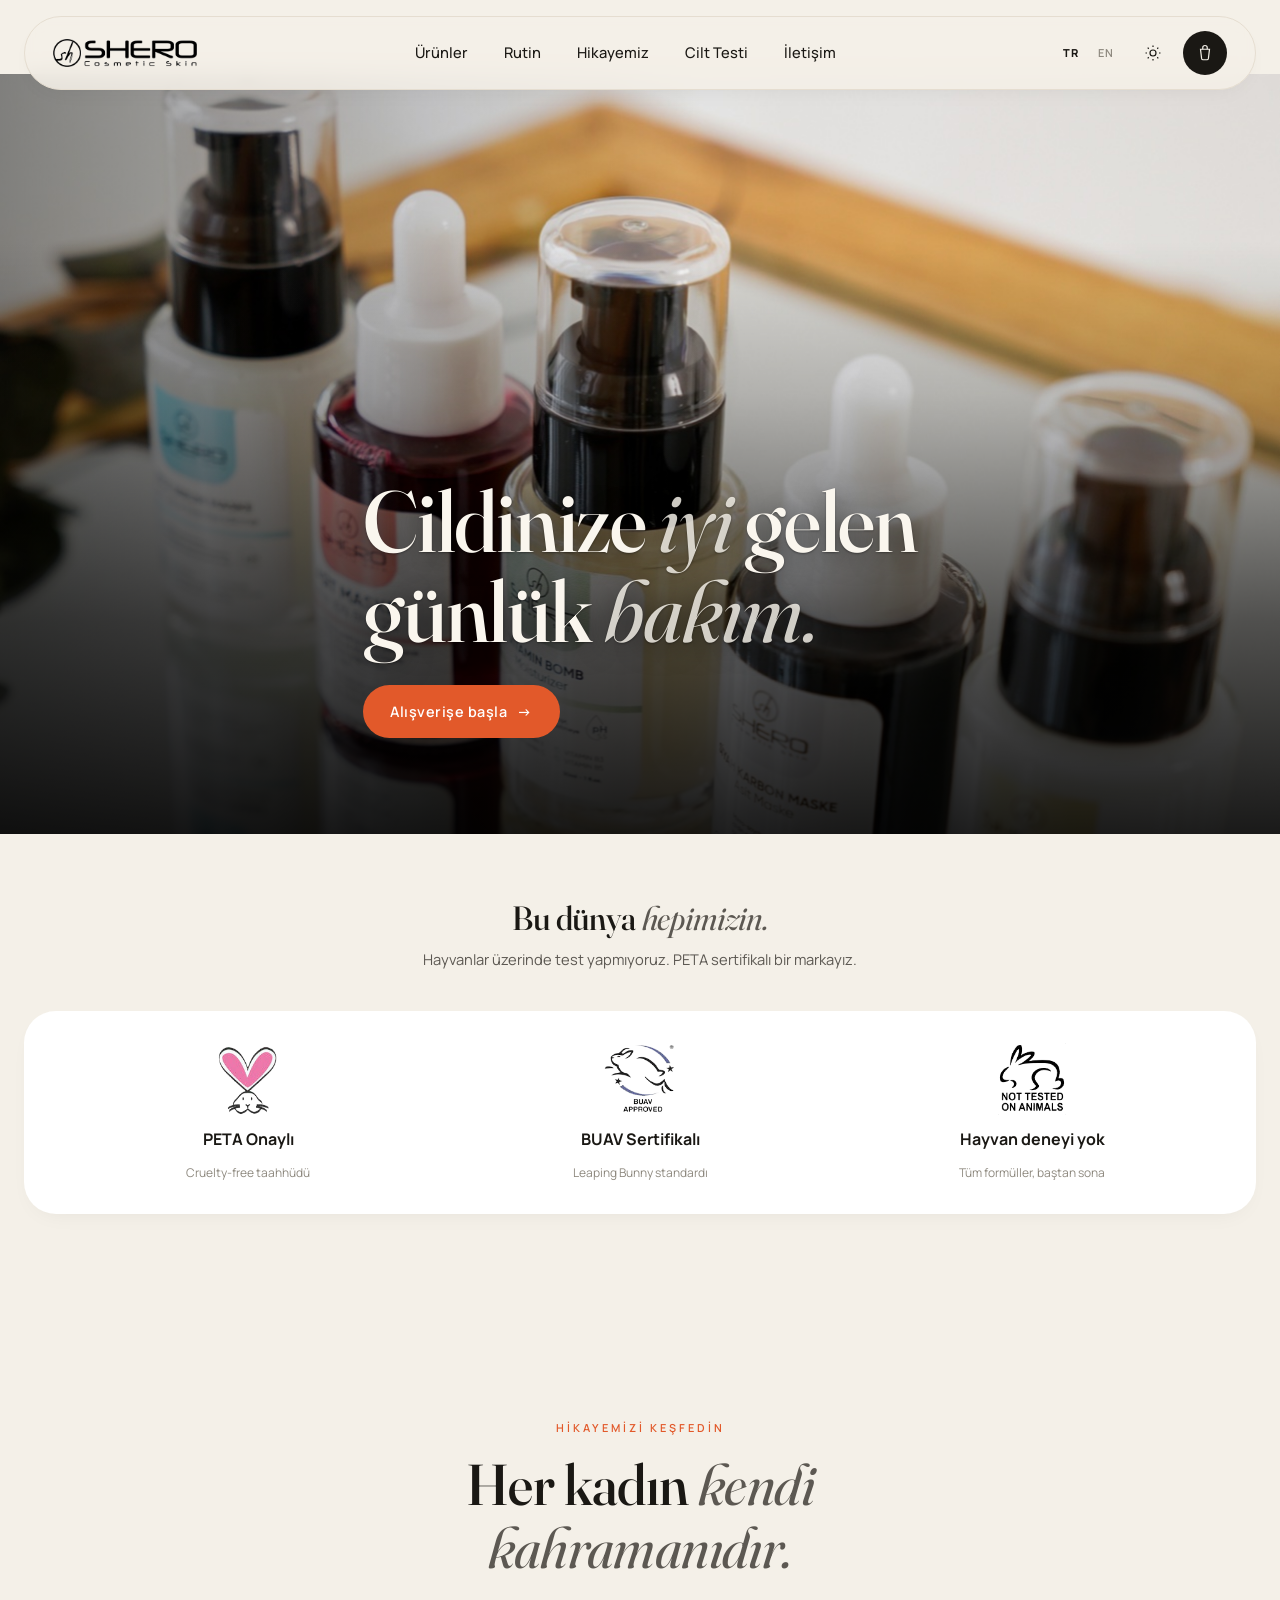
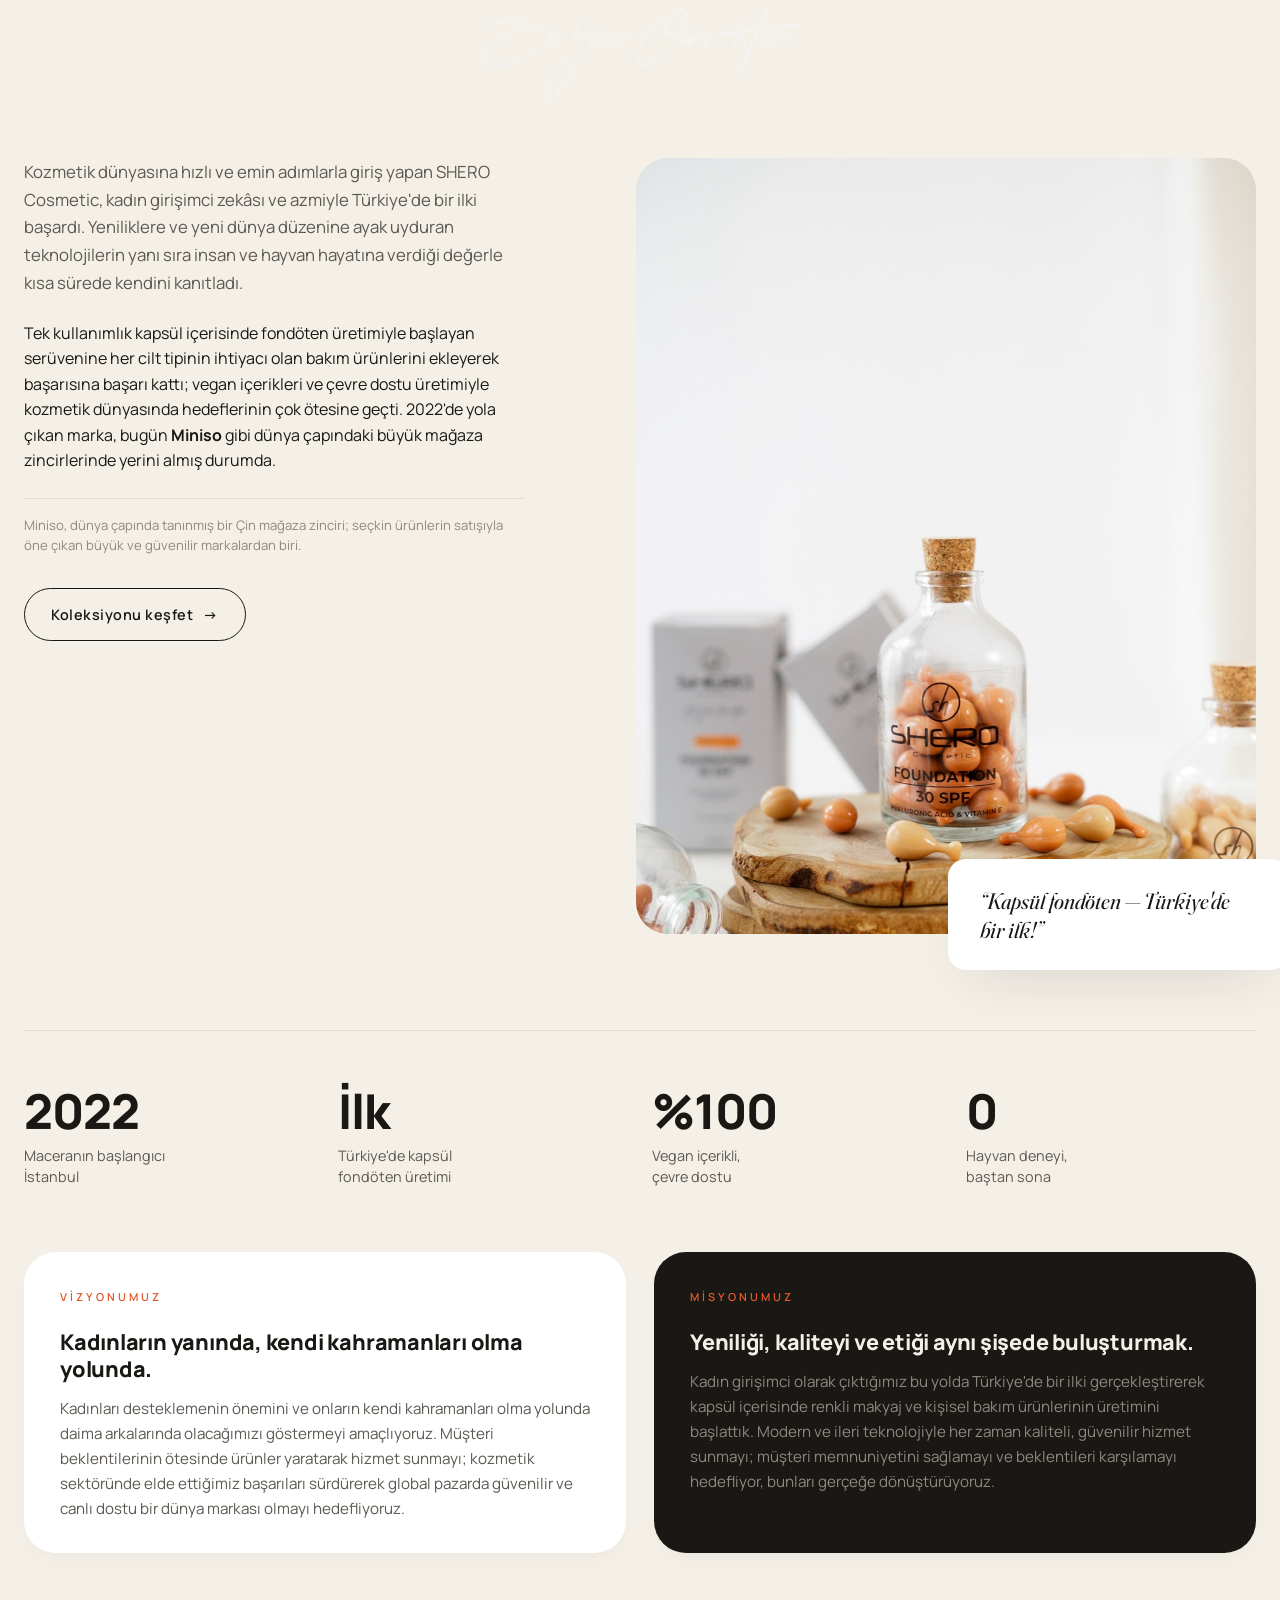
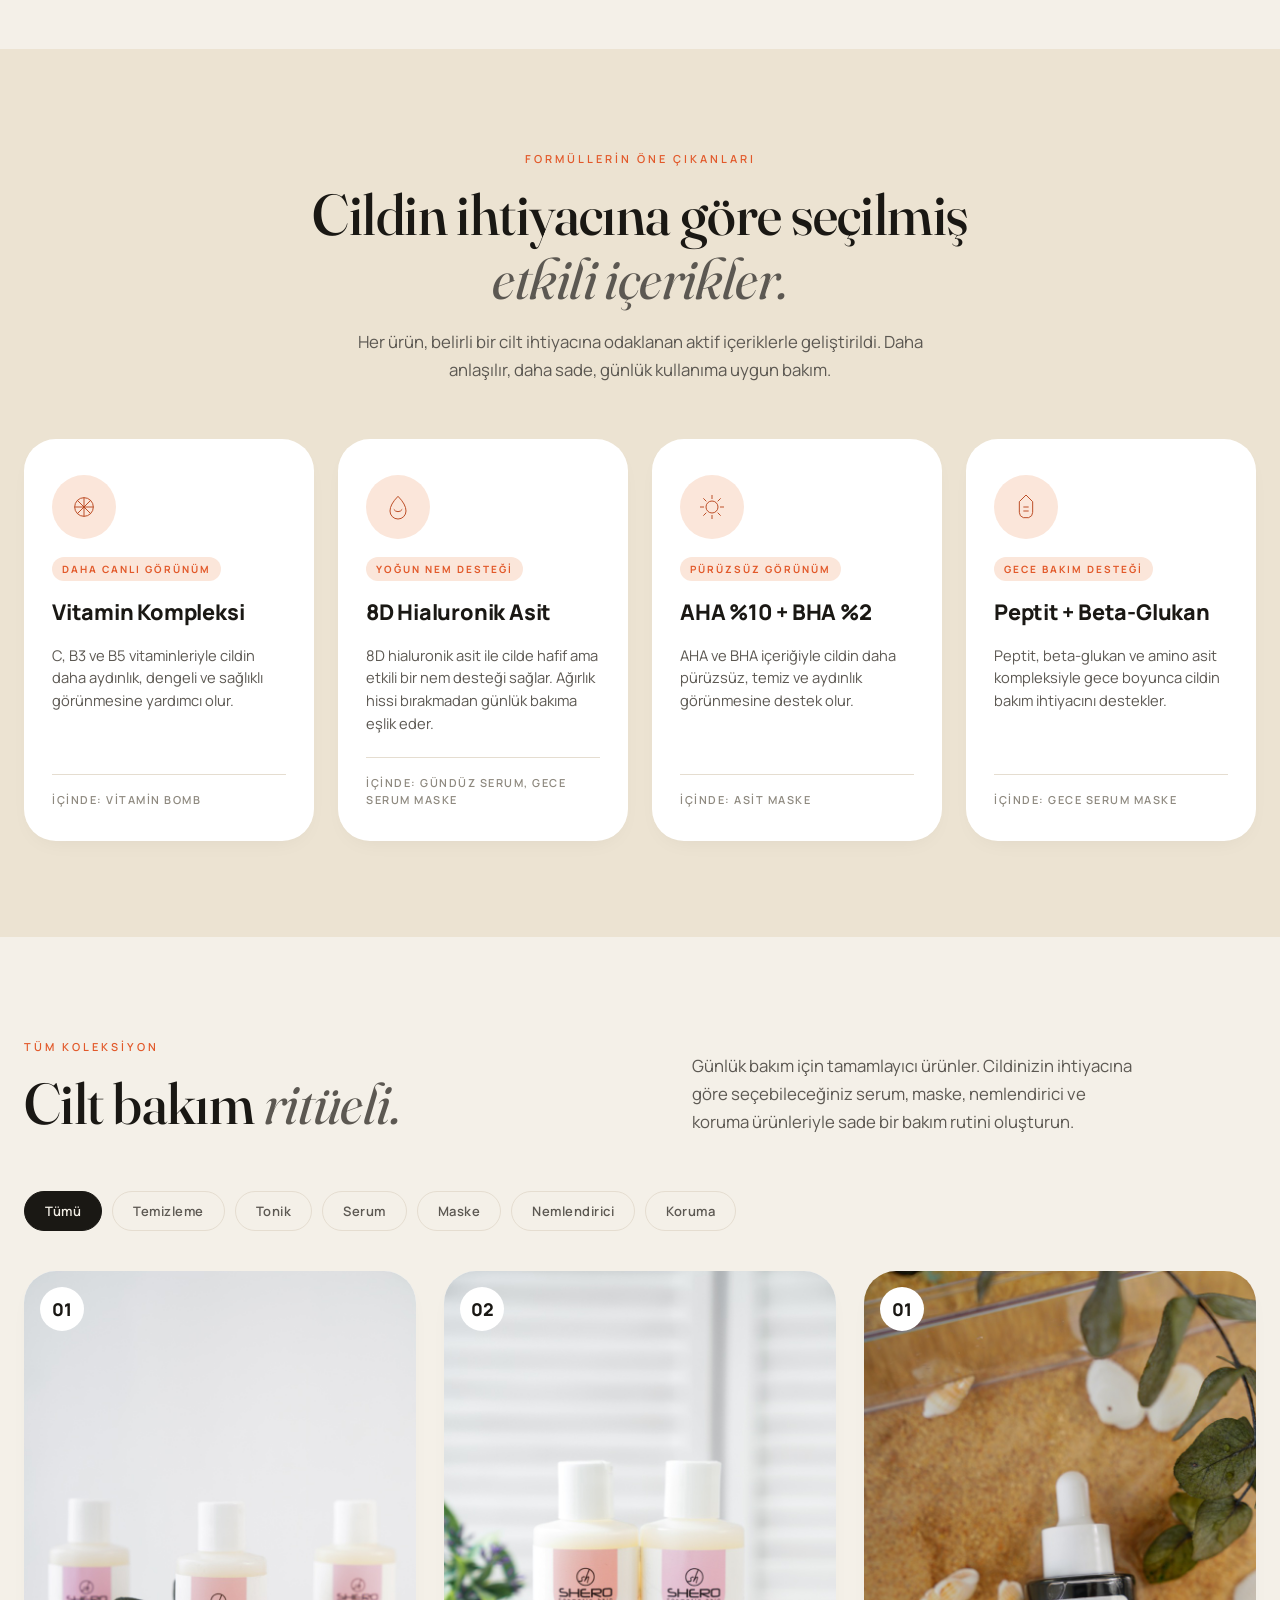
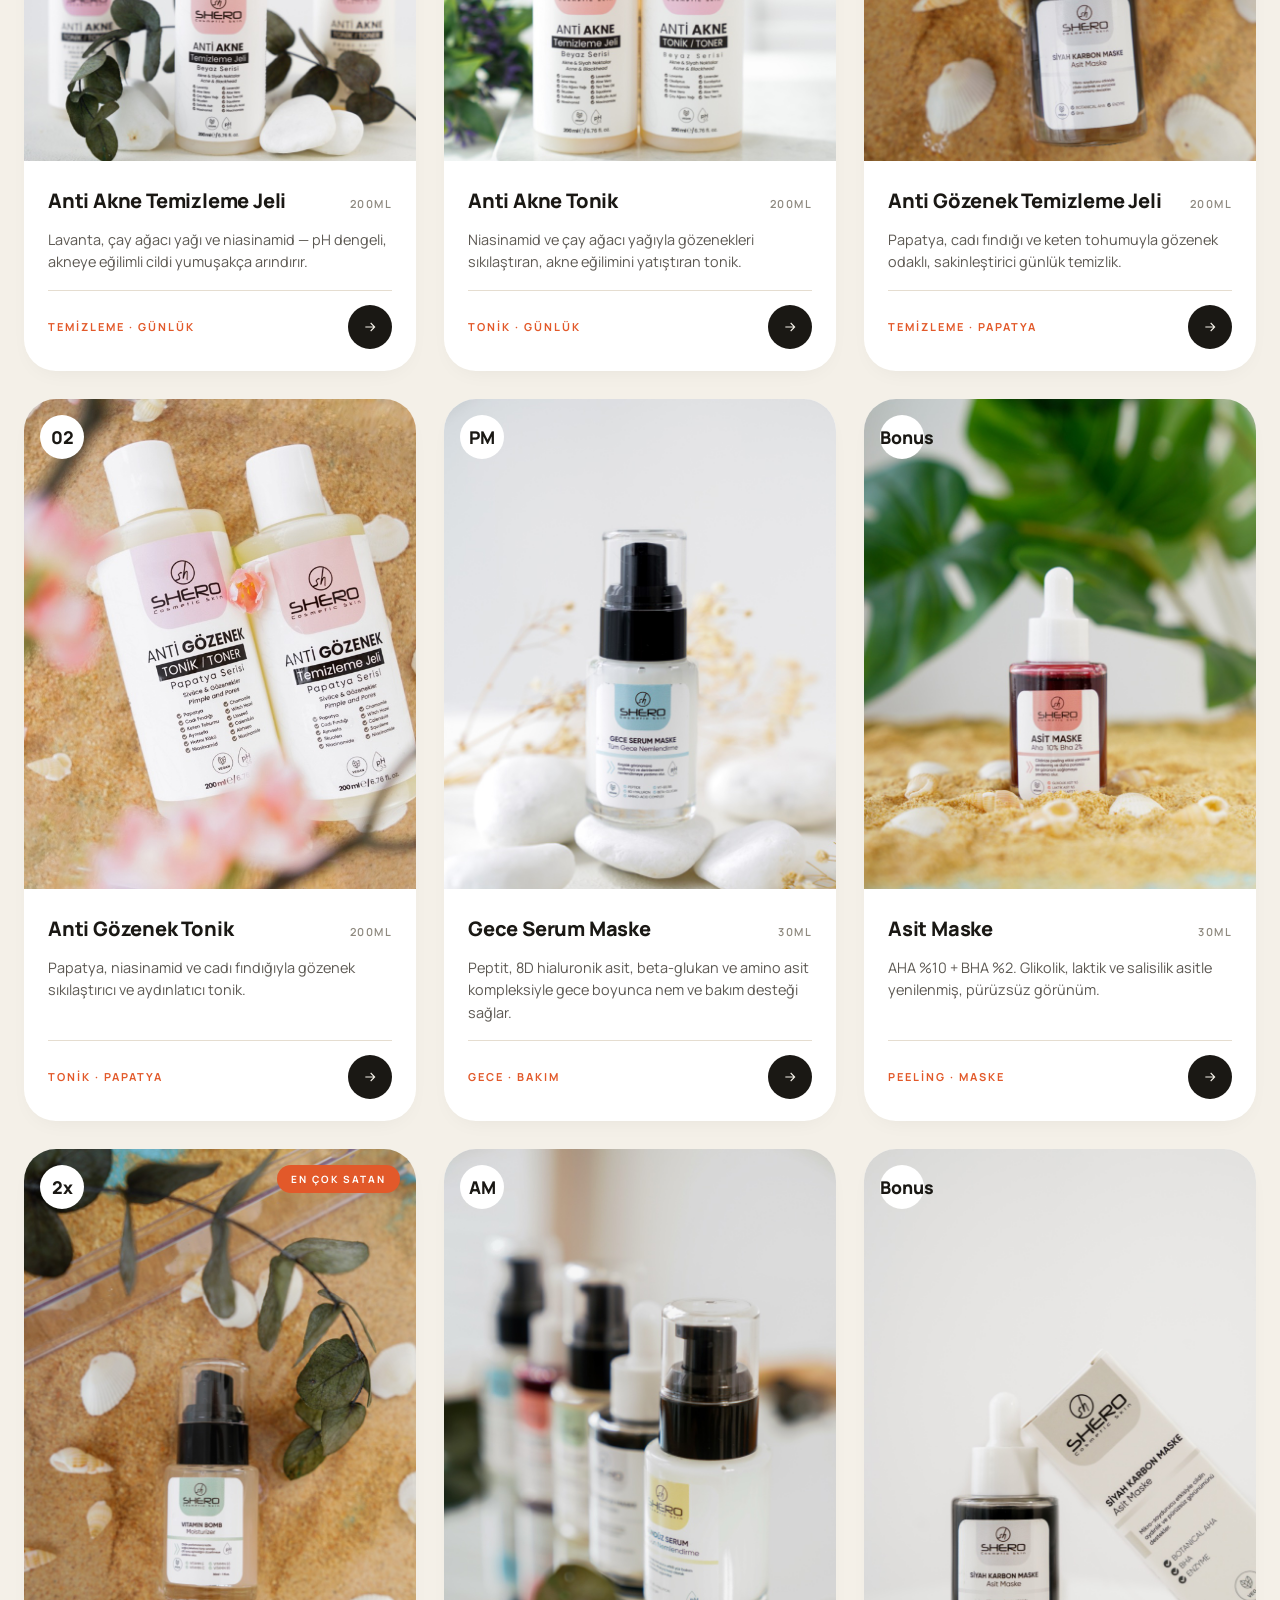
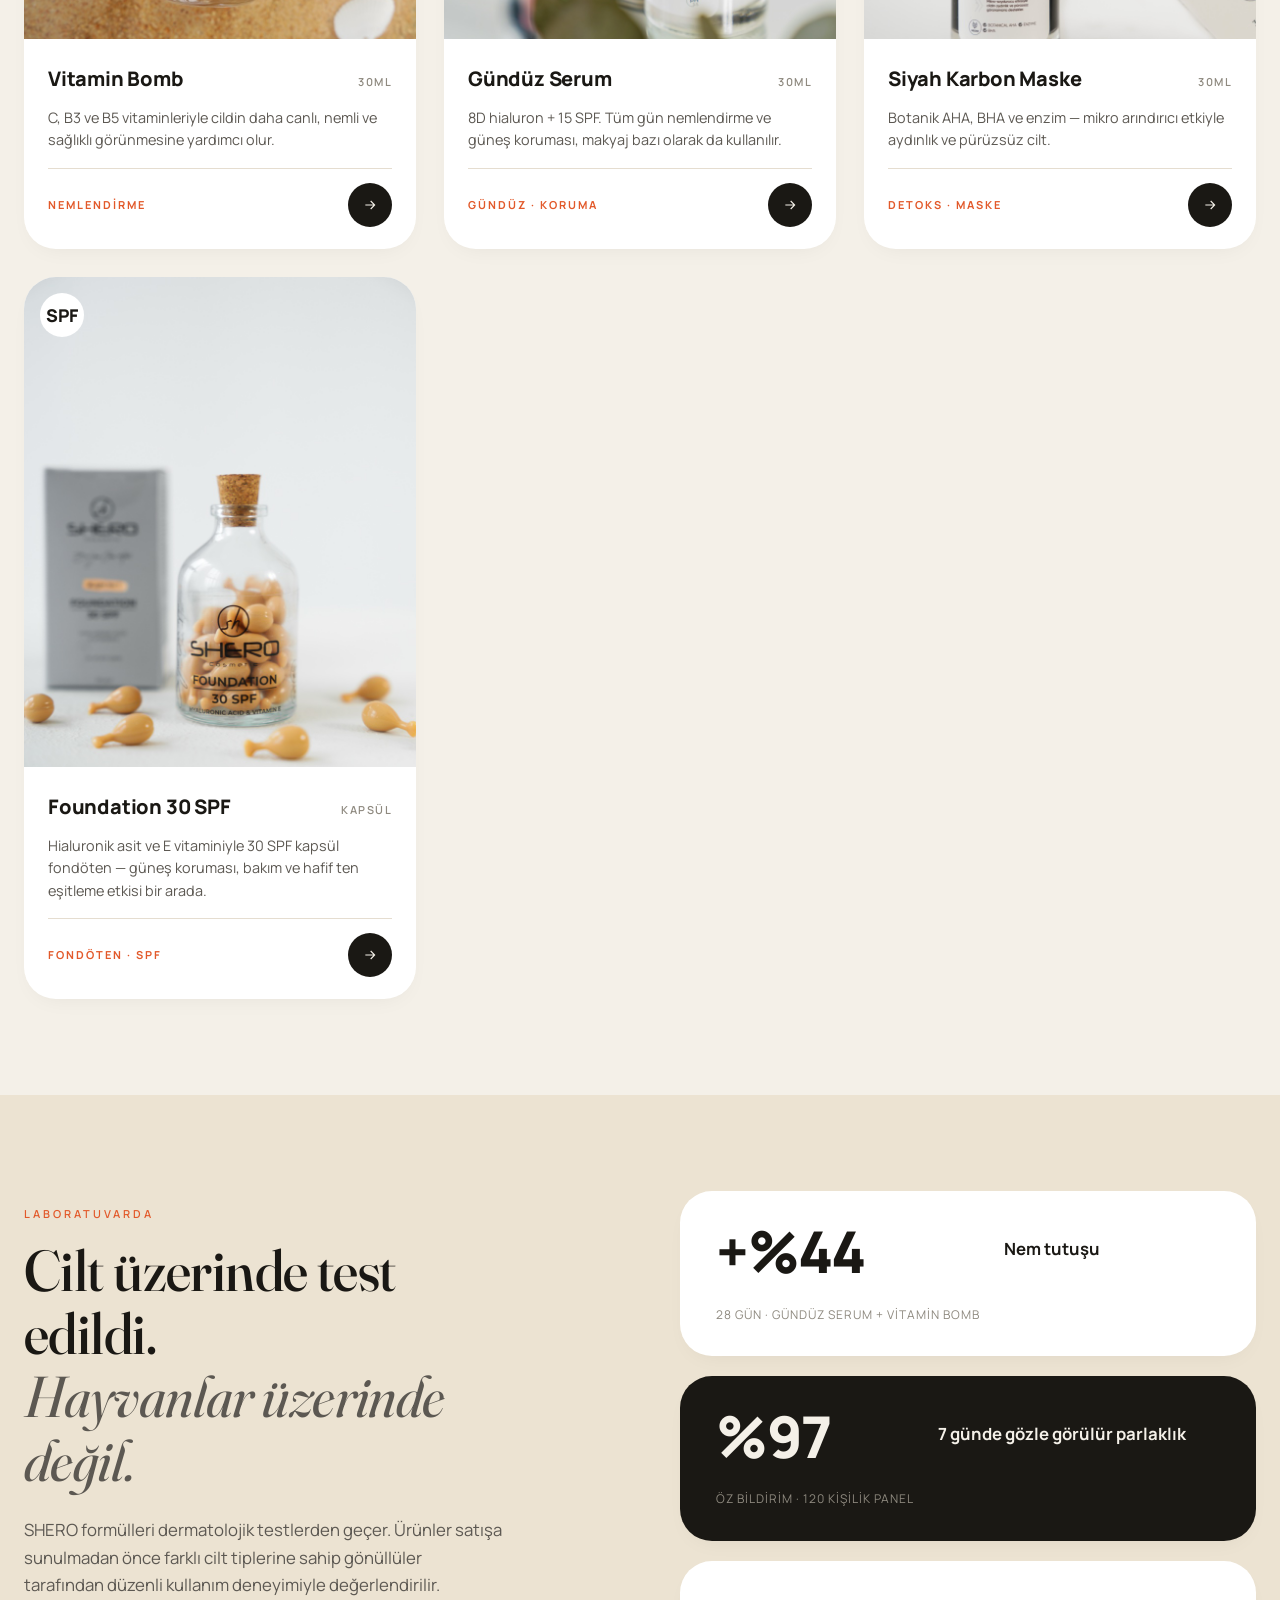
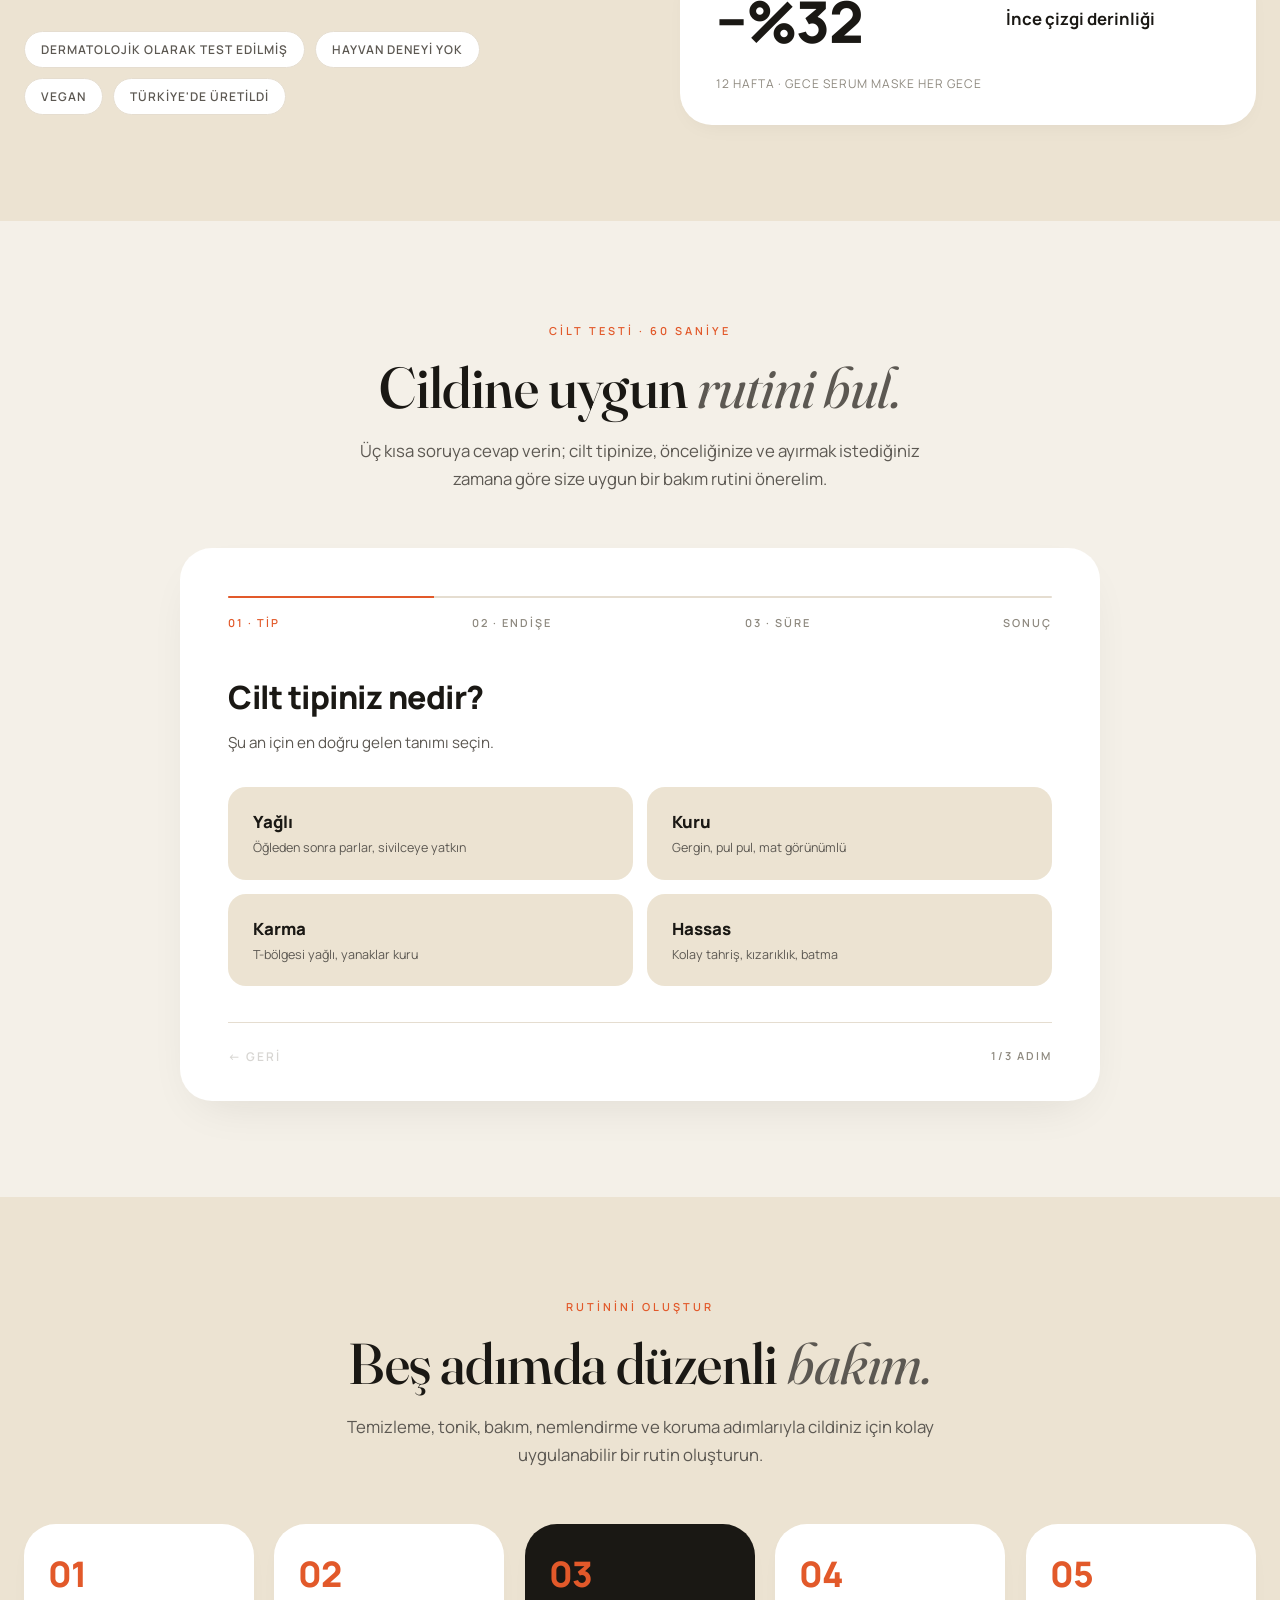
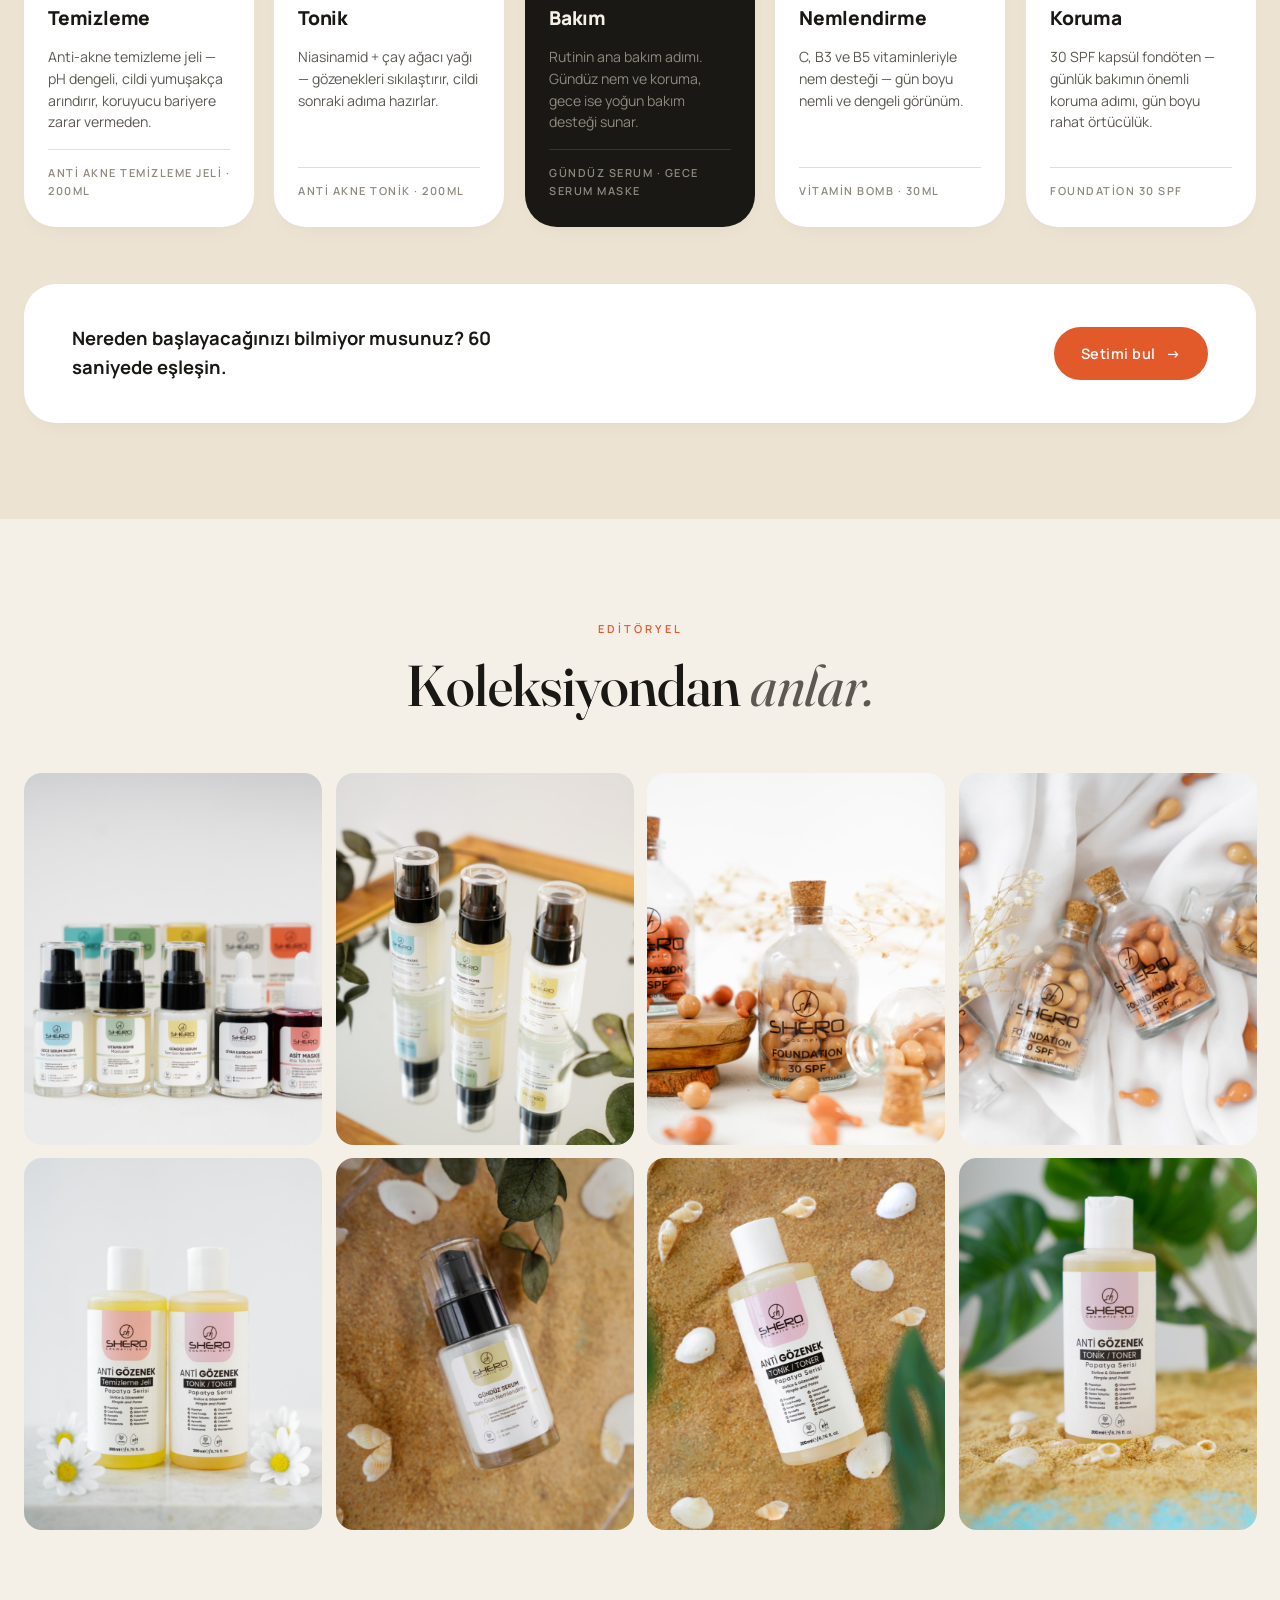
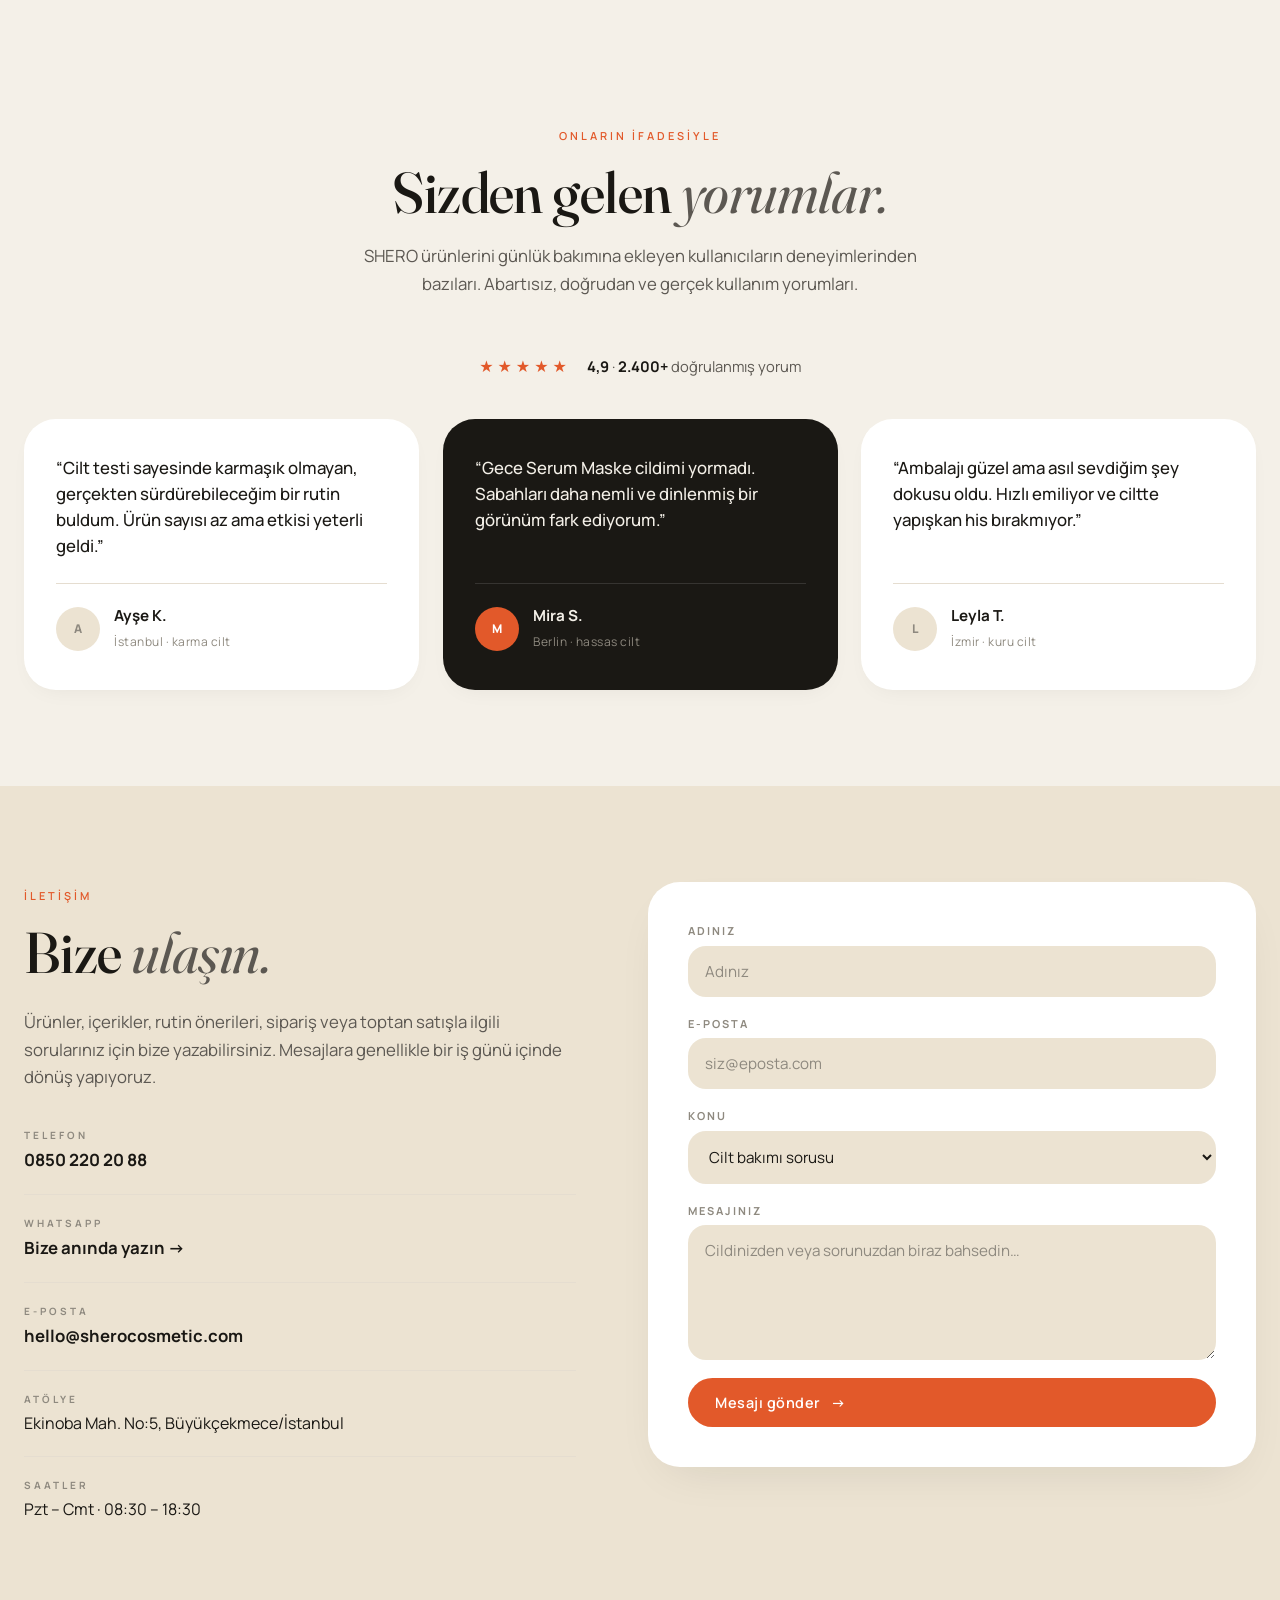
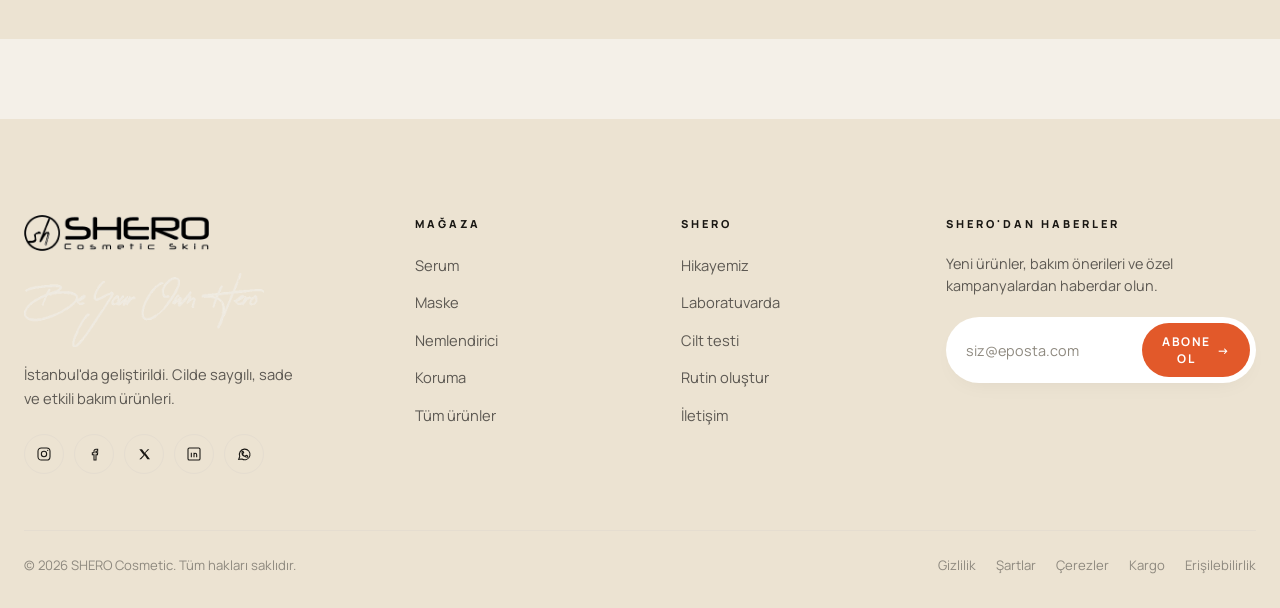
<file: index.html>
<!DOCTYPE html>
<html lang="tr">
<head>
<meta charset="UTF-8" />
<meta name="viewport" content="width=device-width, initial-scale=1.0" />
<meta name="theme-color" content="#F4F0E8" />
<title>SHERO Cosmetic — Cildinize iyi gelen günlük bakım</title>
<meta name="description" content="SHERO Cosmetic — İstanbul'da geliştirilen cilt bakım ürünleri. Sade içerikler, etkili formüller ve günlük kullanıma uygun bakım rutinleri." />

<!-- Indexing — staging deploy is noindex. Flip to "index, follow, max-image-preview:large"
     when DNS for sherocosmetic.com points at a real deploy. -->
<meta name="robots" content="noindex, nofollow" />
<link rel="canonical" href="https://sherocosmetic.com/" />

<!-- Language alternates (ADR-0014) -->
<link rel="alternate" hreflang="tr"        href="https://sherocosmetic.com/" />
<link rel="alternate" hreflang="en"        href="https://sherocosmetic.com/en/" />
<link rel="alternate" hreflang="x-default" href="https://sherocosmetic.com/" />

<!-- Open Graph -->
<meta property="og:type" content="website" />
<meta property="og:site_name" content="SHERO Cosmetic" />
<meta property="og:title" content="SHERO Cosmetic — Cildinize iyi gelen günlük bakım" />
<meta property="og:description" content="İstanbul'da geliştirilen cilt bakım ürünleri. Sade içerikler, etkili formüller ve günlük kullanıma uygun bakım rutinleri." />
<meta property="og:url" content="https://sherocosmetic.com/" />
<meta property="og:image" content="https://sherocosmetic.com/1200x630.png" />
<meta property="og:image:width" content="1200" />
<meta property="og:image:height" content="630" />
<meta property="og:image:alt" content="SHERO Cosmetic — Cilt bakım koleksiyonu" />
<meta property="og:locale" content="tr_TR" />
<meta property="og:locale:alternate" content="en_US" />

<!-- Twitter -->
<meta name="twitter:card" content="summary_large_image" />
<meta name="twitter:title" content="SHERO Cosmetic — Cildinize iyi gelen günlük bakım" />
<meta name="twitter:description" content="İstanbul'da geliştirilen cilt bakım ürünleri. Sade içerikler, etkili formüller ve günlük kullanıma uygun bakım rutinleri." />
<meta name="twitter:image" content="https://sherocosmetic.com/1200x630.png" />
<meta name="twitter:image:alt" content="SHERO Cosmetic — Cilt bakım koleksiyonu" />

<!-- Structured data -->
<script type="application/ld+json">
{
  "@context": "https://schema.org",
  "@graph": [
    {
      "@type": "Organization",
      "@id": "https://sherocosmetic.com/#organization",
      "name": "SHERO COSMETIC",
      "url": "https://sherocosmetic.com/",
      "logo": "https://sherocosmetic.com/1200x630.png",
      "image": "https://sherocosmetic.com/1200x630.png",
      "description": "İstanbul'da geliştirilen cilt bakım ürünleri. Sade içerikler, etkili formüller ve günlük kullanıma uygun bakım rutinleri.",
      "email": "hello@sherocosmetic.com",
      "telephone": "+90-850-220-2088",
      "address": {
        "@type": "PostalAddress",
        "streetAddress": "Ekinoba Mah. No:5",
        "addressLocality": "Büyükçekmece",
        "addressRegion": "İstanbul",
        "addressCountry": "TR"
      },
      "openingHoursSpecification": {
        "@type": "OpeningHoursSpecification",
        "dayOfWeek": ["Monday","Tuesday","Wednesday","Thursday","Friday","Saturday"],
        "opens": "08:30",
        "closes": "18:30"
      },
      "sameAs": [
        "https://www.facebook.com/sherocosmetic",
        "https://twitter.com/sherocosmetic",
        "https://www.linkedin.com/company/sherocosmetic/",
        "https://www.instagram.com/sherocosmetic/"
      ]
    },
    {
      "@type": "WebSite",
      "@id": "https://sherocosmetic.com/#website",
      "url": "https://sherocosmetic.com/",
      "name": "SHERO Cosmetic",
      "description": "İstanbul'da geliştirilen cilt bakım ürünleri.",
      "publisher": { "@id": "https://sherocosmetic.com/#organization" },
      "inLanguage": "tr"
    }
  ]
}
</script>

<!-- Apply persisted theme BEFORE the stylesheet so there's no flash. -->
<script>
(function () {
  try {
    var t = localStorage.getItem('shero-theme');
    if (t === 'dark' || t === 'light') {
      document.documentElement.setAttribute('data-theme', t);
    }
  } catch (e) {}
})();
</script>

<link rel="preconnect" href="https://fonts.googleapis.com" />
<link rel="preconnect" href="https://fonts.gstatic.com" crossorigin />
<link rel="preconnect" href="https://cdn.jsdelivr.net" crossorigin />
<link href="https://fonts.googleapis.com/css2?family=Fraunces:ital,opsz,wght@0,9..144,400..600;1,9..144,400..500&family=Manrope:wght@400;500;600;700;800&display=swap" rel="stylesheet" />
<link rel="stylesheet" href="styles.css" />
</head>
<body>

<!-- Screen-reader announcer -->
<div class="sr-only" aria-live="polite" aria-atomic="true" id="a11y-announcer"></div>

<!-- ============ HEADER ============ -->
<header class="site-header" id="siteHeader">
  <div class="site-header__inner">
    <a href="#hero" class="logo" aria-label="SHERO Cosmetic — Anasayfa">
      <img src="shero-black.png" alt="SHERO" class="logo__img" width="800" height="156" />
    </a>

    <nav class="nav" aria-label="Ana menü">
      <a href="#products">Ürünler</a>
      <a href="#routine">Rutin</a>
      <a href="#about">Hikayemiz</a>
      <a href="#quiz">Cilt Testi</a>
      <a href="#contact">İletişim</a>
    </nav>

    <div class="header__actions">
      <div class="lang-switch" role="group" aria-label="Dil seçimi">
        <a href="./" class="lang-switch__opt is-active" hreflang="tr" aria-current="true">TR</a>
        <a href="en/" class="lang-switch__opt" hreflang="en">EN</a>
      </div>
      <button class="icon-btn" id="themeToggle" aria-label="Temayı değiştir">
        <svg viewBox="0 0 24 24" fill="none" stroke="currentColor" aria-hidden="true">
          <circle cx="12" cy="12" r="4"/>
          <path d="M12 2v2M12 20v2M4.93 4.93l1.41 1.41M17.66 17.66l1.41 1.41M2 12h2M20 12h2M4.93 19.07l1.41-1.41M17.66 6.34l1.41-1.41"/>
        </svg>
      </button>
      <button class="icon-btn icon-btn--cart" aria-label="Sepet">
        <svg viewBox="0 0 24 24" fill="none" stroke="currentColor" aria-hidden="true">
          <path d="M6 7h12l-1.5 12.5a2 2 0 0 1-2 1.5h-5a2 2 0 0 1-2-1.5L6 7z"/>
          <path d="M9 7V5a3 3 0 0 1 6 0v2"/>
        </svg>
      </button>
      <button class="menu-btn" id="menuBtn" aria-label="Menü" aria-controls="mobileNav" aria-expanded="false">
        <span></span><span></span><span></span>
      </button>
    </div>
  </div>
</header>

<!-- ============ HERO (magazine cover) ============ -->
<section class="hero" id="hero">
  <img class="hero__photo" src="assets/photos/hero-collection.jpg" alt="SHERO cilt bakım koleksiyonu — ayna üzerinde okaliptus dallarıyla" />
  <div class="hero__overlay" aria-hidden="true"></div>
  <div class="container">
    <div class="hero__inner">
      <div class="hero__copy">
        <h1 class="hero__title">
          Cildinize <em>iyi</em> gelen<br/>
          günlük <em>bakım.</em>
        </h1>
        <div class="hero__actions">
          <a class="btn btn--primary" href="#products" data-cta data-cta-campaign="hero" data-cta-content="alisverise-basla">
            Alışverişe başla <span class="arrow">→</span>
          </a>
        </div>
      </div>
    </div>
  </div>
</section>

<!-- ============ TRUST ROW ============ -->
<section class="trust-section">
  <div class="container">
    <div class="trust-section__head" data-reveal>
      <p class="trust-section__tagline">Bu dünya <em>hepimizin.</em></p>
      <p class="trust-section__sub">Hayvanlar üzerinde test yapmıyoruz. PETA sertifikalı bir markayız.</p>
    </div>
    <div class="trust-row" aria-label="Sertifikalarımız">
      <div class="trust-item trust-item--badge">
        <img src="badges/PETAlogo.png" alt="PETA cruelty-free amblemi" class="trust-item__badge" />
        <span class="trust-item__label">PETA Onaylı</span>
        <span class="trust-item__hint">Cruelty-free taahhüdü</span>
      </div>
      <div class="trust-item trust-item--badge">
        <img src="badges/buavlogo.png" alt="BUAV Approved Leaping Bunny amblemi" class="trust-item__badge" />
        <span class="trust-item__label">BUAV Sertifikalı</span>
        <span class="trust-item__hint">Leaping Bunny standardı</span>
      </div>
      <div class="trust-item trust-item--badge">
        <img src="badges/noanimaltest.png" alt="Hayvanlar üzerinde test edilmemiştir amblemi" class="trust-item__badge" />
        <span class="trust-item__label">Hayvan deneyi yok</span>
        <span class="trust-item__hint">Tüm formüller, baştan sona</span>
      </div>
    </div>
  </div>
</section>

<!-- ============ ABOUT / BRAND STORY ============ -->
<section class="section about" id="about">
  <div class="container">
    <div class="section-head about__head" data-reveal>
      <span class="eyebrow">Hikayemizi Keşfedin</span>
      <h2 class="section-title">
        Her kadın <em>kendi</em><br/>
        <em>kahramanıdır.</em>
      </h2>
      <img src="beyourownhero.png" alt="Be your own hero" class="about__signature" />
    </div>

    <div class="about__grid">
      <div class="about__copy" data-reveal>
        <p class="lead">
          Kozmetik dünyasına hızlı ve emin adımlarla giriş yapan
          SHERO Cosmetic, kadın girişimci zekâsı ve azmiyle
          Türkiye'de bir ilki başardı. Yeniliklere ve yeni dünya
          düzenine ayak uyduran teknolojilerin yanı sıra insan ve
          hayvan hayatına verdiği değerle kısa sürede kendini
          kanıtladı.
        </p>
        <p>
          Tek kullanımlık kapsül içerisinde fondöten üretimiyle
          başlayan serüvenine her cilt tipinin ihtiyacı olan bakım
          ürünlerini ekleyerek başarısına başarı kattı; vegan
          içerikleri ve çevre dostu üretimiyle kozmetik dünyasında
          hedeflerinin çok ötesine geçti. 2022'de yola çıkan marka,
          bugün <strong>Miniso</strong> gibi dünya çapındaki büyük
          mağaza zincirlerinde yerini almış durumda.
        </p>
        <p class="about__note">
          Miniso, dünya çapında tanınmış bir Çin mağaza zinciri;
          seçkin ürünlerin satışıyla öne çıkan büyük ve güvenilir
          markalardan biri.
        </p>
        <a href="#products" class="btn btn--ghost">Koleksiyonu keşfet <span class="arrow">→</span></a>
      </div>

      <div class="about__visual" data-reveal>
        <div class="about__image" data-asset="about-atelier">
          <img src="assets/photos/about-atelier.jpg" alt="SHERO Foundation kapsüller — ahşap disk üzerinde, kuru çiçeklerle" />
        </div>
        <blockquote class="about__quote">
          <p>&ldquo;Kapsül fondöten &mdash; Türkiye'de bir ilk!&rdquo;</p>
        </blockquote>
      </div>
    </div>

    <div class="about__stats">
      <div class="about__stat">
        <strong>2022</strong>
        <span>Maceranın başlangıcı<br/>İstanbul</span>
      </div>
      <div class="about__stat">
        <strong>İlk</strong>
        <span>Türkiye'de kapsül<br/>fondöten üretimi</span>
      </div>
      <div class="about__stat">
        <strong>%100</strong>
        <span>Vegan içerikli,<br/>çevre dostu</span>
      </div>
      <div class="about__stat">
        <strong>0</strong>
        <span>Hayvan deneyi,<br/>baştan sona</span>
      </div>
    </div>

    <div class="about__values" data-reveal>
      <article class="value-card">
        <span class="eyebrow">Vizyonumuz</span>
        <h3>Kadınların yanında, kendi kahramanları olma yolunda.</h3>
        <p>Kadınları desteklemenin önemini ve onların kendi kahramanları olma yolunda daima arkalarında olacağımızı göstermeyi amaçlıyoruz. Müşteri beklentilerinin ötesinde ürünler yaratarak hizmet sunmayı; kozmetik sektöründe elde ettiğimiz başarıları sürdürerek global pazarda güvenilir ve canlı dostu bir dünya markası olmayı hedefliyoruz.</p>
      </article>
      <article class="value-card value-card--accent">
        <span class="eyebrow">Misyonumuz</span>
        <h3>Yeniliği, kaliteyi ve etiği aynı şişede buluşturmak.</h3>
        <p>Kadın girişimci olarak çıktığımız bu yolda Türkiye'de bir ilki gerçekleştirerek kapsül içerisinde renkli makyaj ve kişisel bakım ürünlerinin üretimini başlattık. Modern ve ileri teknolojiyle her zaman kaliteli, güvenilir hizmet sunmayı; müşteri memnuniyetini sağlamayı ve beklentileri karşılamayı hedefliyor, bunları gerçeğe dönüştürüyoruz.</p>
      </article>
    </div>
  </div>
</section>

<!-- ============ INGREDIENTS GRID ============ -->
<section class="section section--sand ingredients" id="ingredients">
  <div class="container">
    <div class="section-head">
      <span class="eyebrow">Formüllerin öne çıkanları</span>
      <h2 class="section-title">Cildin ihtiyacına göre seçilmiş <em>etkili içerikler.</em></h2>
      <p class="lead">Her ürün, belirli bir cilt ihtiyacına odaklanan aktif içeriklerle geliştirildi. Daha anlaşılır, daha sade, günlük kullanıma uygun bakım.</p>
    </div>

    <div class="ingredients__grid">
      <article class="ingredient" data-reveal>
        <div class="ingredient__icon" aria-hidden="true">
          <svg viewBox="0 0 48 48" fill="none" stroke="currentColor" stroke-width="1.4">
            <circle cx="24" cy="24" r="14"/>
            <path d="M24 10v28M10 24h28M14 14l20 20M34 14L14 34"/>
          </svg>
        </div>
        <span class="ingredient__chip">Daha canlı görünüm</span>
        <h3>Vitamin Kompleksi</h3>
        <p>C, B3 ve B5 vitaminleriyle cildin daha aydınlık, dengeli ve sağlıklı görünmesine yardımcı olur.</p>
        <span class="ingredient__where">İçinde: Vitamin Bomb</span>
      </article>

      <article class="ingredient" data-reveal>
        <div class="ingredient__icon" aria-hidden="true">
          <svg viewBox="0 0 48 48" fill="none" stroke="currentColor" stroke-width="1.4">
            <path d="M24 8 Q12 20 12 30 a12 12 0 0 0 24 0 Q36 20 24 8 Z"/>
            <path d="M18 28 Q20 31 24 31 Q28 31 30 28" stroke-linecap="round"/>
          </svg>
        </div>
        <span class="ingredient__chip">Yoğun nem desteği</span>
        <h3>8D Hialuronik Asit</h3>
        <p>8D hialuronik asit ile cilde hafif ama etkili bir nem desteği sağlar. Ağırlık hissi bırakmadan günlük bakıma eşlik eder.</p>
        <span class="ingredient__where">İçinde: Gündüz Serum, Gece Serum Maske</span>
      </article>

      <article class="ingredient" data-reveal>
        <div class="ingredient__icon" aria-hidden="true">
          <svg viewBox="0 0 48 48" fill="none" stroke="currentColor" stroke-width="1.4">
            <circle cx="24" cy="24" r="9"/>
            <path d="M24 6v6M24 36v6M6 24h6M36 24h6M11 11l4.5 4.5M32.5 32.5l4.5 4.5M37 11l-4.5 4.5M15.5 32.5L11 37"/>
          </svg>
        </div>
        <span class="ingredient__chip">Pürüzsüz görünüm</span>
        <h3>AHA %10 + BHA %2</h3>
        <p>AHA ve BHA içeriğiyle cildin daha pürüzsüz, temiz ve aydınlık görünmesine destek olur.</p>
        <span class="ingredient__where">İçinde: Asit Maske</span>
      </article>

      <article class="ingredient" data-reveal>
        <div class="ingredient__icon" aria-hidden="true">
          <svg viewBox="0 0 48 48" fill="none" stroke="currentColor" stroke-width="1.4">
            <path d="M14 16 L24 6 L34 16 L34 32 Q34 38 28 40 L20 40 Q14 38 14 32 Z"/>
            <path d="M20 24 H28 M20 30 H28"/>
          </svg>
        </div>
        <span class="ingredient__chip">Gece bakım desteği</span>
        <h3>Peptit + Beta-Glukan</h3>
        <p>Peptit, beta-glukan ve amino asit kompleksiyle gece boyunca cildin bakım ihtiyacını destekler.</p>
        <span class="ingredient__where">İçinde: Gece Serum Maske</span>
      </article>
    </div>
  </div>
</section>

<!-- ============ FULL PRODUCT GRID ============ -->
<section class="section products" id="products">
  <div class="container">
    <div class="section-head section-head--split">
      <div>
        <span class="eyebrow">Tüm koleksiyon</span>
        <h2 class="section-title">Cilt bakım <em>ritüeli.</em></h2>
      </div>
      <p class="lead">Günlük bakım için tamamlayıcı ürünler. Cildinizin ihtiyacına göre seçebileceğiniz serum, maske, nemlendirici ve koruma ürünleriyle sade bir bakım rutini oluşturun.</p>
    </div>

    <div class="products__filters" role="tablist" aria-label="Ürün kategorileri">
      <button class="chip is-active" data-filter="all" role="tab" aria-selected="true">Tümü</button>
      <button class="chip" data-filter="temizleme" role="tab" aria-selected="false">Temizleme</button>
      <button class="chip" data-filter="tonik" role="tab" aria-selected="false">Tonik</button>
      <button class="chip" data-filter="serum" role="tab" aria-selected="false">Serum</button>
      <button class="chip" data-filter="maske" role="tab" aria-selected="false">Maske</button>
      <button class="chip" data-filter="nemlendirici" role="tab" aria-selected="false">Nemlendirici</button>
      <button class="chip" data-filter="koruma" role="tab" aria-selected="false">Koruma</button>
    </div>

    <div class="products__grid">
      <article class="product-card" data-category="temizleme" data-reveal>
        <div class="product-card__image" data-asset="product-anti-akne-temizleme">
          <span class="product-card__step">01</span>
          <img src="assets/photos/product-anti-akne-temizleme.jpg" alt="Anti Akne Temizleme Jeli — Beyaz Serisi şişeleri okaliptus yapraklarıyla" />
        </div>
        <div class="product-card__body">
          <div class="product-card__head">
            <h3>Anti Akne Temizleme Jeli</h3>
            <span class="product-card__size">200ml</span>
          </div>
          <p>Lavanta, çay ağacı yağı ve niasinamid &mdash; pH dengeli, akneye eğilimli cildi yumuşakça arındırır.</p>
          <div class="product-card__foot">
            <span class="product-card__price">Temizleme &middot; Günlük</span>
            <a href="#" class="product-card__cta" data-cta data-cta-campaign="products" data-cta-content="anti-akne-temizleme" aria-label="Anti Akne Temizleme Jeli al">
              <svg viewBox="0 0 24 24" fill="none" stroke="currentColor" stroke-width="1.6" aria-hidden="true"><path d="M5 12h14M13 6l6 6-6 6"/></svg>
            </a>
          </div>
        </div>
      </article>

      <article class="product-card" data-category="tonik" data-reveal>
        <div class="product-card__image" data-asset="product-anti-akne-tonik">
          <span class="product-card__step">02</span>
          <img src="assets/photos/product-anti-akne-tonik.jpg" alt="Anti Akne Tonik ve Temizleme Jeli ikilisi, mermer üzerinde lavanta ile" />
        </div>
        <div class="product-card__body">
          <div class="product-card__head">
            <h3>Anti Akne Tonik</h3>
            <span class="product-card__size">200ml</span>
          </div>
          <p>Niasinamid ve çay ağacı yağıyla gözenekleri sıkılaştıran, akne eğilimini yatıştıran tonik.</p>
          <div class="product-card__foot">
            <span class="product-card__price">Tonik &middot; Günlük</span>
            <a href="#" class="product-card__cta" data-cta data-cta-campaign="products" data-cta-content="anti-akne-tonik" aria-label="Anti Akne Tonik al">
              <svg viewBox="0 0 24 24" fill="none" stroke="currentColor" stroke-width="1.6" aria-hidden="true"><path d="M5 12h14M13 6l6 6-6 6"/></svg>
            </a>
          </div>
        </div>
      </article>

      <article class="product-card" data-category="temizleme" data-reveal>
        <div class="product-card__image" data-asset="product-anti-gozenek-temizleme">
          <span class="product-card__step">01</span>
          <img src="assets/photos/product-anti-gozenek-temizleme.jpg" alt="Anti Gözenek Temizleme Jeli ve Tonik ikilisi, kum üzerinde erik çiçekleriyle" />
        </div>
        <div class="product-card__body">
          <div class="product-card__head">
            <h3>Anti Gözenek Temizleme Jeli</h3>
            <span class="product-card__size">200ml</span>
          </div>
          <p>Papatya, cadı fındığı ve keten tohumuyla gözenek odaklı, sakinleştirici günlük temizlik.</p>
          <div class="product-card__foot">
            <span class="product-card__price">Temizleme &middot; Papatya</span>
            <a href="#" class="product-card__cta" data-cta data-cta-campaign="products" data-cta-content="anti-gozenek-temizleme" aria-label="Anti Gözenek Temizleme Jeli al">
              <svg viewBox="0 0 24 24" fill="none" stroke="currentColor" stroke-width="1.6" aria-hidden="true"><path d="M5 12h14M13 6l6 6-6 6"/></svg>
            </a>
          </div>
        </div>
      </article>

      <article class="product-card" data-category="tonik" data-reveal>
        <div class="product-card__image" data-asset="product-anti-gozenek-tonik">
          <span class="product-card__step">02</span>
          <img src="assets/photos/product-anti-gozenek-tonik.jpg" alt="Anti Gözenek Tonik şişesi suyun üzerinde, kumlu sahilde" />
        </div>
        <div class="product-card__body">
          <div class="product-card__head">
            <h3>Anti Gözenek Tonik</h3>
            <span class="product-card__size">200ml</span>
          </div>
          <p>Papatya, niasinamid ve cadı fındığıyla gözenek sıkılaştırıcı ve aydınlatıcı tonik.</p>
          <div class="product-card__foot">
            <span class="product-card__price">Tonik &middot; Papatya</span>
            <a href="#" class="product-card__cta" data-cta data-cta-campaign="products" data-cta-content="anti-gozenek-tonik" aria-label="Anti Gözenek Tonik al">
              <svg viewBox="0 0 24 24" fill="none" stroke="currentColor" stroke-width="1.6" aria-hidden="true"><path d="M5 12h14M13 6l6 6-6 6"/></svg>
            </a>
          </div>
        </div>
      </article>

      <article class="product-card" data-category="serum" data-reveal>
        <div class="product-card__image" data-asset="product-gece-serum-maske">
          <span class="product-card__step">PM</span>
          <img src="assets/photos/product-gece-serum-maske.jpg" alt="Gece Serum Maske şişesi beyaz taşlar ve kurutulmuş çiçeklerle" />
        </div>
        <div class="product-card__body">
          <div class="product-card__head">
            <h3>Gece Serum Maske</h3>
            <span class="product-card__size">30ml</span>
          </div>
          <p>Peptit, 8D hialuronik asit, beta-glukan ve amino asit kompleksiyle gece boyunca nem ve bakım desteği sağlar.</p>
          <div class="product-card__foot">
            <span class="product-card__price">Gece · Bakım</span>
            <a href="#" class="product-card__cta" data-cta data-cta-campaign="products" data-cta-content="gece-serum-maske" aria-label="Gece Serum Maske al">
              <svg viewBox="0 0 24 24" fill="none" stroke="currentColor" stroke-width="1.6" aria-hidden="true"><path d="M5 12h14M13 6l6 6-6 6"/></svg>
            </a>
          </div>
        </div>
      </article>

      <article class="product-card" data-category="maske" data-reveal>
        <div class="product-card__image" data-asset="product-asit-maske">
          <span class="product-card__step">Bonus</span>
          <img src="assets/photos/product-asit-maske.jpg" alt="Asit Maske şişesi kum üzerinde monstera yaprağıyla" />
        </div>
        <div class="product-card__body">
          <div class="product-card__head">
            <h3>Asit Maske</h3>
            <span class="product-card__size">30ml</span>
          </div>
          <p>AHA %10 + BHA %2. Glikolik, laktik ve salisilik asitle yenilenmiş, pürüzsüz görünüm.</p>
          <div class="product-card__foot">
            <span class="product-card__price">Peeling · Maske</span>
            <a href="#" class="product-card__cta" data-cta data-cta-campaign="products" data-cta-content="asit-maske" aria-label="Asit Maske al">
              <svg viewBox="0 0 24 24" fill="none" stroke="currentColor" stroke-width="1.6" aria-hidden="true"><path d="M5 12h14M13 6l6 6-6 6"/></svg>
            </a>
          </div>
        </div>
      </article>

      <article class="product-card product-card--feature" data-category="nemlendirici" data-reveal>
        <div class="product-card__image" data-asset="product-vitamin-bomb">
          <span class="product-card__badge">En çok satan</span>
          <span class="product-card__step">2x</span>
          <img src="assets/photos/product-vitamin-bomb.jpg" alt="Vitamin Bomb şişesi kum üzerinde okaliptus yaprağıyla" />
        </div>
        <div class="product-card__body">
          <div class="product-card__head">
            <h3>Vitamin Bomb</h3>
            <span class="product-card__size">30ml</span>
          </div>
          <p>C, B3 ve B5 vitaminleriyle cildin daha canlı, nemli ve sağlıklı görünmesine yardımcı olur.</p>
          <div class="product-card__foot">
            <span class="product-card__price">Nemlendirme</span>
            <a href="#" class="product-card__cta" data-cta data-cta-campaign="products" data-cta-content="vitamin-bomb" aria-label="Vitamin Bomb al">
              <svg viewBox="0 0 24 24" fill="none" stroke="currentColor" stroke-width="1.6" aria-hidden="true"><path d="M5 12h14M13 6l6 6-6 6"/></svg>
            </a>
          </div>
        </div>
      </article>

      <article class="product-card" data-category="serum" data-reveal>
        <div class="product-card__image" data-asset="product-gunduz-serum">
          <span class="product-card__step">AM</span>
          <img src="assets/photos/product-gunduz-serum.jpg" alt="Gündüz Serum şişesi okaliptus arka planında, sıralı serum kompozisyonu" />
        </div>
        <div class="product-card__body">
          <div class="product-card__head">
            <h3>Gündüz Serum</h3>
            <span class="product-card__size">30ml</span>
          </div>
          <p>8D hialuron + 15 SPF. Tüm gün nemlendirme ve güneş koruması, makyaj bazı olarak da kullanılır.</p>
          <div class="product-card__foot">
            <span class="product-card__price">Gündüz · Koruma</span>
            <a href="#" class="product-card__cta" data-cta data-cta-campaign="products" data-cta-content="gunduz-serum" aria-label="Gündüz Serum al">
              <svg viewBox="0 0 24 24" fill="none" stroke="currentColor" stroke-width="1.6" aria-hidden="true"><path d="M5 12h14M13 6l6 6-6 6"/></svg>
            </a>
          </div>
        </div>
      </article>

      <article class="product-card" data-category="maske" data-reveal>
        <div class="product-card__image" data-asset="product-siyah-karbon-maske">
          <span class="product-card__step">Bonus</span>
          <img src="assets/photos/product-siyah-karbon-maske.jpg" alt="Siyah Karbon Maske şişesi ve eğik duran kutusu, beyaz stüdyo" />
        </div>
        <div class="product-card__body">
          <div class="product-card__head">
            <h3>Siyah Karbon Maske</h3>
            <span class="product-card__size">30ml</span>
          </div>
          <p>Botanik AHA, BHA ve enzim &mdash; mikro arındırıcı etkiyle aydınlık ve pürüzsüz cilt.</p>
          <div class="product-card__foot">
            <span class="product-card__price">Detoks · Maske</span>
            <a href="#" class="product-card__cta" data-cta data-cta-campaign="products" data-cta-content="siyah-karbon-maske" aria-label="Siyah Karbon Maske al">
              <svg viewBox="0 0 24 24" fill="none" stroke="currentColor" stroke-width="1.6" aria-hidden="true"><path d="M5 12h14M13 6l6 6-6 6"/></svg>
            </a>
          </div>
        </div>
      </article>

      <article class="product-card" data-category="koruma" data-reveal>
        <div class="product-card__image" data-asset="product-foundation">
          <span class="product-card__step">SPF</span>
          <img src="assets/photos/product-foundation.jpg" alt="SHERO Foundation 30 SPF kapsüllü şişe etrafa dağılmış kapsüller ve gri kutuyla" />
        </div>
        <div class="product-card__body">
          <div class="product-card__head">
            <h3>Foundation 30 SPF</h3>
            <span class="product-card__size">Kapsül</span>
          </div>
          <p>Hialuronik asit ve E vitaminiyle 30 SPF kapsül fondöten &mdash; güneş koruması, bakım ve hafif ten eşitleme etkisi bir arada.</p>
          <div class="product-card__foot">
            <span class="product-card__price">Fondöten · SPF</span>
            <a href="#" class="product-card__cta" data-cta data-cta-campaign="products" data-cta-content="foundation" aria-label="Foundation 30 SPF al">
              <svg viewBox="0 0 24 24" fill="none" stroke="currentColor" stroke-width="1.6" aria-hidden="true"><path d="M5 12h14M13 6l6 6-6 6"/></svg>
            </a>
          </div>
        </div>
      </article>
    </div>
  </div>
</section>

<!-- ============ LAB / CLINICAL RESULTS ============ -->
<section class="section section--sand lab" id="lab">
  <div class="container">
    <div class="lab__grid">
      <div class="lab__copy" data-reveal>
        <span class="eyebrow">Laboratuvarda</span>
        <h2 class="section-title">
          Cilt üzerinde test edildi.<br/>
          <em>Hayvanlar üzerinde değil.</em>
        </h2>
        <p class="lead">
          SHERO formülleri dermatolojik testlerden geçer. Ürünler
          satışa sunulmadan önce farklı cilt tiplerine sahip
          gönüllüler tarafından düzenli kullanım deneyimiyle
          değerlendirilir.
        </p>
        <div class="lab__certs">
          <span class="pill">Dermatolojik olarak test edilmiş</span>
          <span class="pill">Hayvan deneyi yok</span>
          <span class="pill">Vegan</span>
          <span class="pill">Türkiye'de üretildi</span>
        </div>
      </div>

      <div class="lab__results" data-reveal>
        <article class="lab__result">
          <strong>+%44</strong>
          <span class="lab__metric">Nem tutuşu</span>
          <span class="lab__note">28 gün · Gündüz Serum + Vitamin Bomb</span>
        </article>
        <article class="lab__result lab__result--accent">
          <strong>%97</strong>
          <span class="lab__metric">7 günde gözle görülür parlaklık</span>
          <span class="lab__note">Öz bildirim · 120 kişilik panel</span>
        </article>
        <article class="lab__result">
          <strong>&minus;%32</strong>
          <span class="lab__metric">İnce çizgi derinliği</span>
          <span class="lab__note">12 hafta · Gece Serum Maske her gece</span>
        </article>
      </div>
    </div>
  </div>
</section>

<!-- ============ SKIN QUIZ ============ -->
<section class="section quiz" id="quiz">
  <div class="container">
    <div class="section-head">
      <span class="eyebrow">Cilt testi · 60 saniye</span>
      <h2 class="section-title">Cildine uygun <em>rutini bul.</em></h2>
      <p class="lead">Üç kısa soruya cevap verin; cilt tipinize, önceliğinize ve ayırmak istediğiniz zamana göre size uygun bir bakım rutini önerelim.</p>
    </div>

    <div class="quiz__card" id="quizCard">
      <header class="quiz__head">
        <div class="quiz__progress" aria-hidden="true">
          <span class="quiz__progress-fill" id="quizProgress" style="width: 25%"></span>
        </div>
        <ol class="quiz__steps">
          <li class="is-active">01 &middot; Tip</li>
          <li>02 &middot; Endişe</li>
          <li>03 &middot; Süre</li>
          <li>Sonuç</li>
        </ol>
      </header>

      <!-- Step 1 -->
      <div class="quiz-step is-active" data-step="0">
        <h3 tabindex="-1">Cilt tipiniz nedir?</h3>
        <p class="quiz-help">Şu an için en doğru gelen tanımı seçin.</p>
        <div class="quiz-options quiz-options--4">
          <button class="quiz-option" data-q="type" data-v="oily" type="button"><strong>Yağlı</strong><em>Öğleden sonra parlar, sivilceye yatkın</em></button>
          <button class="quiz-option" data-q="type" data-v="dry" type="button"><strong>Kuru</strong><em>Gergin, pul pul, mat görünümlü</em></button>
          <button class="quiz-option" data-q="type" data-v="combo" type="button"><strong>Karma</strong><em>T-bölgesi yağlı, yanaklar kuru</em></button>
          <button class="quiz-option" data-q="type" data-v="sensitive" type="button"><strong>Hassas</strong><em>Kolay tahriş, kızarıklık, batma</em></button>
        </div>
      </div>

      <!-- Step 2 -->
      <div class="quiz-step" data-step="1">
        <h3 tabindex="-1">En büyük endişeniz nedir?</h3>
        <p class="quiz-help">Görmek istediğiniz değişimi seçin.</p>
        <div class="quiz-options quiz-options--4">
          <button class="quiz-option" data-q="concern" data-v="dullness" type="button"><strong>Matlık</strong><em>Parlaklığımı geri istiyorum</em></button>
          <button class="quiz-option" data-q="concern" data-v="aging" type="button"><strong>İnce çizgiler</strong><em>Yumuşat ve sıkılaştır</em></button>
          <button class="quiz-option" data-q="concern" data-v="acne" type="button"><strong>Sivilceler</strong><em>Daha temiz, sakin cilt</em></button>
          <button class="quiz-option" data-q="concern" data-v="hydration" type="button"><strong>Nem</strong><em>Dolgun, taze ve rahat</em></button>
        </div>
      </div>

      <!-- Step 3 -->
      <div class="quiz-step" data-step="2">
        <h3 tabindex="-1">Ne kadar vaktiniz var?</h3>
        <p class="quiz-help">Gerçekçi seçin, size uygun bir rutin önerelim.</p>
        <div class="quiz-options quiz-options--3">
          <button class="quiz-option" data-q="time" data-v="quick" type="button"><strong>Hızlı</strong><em>3 adım &middot; 2 dakikadan az</em></button>
          <button class="quiz-option" data-q="time" data-v="balanced" type="button"><strong>Dengeli</strong><em>5 adım &middot; 5 dakika</em></button>
          <button class="quiz-option" data-q="time" data-v="ritual" type="button"><strong>Tam rutin</strong><em>7+ adım &middot; Zaman ayırmayı seviyorum</em></button>
        </div>
      </div>

      <!-- Result -->
      <div class="quiz-step quiz-result" data-step="3">
        <span class="result-tag">Sizin rutininiz</span>
        <h3 id="resultTitle" tabindex="-1">Parlaklık Ritüeli</h3>
        <p id="resultDesc" class="result-desc">Doğal parlaklığınızı geri getirmek için tasarlanmış, nazik, günlük kullanım için dengeli bir ritüel.</p>
        <div class="result-products" id="resultProducts"></div>
        <div class="quiz-actions">
          <a class="btn btn--primary" href="#routine" data-cta data-cta-campaign="quiz-result" data-cta-content="rutinimi-olustur">Rutinimi oluştur<span class="arrow">&rarr;</span></a>
          <button class="btn btn--ghost" id="quizRestart" type="button">Testi yeniden başlat</button>
        </div>
      </div>

      <div class="quiz-nav">
        <button class="quiz-back" id="quizBack" type="button" disabled>&larr; Geri</button>
        <span class="quiz-counter" id="quizCounter">1/3 adım</span>
      </div>
    </div>
  </div>
</section>

<!-- ============ BUILD MY ROUTINE ============ -->
<section class="section section--sand routine" id="routine">
  <div class="container">
    <div class="section-head">
      <span class="eyebrow">Rutinini oluştur</span>
      <h2 class="section-title">Beş adımda düzenli <em>bakım.</em></h2>
      <p class="lead">Temizleme, tonik, bakım, nemlendirme ve koruma adımlarıyla cildiniz için kolay uygulanabilir bir rutin oluşturun.</p>
    </div>

    <div class="routine__steps">
      <article class="routine-step" data-reveal>
        <div class="routine-step__num">01</div>
        <h3>Temizleme</h3>
        <p>Anti-akne temizleme jeli &mdash; pH dengeli, cildi yumuşakça arındırır, koruyucu bariyere zarar vermeden.</p>
        <span class="routine-step__product">Anti Akne Temizleme Jeli &middot; 200ml</span>
      </article>

      <article class="routine-step" data-reveal>
        <div class="routine-step__num">02</div>
        <h3>Tonik</h3>
        <p>Niasinamid + çay ağacı yağı &mdash; gözenekleri sıkılaştırır, cildi sonraki adıma hazırlar.</p>
        <span class="routine-step__product">Anti Akne Tonik &middot; 200ml</span>
      </article>

      <article class="routine-step routine-step--feature" data-reveal>
        <div class="routine-step__num">03</div>
        <h3>Bakım</h3>
        <p>Rutinin ana bakım adımı. Gündüz nem ve koruma, gece ise yoğun bakım desteği sunar.</p>
        <span class="routine-step__product">Gündüz Serum &middot; Gece Serum Maske</span>
      </article>

      <article class="routine-step" data-reveal>
        <div class="routine-step__num">04</div>
        <h3>Nemlendirme</h3>
        <p>C, B3 ve B5 vitaminleriyle nem desteği &mdash; gün boyu nemli ve dengeli görünüm.</p>
        <span class="routine-step__product">Vitamin Bomb &middot; 30ml</span>
      </article>

      <article class="routine-step" data-reveal>
        <div class="routine-step__num">05</div>
        <h3>Koruma</h3>
        <p>30 SPF kapsül fondöten &mdash; günlük bakımın önemli koruma adımı, gün boyu rahat örtücülük.</p>
        <span class="routine-step__product">Foundation 30 SPF</span>
      </article>
    </div>

    <div class="routine__cta">
      <p>Nereden başlayacağınızı bilmiyor musunuz? 60 saniyede eşleşin.</p>
      <a href="#quiz" class="btn btn--primary" data-cta data-cta-campaign="routine" data-cta-content="setimi-bul">Setimi bul <span class="arrow">&rarr;</span></a>
    </div>
  </div>
</section>

<!-- ============ EDITORIAL GALLERY ============ -->
<section class="section gallery" id="gallery">
  <div class="container">
    <div class="section-head gallery__head" data-reveal>
      <span class="eyebrow">Editöryel</span>
      <h2 class="section-title">Koleksiyondan <em>anlar.</em></h2>
    </div>
    <div class="gallery__grid">
      <figure class="gallery__item" data-reveal>
        <img src="assets/photos/gallery-1.jpg" alt="Beş ürün beyaz stüdyo zemininde renkli kutularıyla sıralı" loading="lazy" />
      </figure>
      <figure class="gallery__item" data-reveal>
        <img src="assets/photos/gallery-2.jpg" alt="Üç serum ayna yansımasında, okaliptus ve ahşap çerçeve ile" loading="lazy" />
      </figure>
      <figure class="gallery__item" data-reveal>
        <img src="assets/photos/gallery-3.jpg" alt="İki Foundation kapsül şişesi, kurutulmuş cennetkuşu çiçekleriyle" loading="lazy" />
      </figure>
      <figure class="gallery__item" data-reveal>
        <img src="assets/photos/gallery-4.jpg" alt="Foundation kapsüller ipek kumaş üzerinde, etrafa dağılmış halde" loading="lazy" />
      </figure>
      <figure class="gallery__item" data-reveal>
        <img src="assets/photos/gallery-5.jpg" alt="Anti Gözenek Temizleme ve Tonik ikilisi mermer üzerinde papatyalarla" loading="lazy" />
      </figure>
      <figure class="gallery__item" data-reveal>
        <img src="assets/photos/gallery-6.jpg" alt="Gündüz Serum, Vitamin Bomb ve Gece Serum Maske üç renkli zeminde flat-lay" loading="lazy" />
      </figure>
      <figure class="gallery__item" data-reveal>
        <img src="assets/photos/gallery-7.jpg" alt="Siyah Karbon Maske kum üzerinde okaliptus ve deniz kabuklarıyla yukarıdan" loading="lazy" />
      </figure>
      <figure class="gallery__item" data-reveal>
        <img src="assets/photos/gallery-8.jpg" alt="Anti Gözenek Tonik şişesi, monstera yaprağı ve kumlu sahil" loading="lazy" />
      </figure>
    </div>
  </div>
</section>

<!-- ============ TESTIMONIALS ============ -->
<section class="section testimonials" id="testimonials">
  <div class="container">
    <div class="section-head">
      <span class="eyebrow">Onların ifadesiyle</span>
      <h2 class="section-title">Sizden gelen <em>yorumlar.</em></h2>
      <p class="lead">SHERO ürünlerini günlük bakımına ekleyen kullanıcıların deneyimlerinden bazıları. Abartısız, doğrudan ve gerçek kullanım yorumları.</p>
    </div>

    <div class="testimonials__rating">
      <span class="testimonials__stars" aria-label="5 üzerinden 4,9 puan">&#9733;&#9733;&#9733;&#9733;&#9733;</span>
      <span><strong>4,9</strong> &middot; <strong>2.400+</strong> doğrulanmış yorum</span>
    </div>

    <div class="testimonials__grid">
      <article class="testimonial" data-reveal>
        <p>&ldquo;Cilt testi sayesinde karmaşık olmayan, gerçekten sürdürebileceğim bir rutin buldum. Ürün sayısı az ama etkisi yeterli geldi.&rdquo;</p>
        <footer>
          <span class="testimonial__avatar" aria-hidden="true">A</span>
          <div>
            <strong>Ay&scedil;e K.</strong>
            <span>İstanbul &middot; karma cilt</span>
          </div>
        </footer>
      </article>

      <article class="testimonial testimonial--feature" data-reveal>
        <p>&ldquo;Gece Serum Maske cildimi yormadı. Sabahları daha nemli ve dinlenmiş bir görünüm fark ediyorum.&rdquo;</p>
        <footer>
          <span class="testimonial__avatar" aria-hidden="true">M</span>
          <div>
            <strong>Mira S.</strong>
            <span>Berlin &middot; hassas cilt</span>
          </div>
        </footer>
      </article>

      <article class="testimonial" data-reveal>
        <p>&ldquo;Ambalajı güzel ama asıl sevdiğim şey dokusu oldu. Hızlı emiliyor ve ciltte yapışkan his bırakmıyor.&rdquo;</p>
        <footer>
          <span class="testimonial__avatar" aria-hidden="true">L</span>
          <div>
            <strong>Leyla T.</strong>
            <span>İzmir &middot; kuru cilt</span>
          </div>
        </footer>
      </article>
    </div>
  </div>
</section>

<!-- ============ CONTACT ============ -->
<section class="section section--sand contact" id="contact">
  <div class="container">
    <div class="contact__grid">
      <div class="contact__intro" data-reveal>
        <span class="eyebrow">İletişim</span>
        <h2 class="section-title">Bize <em>ulaşın.</em></h2>
        <p class="lead">Ürünler, içerikler, rutin önerileri, sipariş veya toptan satışla ilgili sorularınız için bize yazabilirsiniz. Mesajlara genellikle bir iş günü içinde dönüş yapıyoruz.</p>

        <ul class="contact__info">
          <li>
            <span class="contact__info__label">Telefon</span>
            <a href="tel:+908502202088">0850 220 20 88</a>
          </li>
          <li>
            <span class="contact__info__label">WhatsApp</span>
            <a href="https://api.whatsapp.com/send?phone=905452731530&amp;text=Merhaba,%20%C3%BCr%C3%BCnleriniz%20hakk%C4%B1nda%20bilgi%20almak%20istiyorum." target="_blank" rel="noopener">Bize anında yazın &rarr;</a>
          </li>
          <li>
            <span class="contact__info__label">E-posta</span>
            <a href="mailto:hello@sherocosmetic.com">hello@sherocosmetic.com</a>
          </li>
          <li>
            <span class="contact__info__label">Atölye</span>
            <span>Ekinoba Mah. No:5, B&uuml;y&uuml;k&ccedil;ekmece/İstanbul</span>
          </li>
          <li>
            <span class="contact__info__label">Saatler</span>
            <span>Pzt &ndash; Cmt &middot; 08:30 &ndash; 18:30</span>
          </li>
        </ul>
      </div>

      <form class="contact__form" id="contactForm" novalidate data-reveal>
        <div class="field">
          <label for="cName">Adınız</label>
          <input type="text" id="cName" name="name" required placeholder="Adınız" />
        </div>
        <div class="field">
          <label for="cEmail">E-posta</label>
          <input type="email" id="cEmail" name="email" required placeholder="siz@eposta.com" />
        </div>
        <div class="field">
          <label for="cTopic">Konu</label>
          <select id="cTopic" name="topic">
            <option>Cilt bakımı sorusu</option>
            <option>Sipariş yardımı</option>
            <option>Toptan &amp; basın</option>
            <option>Diğer</option>
          </select>
        </div>
        <div class="field">
          <label for="cMsg">Mesajınız</label>
          <textarea id="cMsg" name="message" rows="5" required placeholder="Cildinizden veya sorunuzdan biraz bahsedin&hellip;"></textarea>
        </div>
        <button class="btn btn--primary" type="submit">Mesajı gönder <span class="arrow">&rarr;</span></button>
        <p class="form-note" id="formNote" role="status" hidden>Teşekkürler. Mesajınızı aldık, en kısa sürede size dönüş yapacağız.</p>
      </form>
    </div>
  </div>
</section>

<!-- ============ FOOTER ============ -->
<footer class="site-footer">
  <div class="container">
    <div class="footer__top">
      <div class="footer__brand">
        <a href="#hero" class="logo logo--footer" aria-label="SHERO Cosmetic — Anasayfa">
          <img src="shero-black.png" alt="SHERO" class="logo__img" width="800" height="156" />
        </a>
        <img src="beyourownhero.png" alt="Be your own hero" class="footer__signature" />
        <p>İstanbul'da geliştirildi. Cilde saygılı, sade ve etkili bakım ürünleri.</p>
        <ul class="footer__social" aria-label="Sosyal medya">
          <li><a href="https://www.instagram.com/sherocosmetic/" target="_blank" rel="noopener" aria-label="Instagram">
            <svg viewBox="0 0 24 24" fill="none" stroke="currentColor" stroke-width="1.6" aria-hidden="true">
              <rect x="3" y="3" width="18" height="18" rx="5"/>
              <circle cx="12" cy="12" r="4"/>
              <circle cx="17.5" cy="6.5" r="1" fill="currentColor" stroke="none"/>
            </svg>
          </a></li>
          <li><a href="https://www.facebook.com/sherocosmetic" target="_blank" rel="noopener" aria-label="Facebook">
            <svg viewBox="0 0 24 24" fill="none" stroke="currentColor" stroke-width="1.6" aria-hidden="true">
              <path d="M15 8h2.5V5H15a3 3 0 0 0-3 3v2H9.5v3H12v8h3v-8h2.2l.3-3H15V8z"/>
            </svg>
          </a></li>
          <li><a href="https://twitter.com/sherocosmetic" target="_blank" rel="noopener" aria-label="X / Twitter">
            <svg viewBox="0 0 24 24" fill="none" stroke="currentColor" stroke-width="1.6" aria-hidden="true">
              <path d="M5 5l6.5 8.5L5 20h2.5L13 14l4 6h4l-7-9.5L20 5h-2.5L13 10 9 5H5z" fill="currentColor" stroke="none"/>
            </svg>
          </a></li>
          <li><a href="https://www.linkedin.com/company/sherocosmetic/" target="_blank" rel="noopener" aria-label="LinkedIn">
            <svg viewBox="0 0 24 24" fill="none" stroke="currentColor" stroke-width="1.6" aria-hidden="true">
              <rect x="3" y="3" width="18" height="18" rx="2"/>
              <path d="M8 10v7M8 7.5v.01M12 17v-4a2 2 0 0 1 4 0v4M12 17v-7"/>
            </svg>
          </a></li>
          <li><a href="https://api.whatsapp.com/send?phone=905452731530&amp;text=Merhaba,%20%C3%BCr%C3%BCnleriniz%20hakk%C4%B1nda%20bilgi%20almak%20istiyorum." target="_blank" rel="noopener" aria-label="WhatsApp">
            <svg viewBox="0 0 24 24" fill="none" stroke="currentColor" stroke-width="1.6" aria-hidden="true">
              <path d="M4 20l1.6-4.4A8 8 0 1 1 9 19.6L4 20z"/>
              <path d="M9 10c0 3 2 5 5 5l1.5-1 1.5.5.5 1.5L17 17c-4 0-8-4-8-8L9.5 8 11 8.5l.5 1.5L10.5 11l-1.5-.5L9 10z"/>
            </svg>
          </a></li>
        </ul>
      </div>

      <div class="footer__col">
        <h4>Mağaza</h4>
        <ul>
          <li><a href="#products">Serum</a></li>
          <li><a href="#products">Maske</a></li>
          <li><a href="#products">Nemlendirici</a></li>
          <li><a href="#products">Koruma</a></li>
          <li><a href="#products">Tüm ürünler</a></li>
        </ul>
      </div>

      <div class="footer__col">
        <h4>SHERO</h4>
        <ul>
          <li><a href="#about">Hikayemiz</a></li>
          <li><a href="#lab">Laboratuvarda</a></li>
          <li><a href="#quiz">Cilt testi</a></li>
          <li><a href="#routine">Rutin oluştur</a></li>
          <li><a href="#contact">İletişim</a></li>
        </ul>
      </div>

      <div class="footer__col footer__news">
        <h4>SHERO'dan Haberler</h4>
        <p>Yeni ürünler, bakım önerileri ve özel kampanyalardan haberdar olun.</p>
        <form class="newsletter" onsubmit="event.preventDefault(); this.querySelector('button').textContent='Kayıt başarılı';">
          <input type="email" placeholder="siz@eposta.com" required aria-label="E-posta" />
          <button type="submit">Abone ol <span class="arrow">&rarr;</span></button>
        </form>
      </div>
    </div>

    <div class="footer__bottom">
      <span>&copy; 2026 SHERO Cosmetic. Tüm hakları saklıdır.</span>
      <div class="footer__legal">
        <a href="privacy.html">Gizlilik</a>
        <a href="terms.html">Şartlar</a>
        <a href="cookies.html">Çerezler</a>
        <a href="shipping.html">Kargo</a>
        <a href="accessibility.html">Erişilebilirlik</a>
      </div>
    </div>
  </div>
</footer>

<!-- ============ MOBILE NAV DRAWER ============ -->
<div class="mobile-nav" id="mobileNav" aria-hidden="true">
  <div class="mobile-nav__overlay" id="mobileNavOverlay"></div>
  <aside class="mobile-nav__panel" aria-label="Mobil menü">
    <div class="mobile-nav__head">
      <a href="#hero" class="logo" aria-label="SHERO Cosmetic — Anasayfa">
        <img src="shero-black.png" alt="SHERO" class="logo__img" width="800" height="156" />
      </a>
      <button class="mobile-nav__close" id="mobileNavClose" type="button" aria-label="Menüyü kapat">
        <svg viewBox="0 0 24 24" fill="none" stroke="currentColor" stroke-width="1.6" aria-hidden="true">
          <path d="M6 6l12 12M6 18L18 6"/>
        </svg>
      </button>
    </div>
    <nav class="mobile-nav__links" aria-label="Ana menü">
      <a href="#products">Ürünler</a>
      <a href="#routine">Rutin</a>
      <a href="#about">Hikayemiz</a>
      <a href="#quiz">Cilt Testi</a>
      <a href="#lab">Laboratuvar</a>
      <a href="#contact">İletişim</a>
    </nav>
    <div class="mobile-nav__cta">
      <a href="#products" class="btn btn--primary">Koleksiyonu keşfet <span class="arrow">&rarr;</span></a>
    </div>
    <div class="mobile-nav__lang lang-switch" role="group" aria-label="Dil seçimi">
      <a href="./" class="lang-switch__opt is-active" hreflang="tr" aria-current="true">TR</a>
      <a href="en/" class="lang-switch__opt" hreflang="en">EN</a>
    </div>
  </aside>
</div>

<!-- Canonical mirror of data/products.json — keep them in sync. -->
<script type="application/json" id="shero-products">
{
  "products": [
    { "id": "anti-akne-temizleme",    "name": "Anti Akne Temizleme Jeli",    "size": "200ml",  "step": "01",    "stepLabel": "TEMİZLEME · GÜNLÜK",   "category": "temizleme",    "hero": "Lavanta, çay ağacı yağı, niasinamid — pH dengeli, akneye eğilimli cildi yumuşakça arındırır." },
    { "id": "anti-akne-tonik",        "name": "Anti Akne Tonik",             "size": "200ml",  "step": "02",    "stepLabel": "TONİK · GÜNLÜK",       "category": "tonik",        "hero": "Niasinamid + çay ağacı yağı — gözenekleri sıkılaştırır, sivilcelere eğilimi yatıştırır." },
    { "id": "anti-gozenek-temizleme", "name": "Anti Gözenek Temizleme Jeli", "size": "200ml",  "step": "01",    "stepLabel": "TEMİZLEME · PAPATYA",  "category": "temizleme",    "hero": "Papatya, cadı fındığı, keten tohumu — gözenek odaklı, sakinleştirici günlük temizlik." },
    { "id": "anti-gozenek-tonik",     "name": "Anti Gözenek Tonik",          "size": "200ml",  "step": "02",    "stepLabel": "TONİK · PAPATYA",      "category": "tonik",        "hero": "Papatya, niasinamid ve cadı fındığıyla gözenek sıkılaştırıcı ve aydınlatıcı tonik." },
    { "id": "gece-serum-maske",       "name": "Gece Serum Maske",            "size": "30ml",   "step": "PM",    "stepLabel": "GECE · BAKIM",         "category": "serum",        "hero": "Peptit, 8D hialuron, beta-glukan ve amino-asit kompleksiyle tüm gece nemlendirme." },
    { "id": "asit-maske",             "name": "Asit Maske",                  "size": "30ml",   "step": "Bonus", "stepLabel": "PEELING · MASKE",      "category": "maske",        "hero": "AHA %10 + BHA %2. Yenilenmiş ve pürüzsüz cilt için glikolik, laktik ve salisilik asit." },
    { "id": "vitamin-bomb",           "name": "Vitamin Bomb",                "size": "30ml",   "step": "2x",    "stepLabel": "NEMLENDIRME",          "category": "nemlendirici", "hero": "C, B3 ve B5 vitaminleri — cildi parlaklığa kavuşturan vitamin bombası." },
    { "id": "gunduz-serum",           "name": "Gündüz Serum",                "size": "30ml",   "step": "AM",    "stepLabel": "GÜNDÜZ · KORUMA",      "category": "serum",        "hero": "8D hialuron + 15 SPF. Tüm gün nemlendirme ve güneş koruması." },
    { "id": "siyah-karbon-maske",     "name": "Siyah Karbon Maske",          "size": "30ml",   "step": "Bonus", "stepLabel": "DETOKS · MASKE",       "category": "maske",        "hero": "Botanik AHA, BHA ve enzimle mikro arındırıcı etki, aydınlık ve pürüzsüz cilt." },
    { "id": "foundation",             "name": "Foundation 30 SPF",           "size": "Kapsül", "step": "SPF",   "stepLabel": "FONDÖTEN · SPF",       "category": "koruma",       "hero": "Hialuronik asit ve E vitaminiyle 30 SPF kapsül fondöten." }
  ]
}
</script>

<!-- Per-page i18n for the quiz strings (ADR-0014). Must run before script.js. -->
<script>
window.QUIZ_I18N = {
  result: 'Sonuç',
  step: 'adım',
  resultAnnounce: 'Test sonucu',
  stepAnnouncePrefix: 'Cilt testi ',
  stepAnnounceSuffix: '. adım',
  titleByConcern: {
    dullness:  'Parlaklık Ritüeli',
    aging:     'Yumuşat & Yenile Ritüeli',
    acne:      'Temiz Cilt Ritüeli',
    hydration: 'Derin Nem Ritüeli',
  },
  fallbackTitle: 'Size özel ritüel',
  concernLabels: {
    dullness:  'matlık',
    aging:     'ince çizgiler',
    acne:      'sivilceler',
    hydration: 'nem',
  },
  typeLabels: {
    oily:      'yağlı',
    dry:       'kuru',
    combo:     'karma',
    sensitive: 'hassas',
  },
  cadence: { ritual: 'tam', quick: 'sade', balanced: 'dengeli' },
  descriptionTemplate: '{type} cilde özel, {concern} odaklı {cadence} bir bakım rutini.',
};
</script>
<script src="script.js"></script>
</body>
</html>
</file>
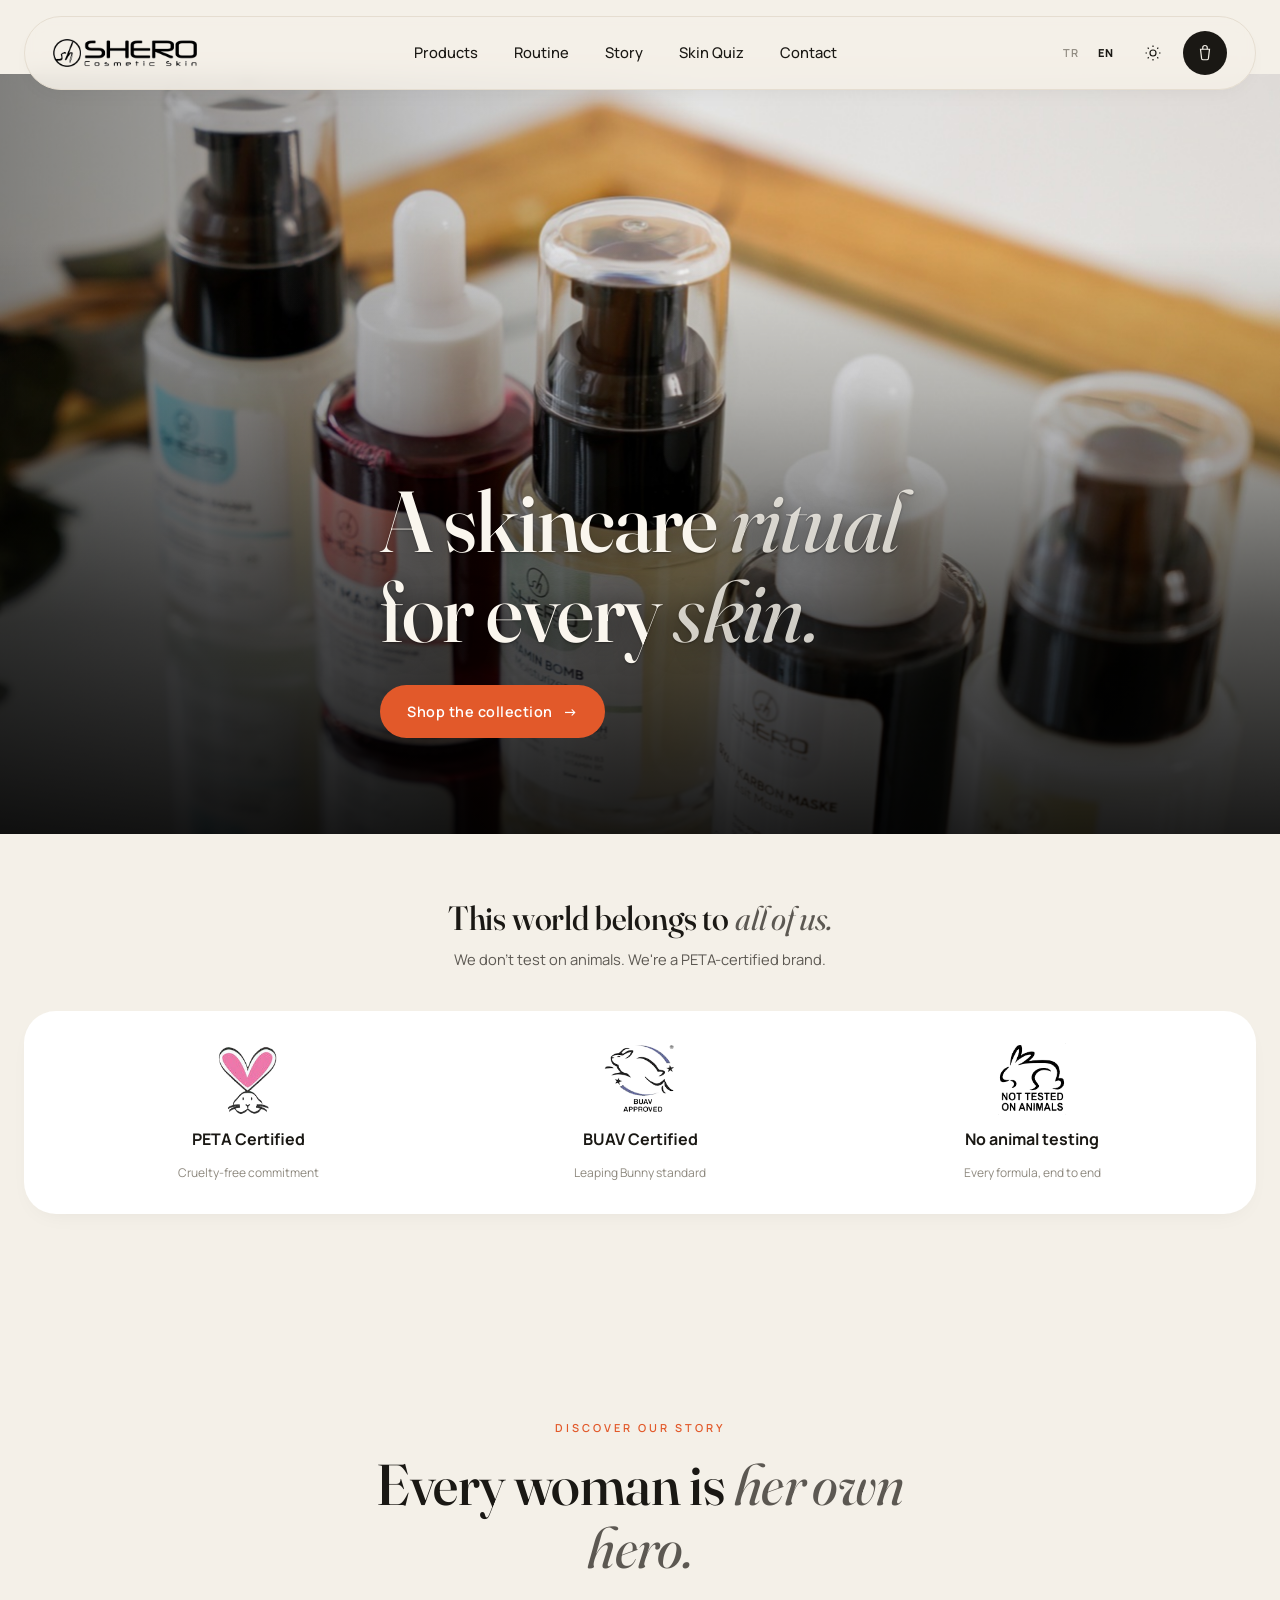
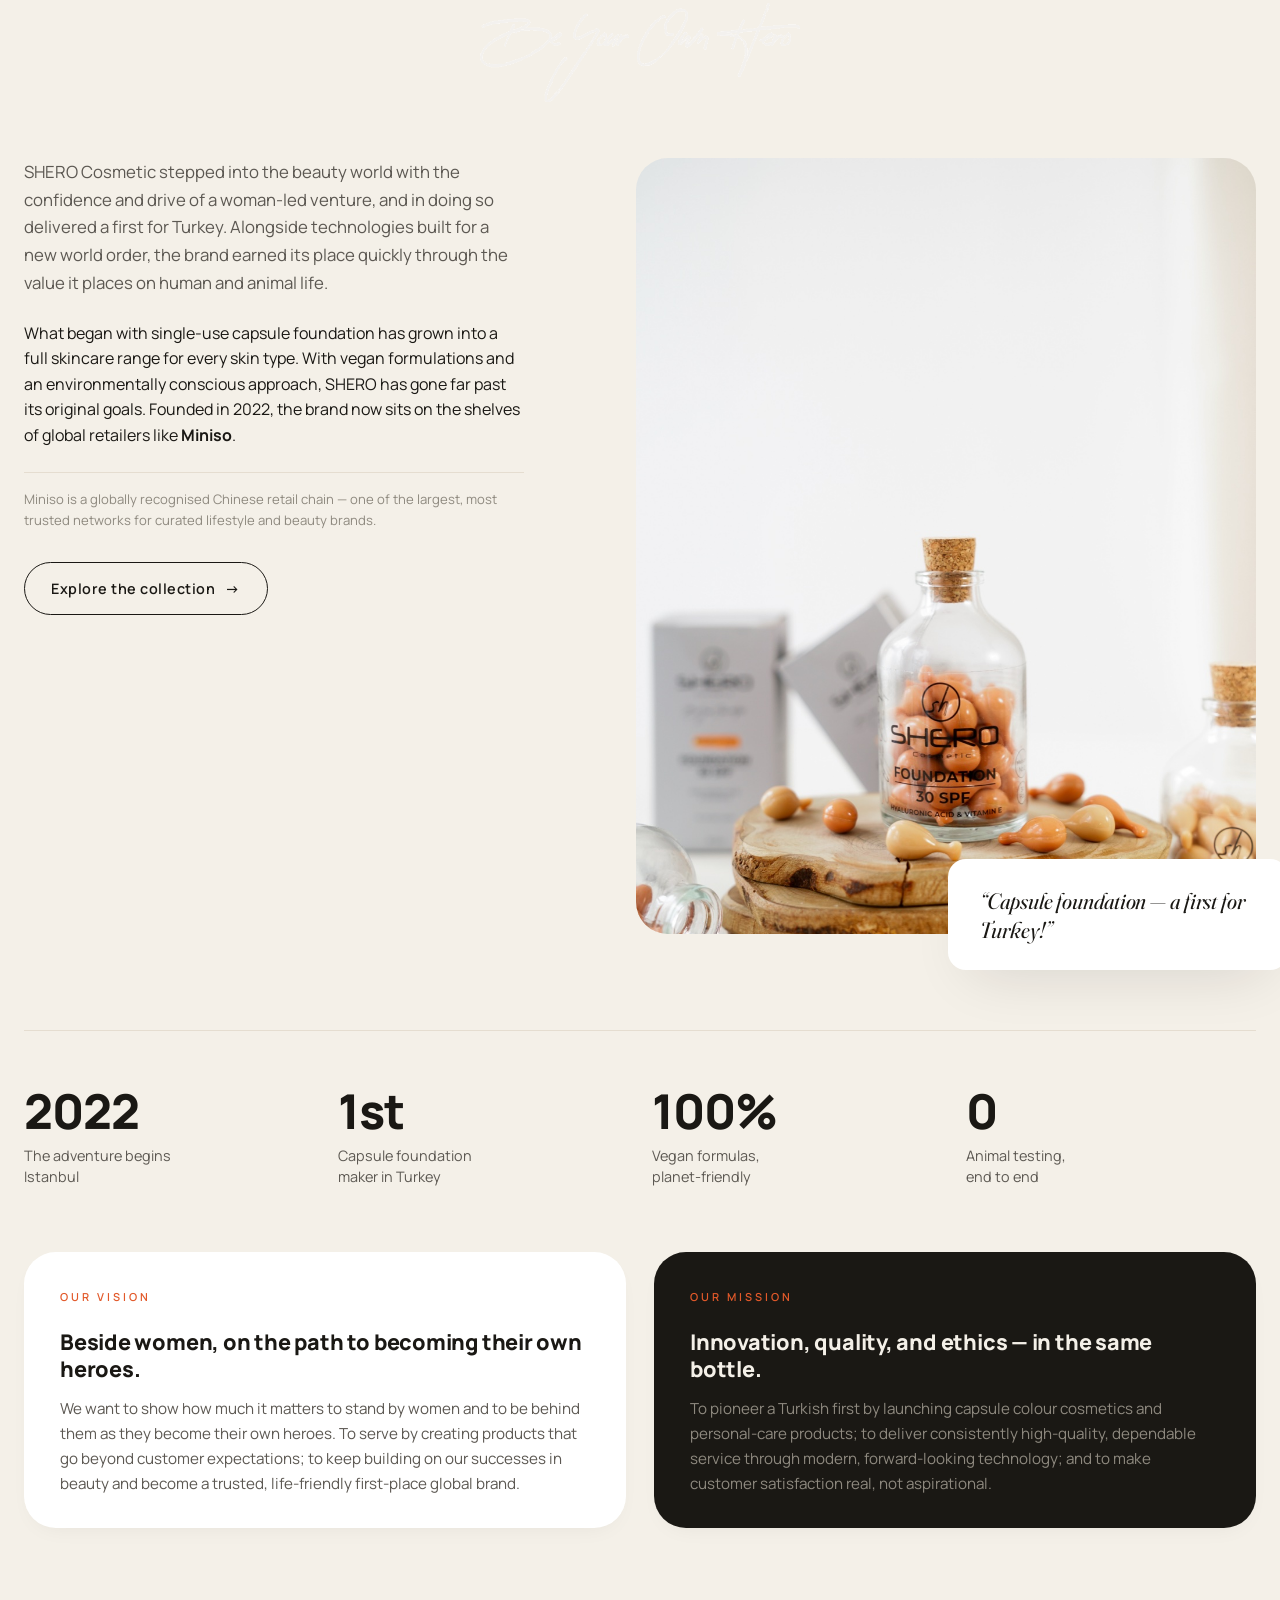
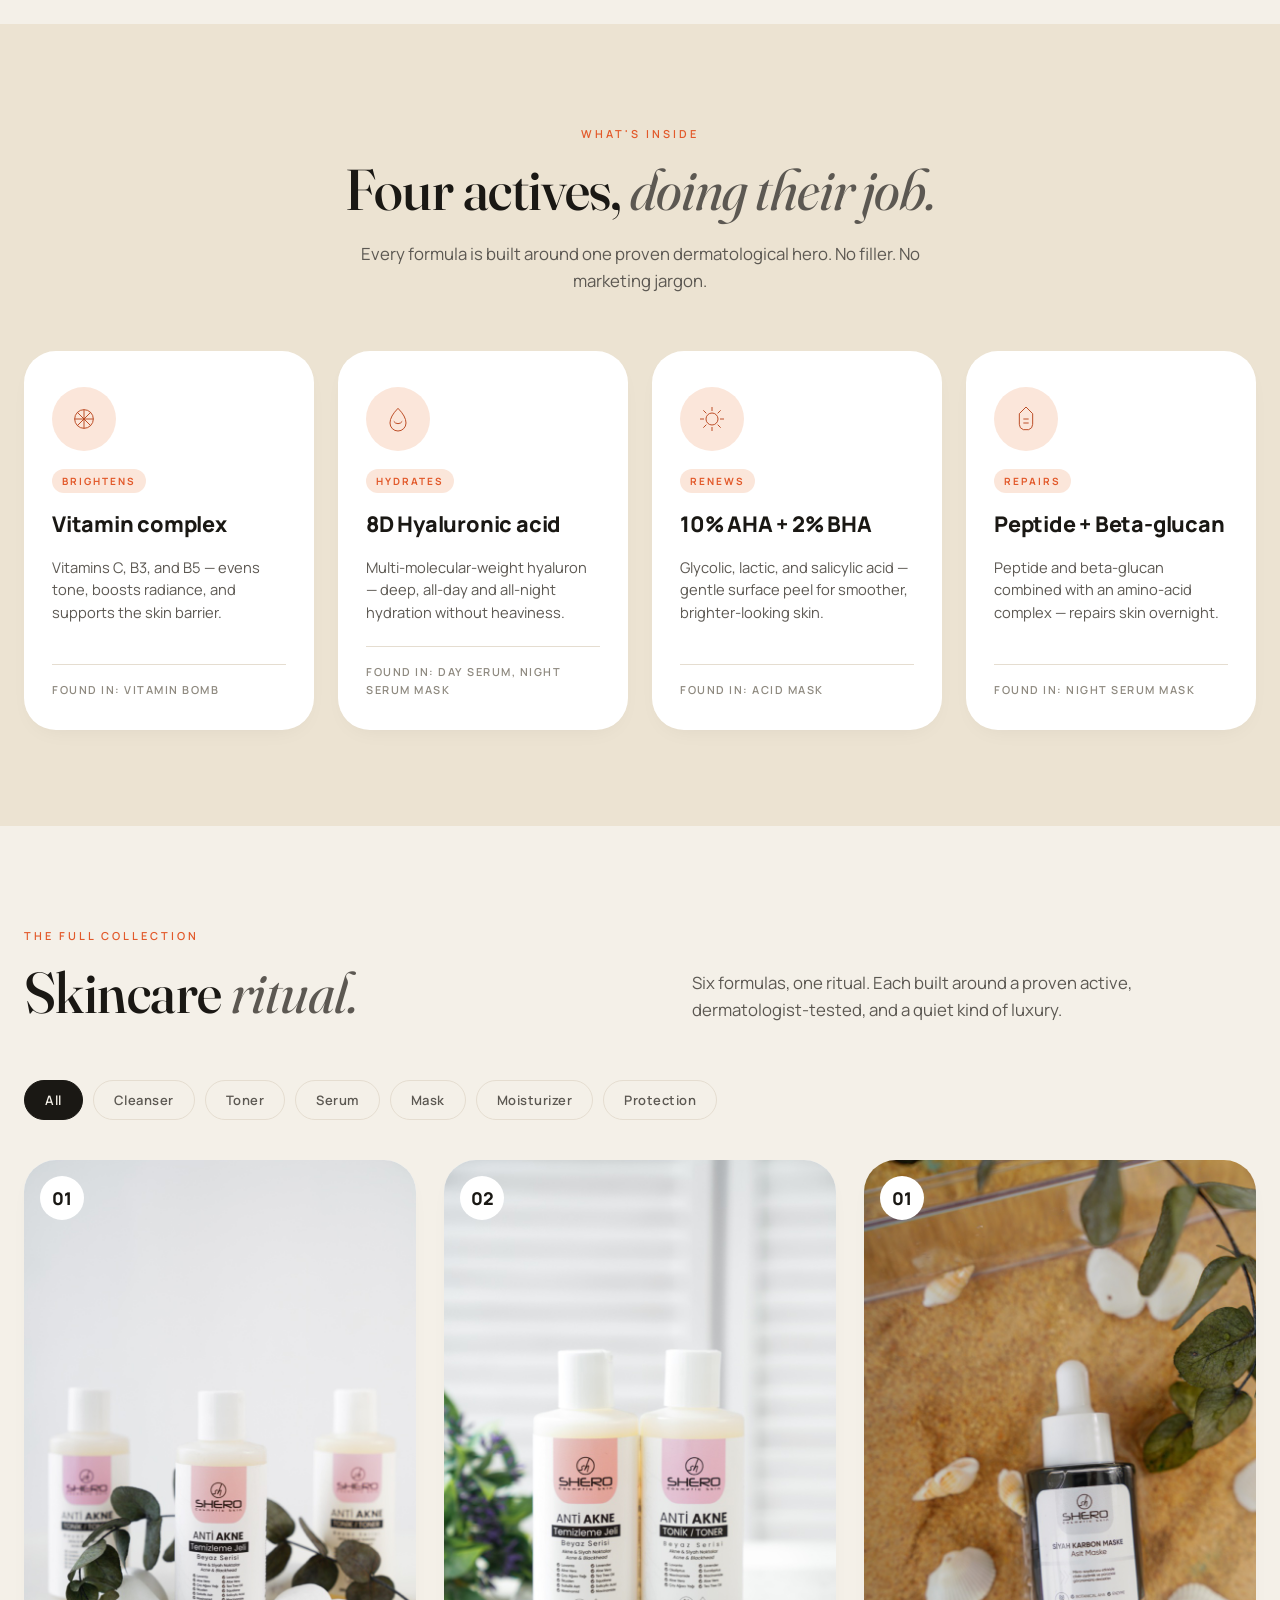
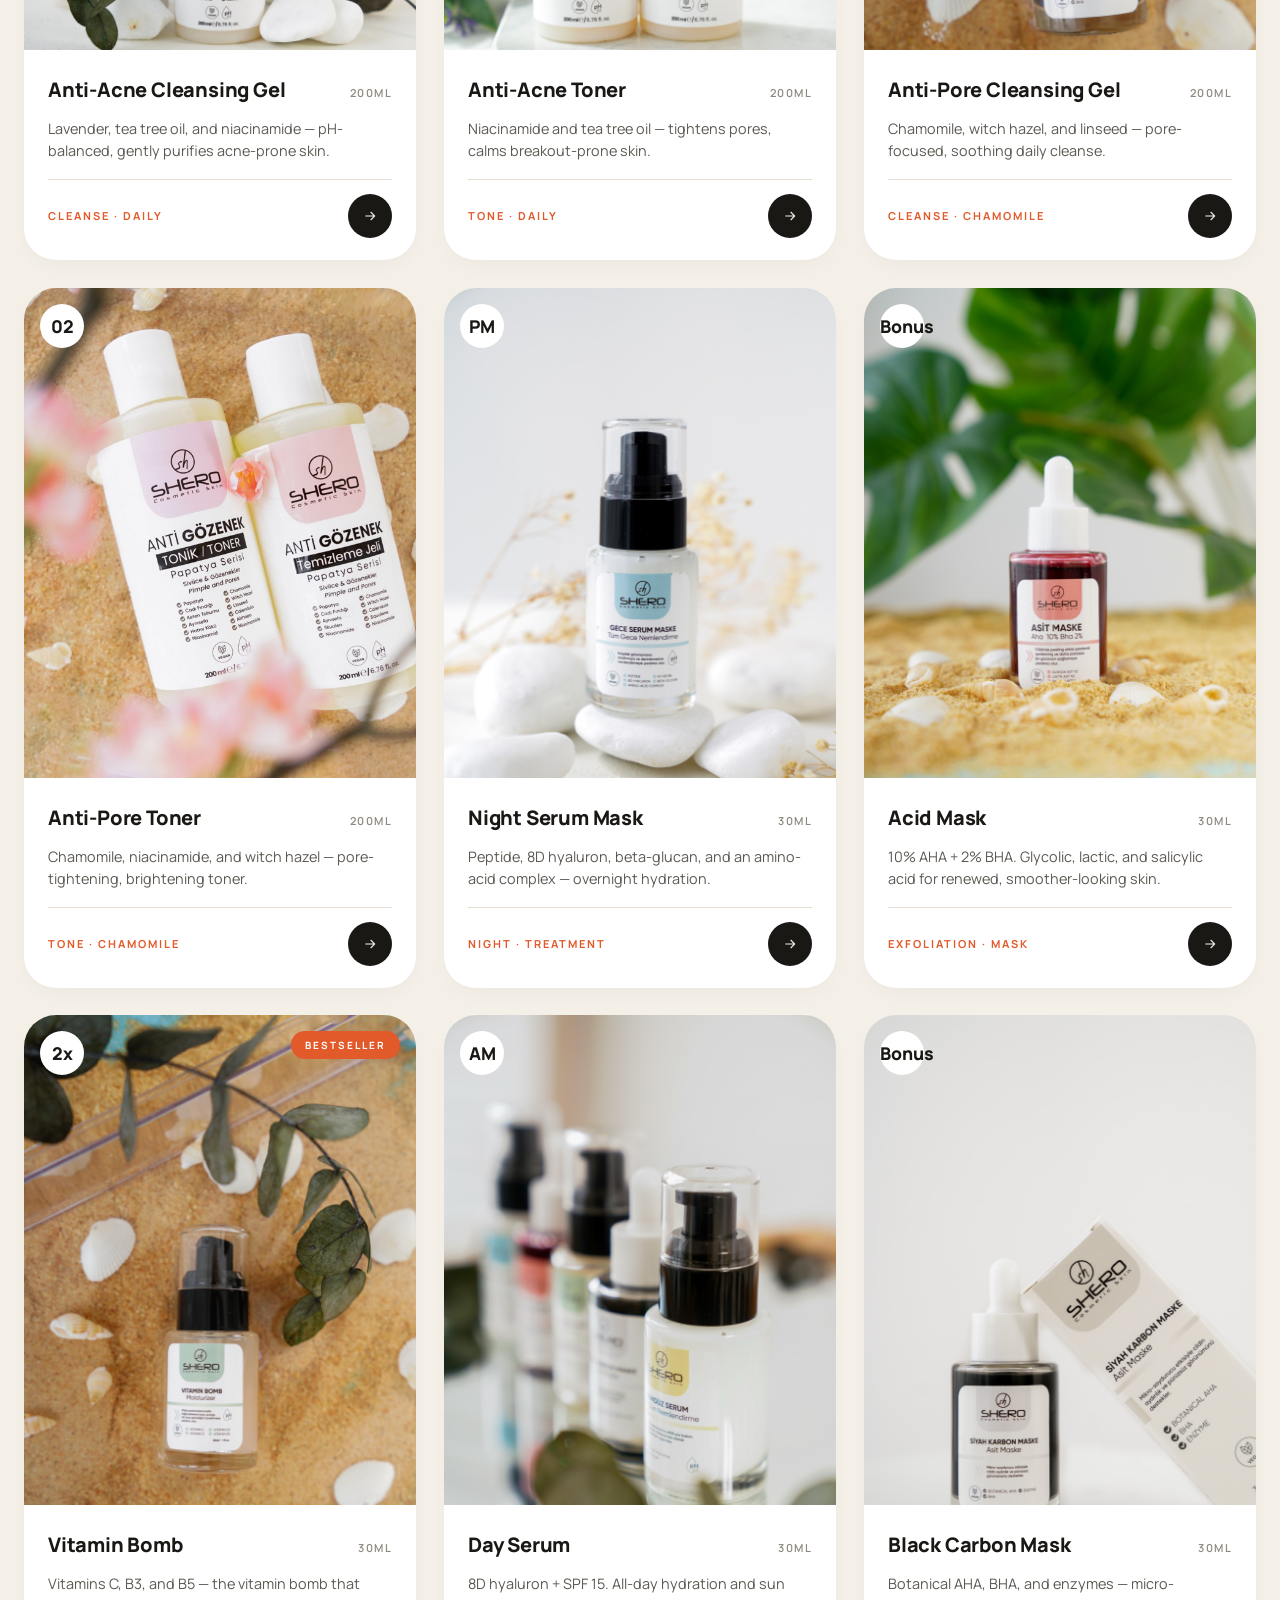
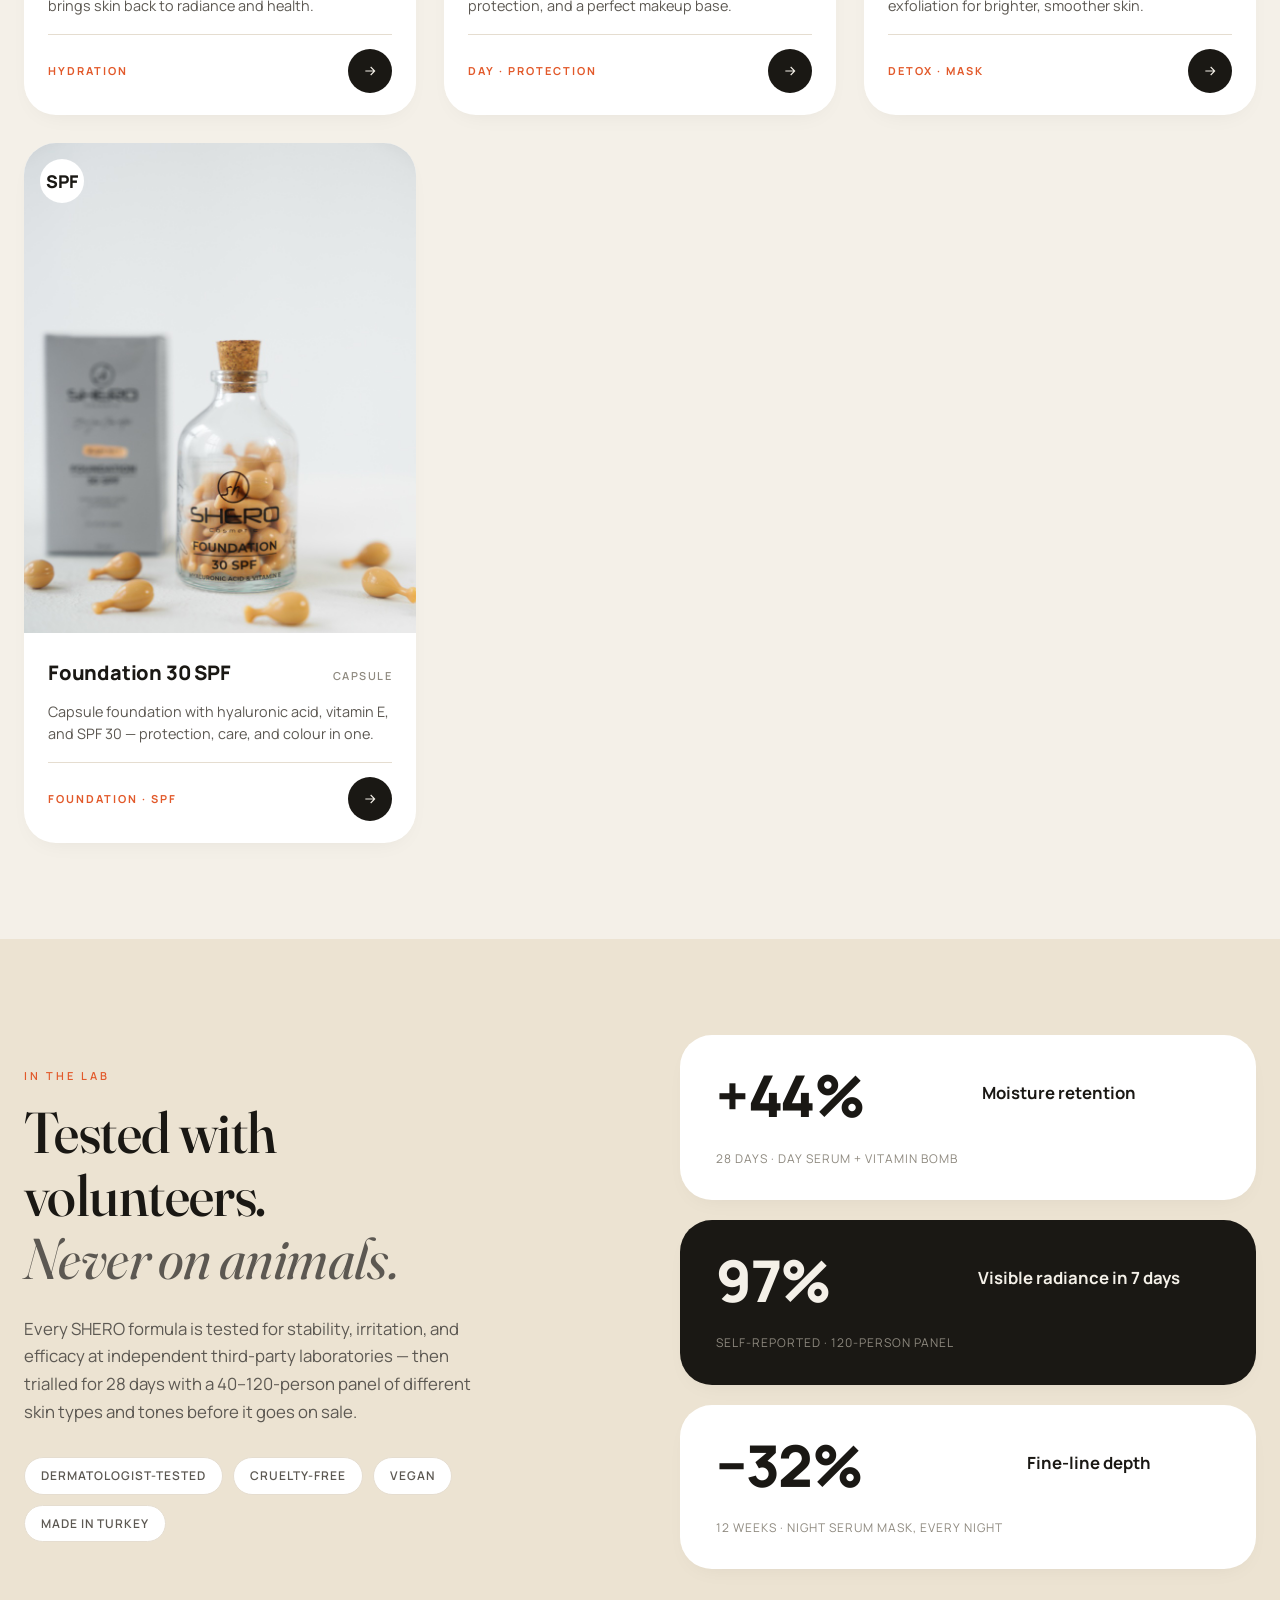
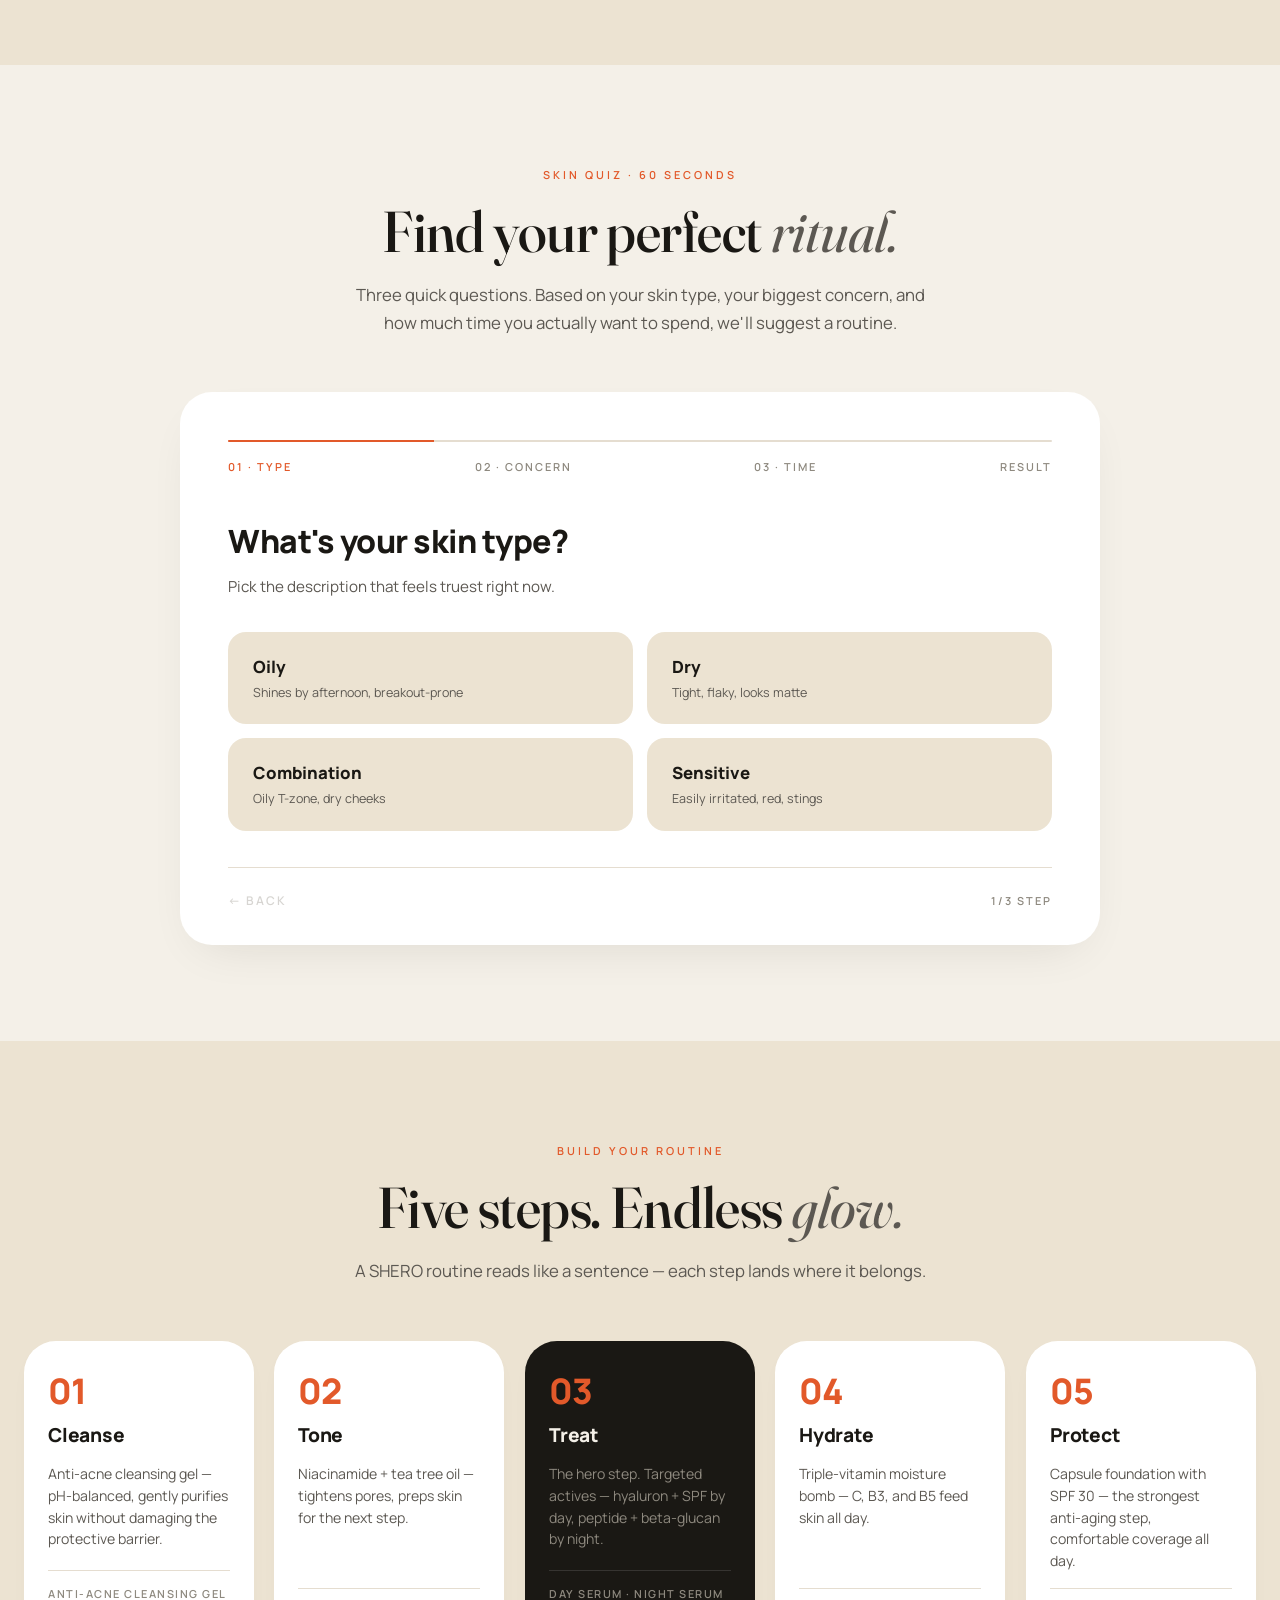
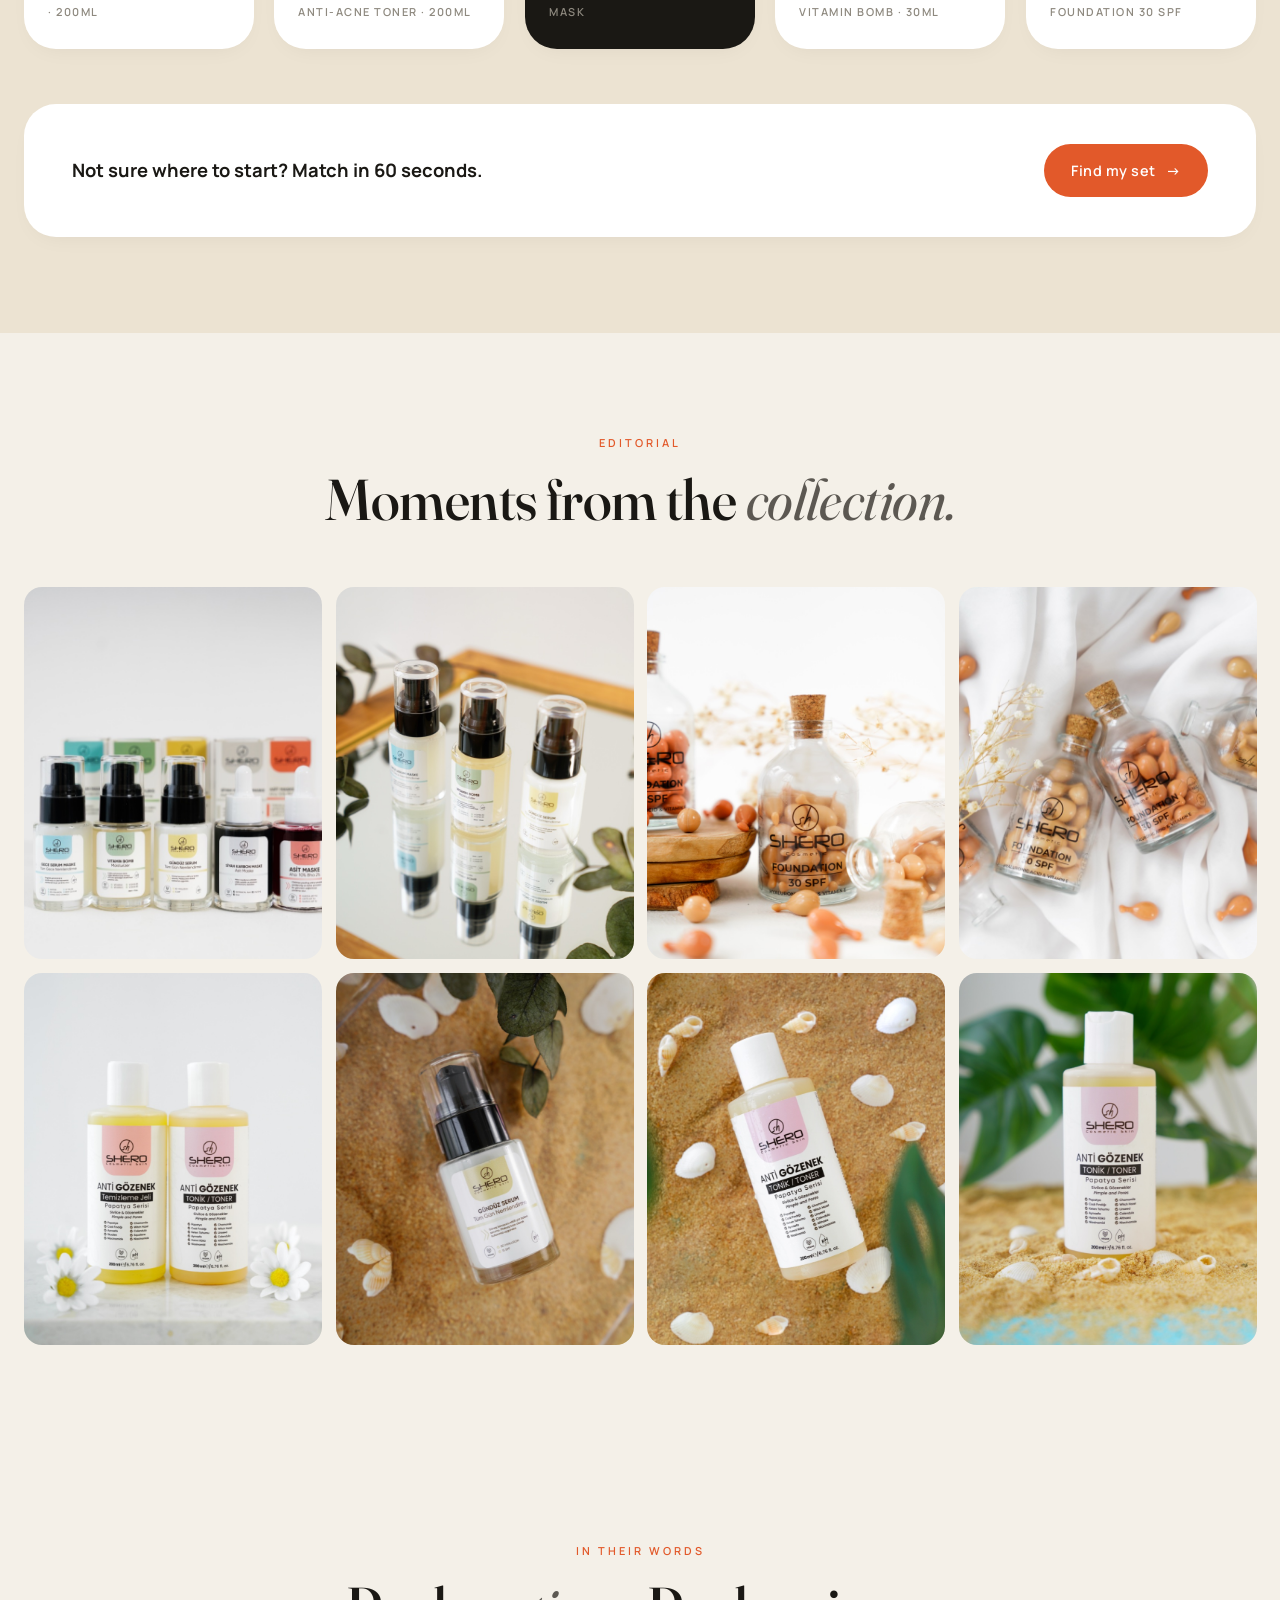
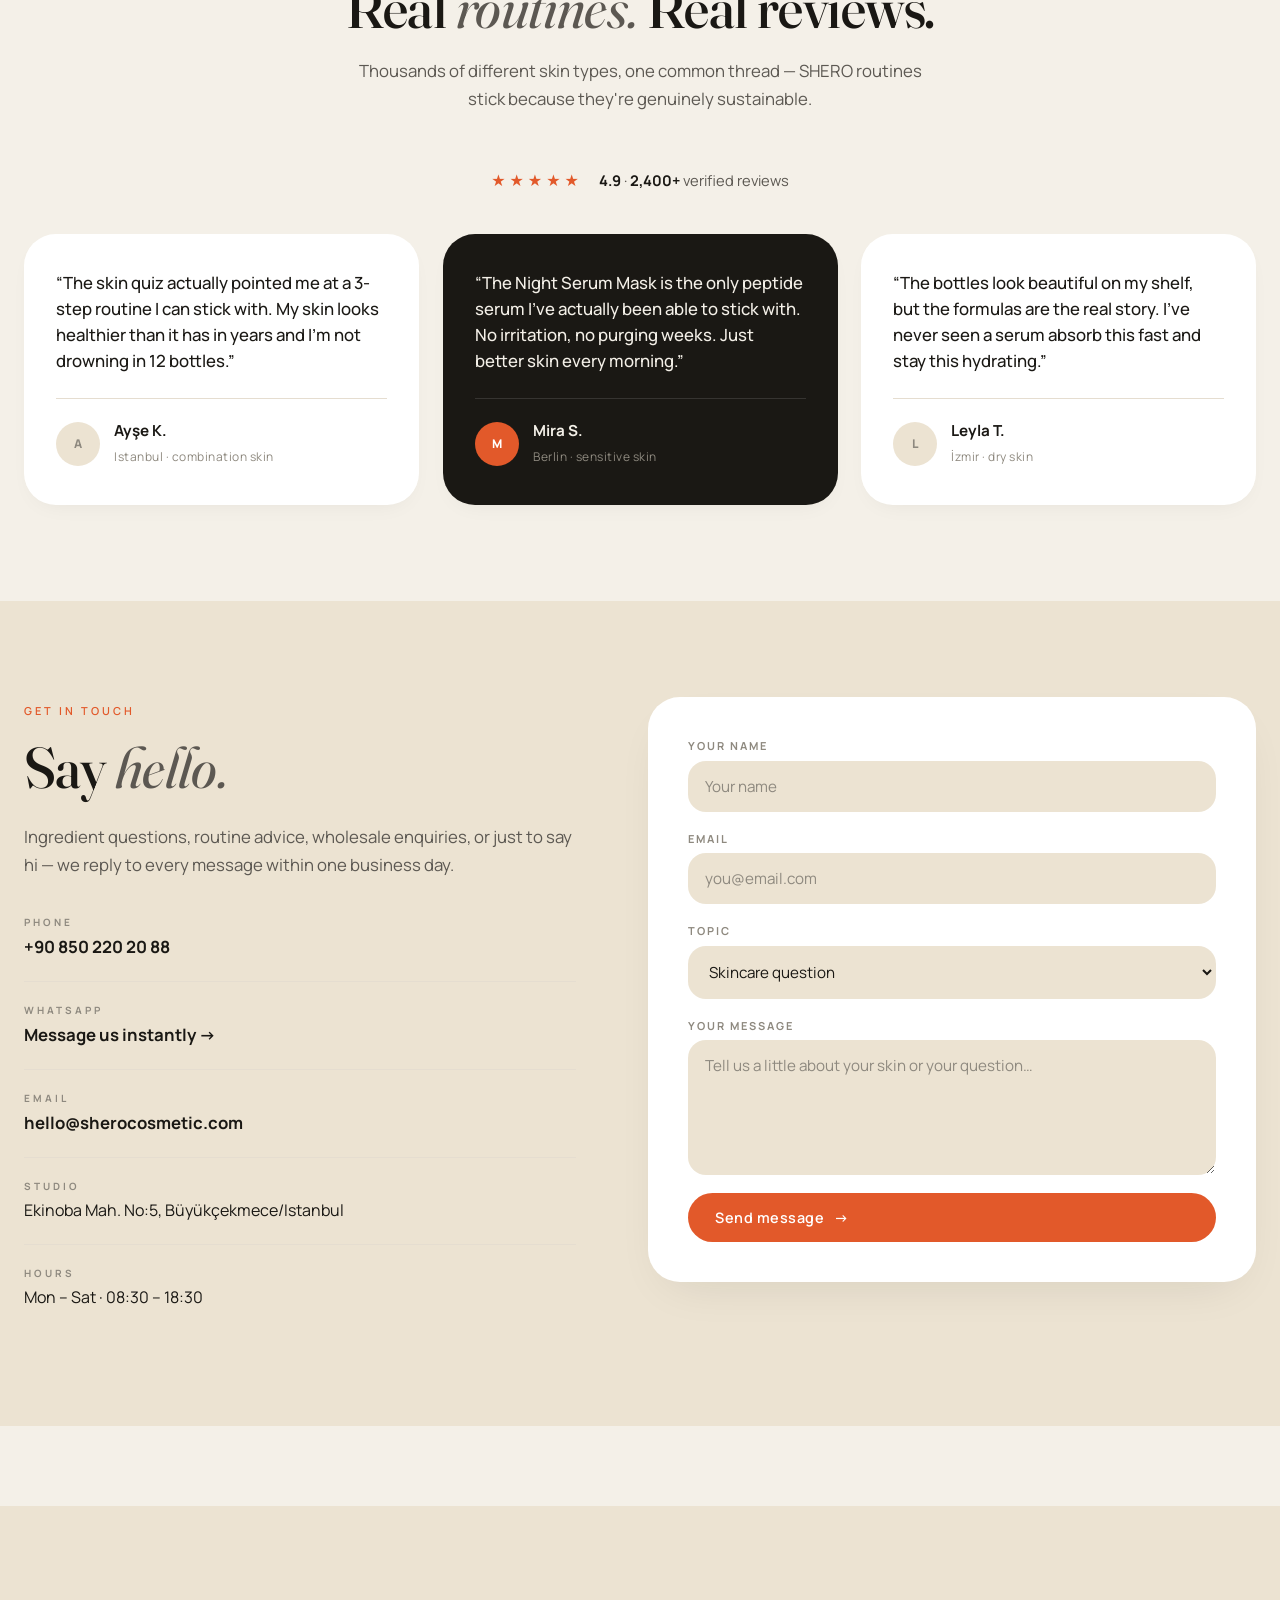
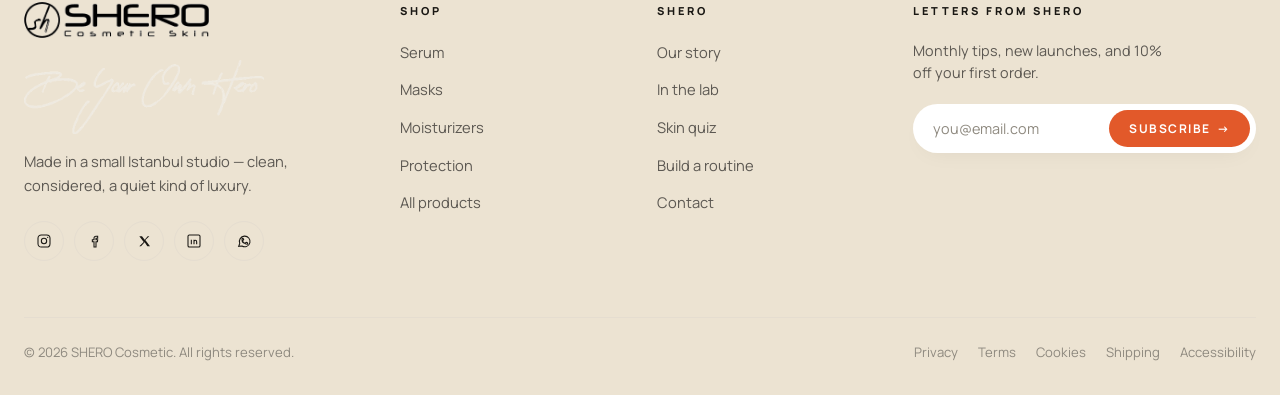
<file: en/index.html>
<!DOCTYPE html>
<html lang="en">
<head>
<meta charset="UTF-8" />
<meta name="viewport" content="width=device-width, initial-scale=1.0" />
<meta name="theme-color" content="#F4F0E8" />
<title>SHERO Cosmetic — A skincare ritual for every skin</title>
<meta name="description" content="SHERO Cosmetic — clean, science-led skincare developed in Istanbul. Botanical actives, dermatologist-tested formulas." />

<!-- Indexing — staging deploy is noindex. Flip to "index, follow, max-image-preview:large"
     when DNS for sherocosmetic.com points at a real deploy. -->
<meta name="robots" content="noindex, nofollow" />
<link rel="canonical" href="https://sherocosmetic.com/en/" />

<!-- Language alternates (ADR-0014) -->
<link rel="alternate" hreflang="tr"        href="https://sherocosmetic.com/" />
<link rel="alternate" hreflang="en"        href="https://sherocosmetic.com/en/" />
<link rel="alternate" hreflang="x-default" href="https://sherocosmetic.com/" />

<!-- Open Graph -->
<meta property="og:type" content="website" />
<meta property="og:site_name" content="SHERO Cosmetic" />
<meta property="og:title" content="SHERO Cosmetic — A skincare ritual for every skin" />
<meta property="og:description" content="Clean, science-led skincare developed in Istanbul. Botanical actives, dermatologist-tested formulas." />
<meta property="og:url" content="https://sherocosmetic.com/en/" />
<meta property="og:image" content="https://sherocosmetic.com/1200x630.png" />
<meta property="og:image:width" content="1200" />
<meta property="og:image:height" content="630" />
<meta property="og:image:alt" content="SHERO Cosmetic — Skincare collection" />
<meta property="og:locale" content="en_US" />
<meta property="og:locale:alternate" content="tr_TR" />

<!-- Twitter -->
<meta name="twitter:card" content="summary_large_image" />
<meta name="twitter:title" content="SHERO Cosmetic — A skincare ritual for every skin" />
<meta name="twitter:description" content="Clean, science-led skincare developed in Istanbul. Botanical actives, dermatologist-tested formulas." />
<meta name="twitter:image" content="https://sherocosmetic.com/1200x630.png" />
<meta name="twitter:image:alt" content="SHERO Cosmetic — Skincare collection" />

<!-- Structured data -->
<script type="application/ld+json">
{
  "@context": "https://schema.org",
  "@graph": [
    {
      "@type": "Organization",
      "@id": "https://sherocosmetic.com/#organization",
      "name": "SHERO COSMETIC",
      "url": "https://sherocosmetic.com/",
      "logo": "https://sherocosmetic.com/1200x630.png",
      "image": "https://sherocosmetic.com/1200x630.png",
      "description": "Clean, science-led skincare developed in Istanbul. Botanical actives, dermatologist-tested formulas.",
      "email": "hello@sherocosmetic.com",
      "telephone": "+90-850-220-2088",
      "address": {
        "@type": "PostalAddress",
        "streetAddress": "Ekinoba Mah. No:5",
        "addressLocality": "Büyükçekmece",
        "addressRegion": "İstanbul",
        "addressCountry": "TR"
      },
      "openingHoursSpecification": {
        "@type": "OpeningHoursSpecification",
        "dayOfWeek": ["Monday","Tuesday","Wednesday","Thursday","Friday","Saturday"],
        "opens": "08:30",
        "closes": "18:30"
      },
      "sameAs": [
        "https://www.facebook.com/sherocosmetic",
        "https://twitter.com/sherocosmetic",
        "https://www.linkedin.com/company/sherocosmetic/",
        "https://www.instagram.com/sherocosmetic/"
      ]
    },
    {
      "@type": "WebSite",
      "@id": "https://sherocosmetic.com/en/#website",
      "url": "https://sherocosmetic.com/en/",
      "name": "SHERO Cosmetic",
      "description": "Clean, science-led skincare developed in Istanbul.",
      "publisher": { "@id": "https://sherocosmetic.com/#organization" },
      "inLanguage": "en"
    }
  ]
}
</script>

<!-- Apply persisted theme BEFORE the stylesheet so there's no flash. -->
<script>
(function () {
  try {
    var t = localStorage.getItem('shero-theme');
    if (t === 'dark' || t === 'light') {
      document.documentElement.setAttribute('data-theme', t);
    }
  } catch (e) {}
})();
</script>

<link rel="preconnect" href="https://fonts.googleapis.com" />
<link rel="preconnect" href="https://fonts.gstatic.com" crossorigin />
<link rel="preconnect" href="https://cdn.jsdelivr.net" crossorigin />
<link href="https://fonts.googleapis.com/css2?family=Fraunces:ital,opsz,wght@0,9..144,400..600;1,9..144,400..500&family=Manrope:wght@400;500;600;700;800&display=swap" rel="stylesheet" />
<link rel="stylesheet" href="../styles.css" />
</head>
<body>

<!-- Screen-reader announcer -->
<div class="sr-only" aria-live="polite" aria-atomic="true" id="a11y-announcer"></div>

<!-- ============ HEADER ============ -->
<header class="site-header" id="siteHeader">
  <div class="site-header__inner">
    <a href="./" class="logo" aria-label="SHERO Cosmetic — Home">
      <img src="../shero-black.png" alt="SHERO" class="logo__img" width="800" height="156" />
    </a>

    <nav class="nav" aria-label="Main menu">
      <a href="#products">Products</a>
      <a href="#routine">Routine</a>
      <a href="#about">Story</a>
      <a href="#quiz">Skin Quiz</a>
      <a href="#contact">Contact</a>
    </nav>

    <div class="header__actions">
      <div class="lang-switch" role="group" aria-label="Language">
        <a href="../" class="lang-switch__opt" hreflang="tr">TR</a>
        <a href="./" class="lang-switch__opt is-active" hreflang="en" aria-current="true">EN</a>
      </div>
      <button class="icon-btn" id="themeToggle" aria-label="Toggle theme">
        <svg viewBox="0 0 24 24" fill="none" stroke="currentColor" aria-hidden="true">
          <circle cx="12" cy="12" r="4"/>
          <path d="M12 2v2M12 20v2M4.93 4.93l1.41 1.41M17.66 17.66l1.41 1.41M2 12h2M20 12h2M4.93 19.07l1.41-1.41M17.66 6.34l1.41-1.41"/>
        </svg>
      </button>
      <button class="icon-btn icon-btn--cart" aria-label="Cart">
        <svg viewBox="0 0 24 24" fill="none" stroke="currentColor" aria-hidden="true">
          <path d="M6 7h12l-1.5 12.5a2 2 0 0 1-2 1.5h-5a2 2 0 0 1-2-1.5L6 7z"/>
          <path d="M9 7V5a3 3 0 0 1 6 0v2"/>
        </svg>
      </button>
      <button class="menu-btn" id="menuBtn" aria-label="Menu" aria-controls="mobileNav" aria-expanded="false">
        <span></span><span></span><span></span>
      </button>
    </div>
  </div>
</header>

<!-- ============ HERO (magazine cover) ============ -->
<section class="hero" id="hero">
  <img class="hero__photo" src="../assets/photos/hero-collection.jpg" alt="SHERO skincare collection on a mirror with eucalyptus branches" />
  <div class="hero__overlay" aria-hidden="true"></div>
  <div class="container">
    <div class="hero__inner">
      <div class="hero__copy">
        <h1 class="hero__title">
          A skincare <em>ritual</em><br/>
          for every <em>skin.</em>
        </h1>
        <div class="hero__actions">
          <a class="btn btn--primary" href="#products" data-cta data-cta-campaign="hero" data-cta-content="shop-the-collection">
            Shop the collection <span class="arrow">→</span>
          </a>
        </div>
      </div>
    </div>
  </div>
</section>

<!-- ============ TRUST ROW ============ -->
<section class="trust-section">
  <div class="container">
    <div class="trust-section__head" data-reveal>
      <p class="trust-section__tagline">This world belongs to <em>all of us.</em></p>
      <p class="trust-section__sub">We don't test on animals. We're a PETA-certified brand.</p>
    </div>
    <div class="trust-row" aria-label="Our certifications">
      <div class="trust-item trust-item--badge">
        <img src="../badges/PETAlogo.png" alt="PETA cruelty-free emblem" class="trust-item__badge" />
        <span class="trust-item__label">PETA Certified</span>
        <span class="trust-item__hint">Cruelty-free commitment</span>
      </div>
      <div class="trust-item trust-item--badge">
        <img src="../badges/buavlogo.png" alt="BUAV Approved Leaping Bunny emblem" class="trust-item__badge" />
        <span class="trust-item__label">BUAV Certified</span>
        <span class="trust-item__hint">Leaping Bunny standard</span>
      </div>
      <div class="trust-item trust-item--badge">
        <img src="../badges/noanimaltest.png" alt="No animal testing emblem" class="trust-item__badge" />
        <span class="trust-item__label">No animal testing</span>
        <span class="trust-item__hint">Every formula, end to end</span>
      </div>
    </div>
  </div>
</section>

<!-- ============ ABOUT / BRAND STORY ============ -->
<section class="section about" id="about">
  <div class="container">
    <div class="section-head about__head" data-reveal>
      <span class="eyebrow">Discover our story</span>
      <h2 class="section-title">
        Every woman is <em>her own</em><br/>
        <em>hero.</em>
      </h2>
      <img src="../beyourownhero.png" alt="Be your own hero" class="about__signature" />
    </div>

    <div class="about__grid">
      <div class="about__copy" data-reveal>
        <p class="lead">
          SHERO Cosmetic stepped into the beauty world with the
          confidence and drive of a woman-led venture, and in doing so
          delivered a first for Turkey. Alongside technologies built
          for a new world order, the brand earned its place quickly
          through the value it places on human and animal life.
        </p>
        <p>
          What began with single-use capsule foundation has grown into
          a full skincare range for every skin type. With vegan
          formulations and an environmentally conscious approach,
          SHERO has gone far past its original goals. Founded in 2022,
          the brand now sits on the shelves of global retailers like
          <strong>Miniso</strong>.
        </p>
        <p class="about__note">
          Miniso is a globally recognised Chinese retail chain &mdash;
          one of the largest, most trusted networks for curated
          lifestyle and beauty brands.
        </p>
        <a href="#products" class="btn btn--ghost">Explore the collection <span class="arrow">→</span></a>
      </div>

      <div class="about__visual" data-reveal>
        <div class="about__image" data-asset="about-atelier">
          <img src="../assets/photos/about-atelier.jpg" alt="SHERO Foundation capsules on a wooden disc with dried flowers" />
        </div>
        <blockquote class="about__quote">
          <p>&ldquo;Capsule foundation &mdash; a first for Turkey!&rdquo;</p>
        </blockquote>
      </div>
    </div>

    <div class="about__stats">
      <div class="about__stat">
        <strong>2022</strong>
        <span>The adventure begins<br/>Istanbul</span>
      </div>
      <div class="about__stat">
        <strong>1st</strong>
        <span>Capsule foundation<br/>maker in Turkey</span>
      </div>
      <div class="about__stat">
        <strong>100%</strong>
        <span>Vegan formulas,<br/>planet-friendly</span>
      </div>
      <div class="about__stat">
        <strong>0</strong>
        <span>Animal testing,<br/>end to end</span>
      </div>
    </div>

    <div class="about__values" data-reveal>
      <article class="value-card">
        <span class="eyebrow">Our vision</span>
        <h3>Beside women, on the path to becoming their own heroes.</h3>
        <p>We want to show how much it matters to stand by women and to be behind them as they become their own heroes. To serve by creating products that go beyond customer expectations; to keep building on our successes in beauty and become a trusted, life-friendly first-place global brand.</p>
      </article>
      <article class="value-card value-card--accent">
        <span class="eyebrow">Our mission</span>
        <h3>Innovation, quality, and ethics &mdash; in the same bottle.</h3>
        <p>To pioneer a Turkish first by launching capsule colour cosmetics and personal-care products; to deliver consistently high-quality, dependable service through modern, forward-looking technology; and to make customer satisfaction real, not aspirational.</p>
      </article>
    </div>
  </div>
</section>

<!-- ============ INGREDIENTS GRID ============ -->
<section class="section section--sand ingredients" id="ingredients">
  <div class="container">
    <div class="section-head">
      <span class="eyebrow">What's inside</span>
      <h2 class="section-title">Four actives, <em>doing their job.</em></h2>
      <p class="lead">Every formula is built around one proven dermatological hero. No filler. No marketing jargon.</p>
    </div>

    <div class="ingredients__grid">
      <article class="ingredient" data-reveal>
        <div class="ingredient__icon" aria-hidden="true">
          <svg viewBox="0 0 48 48" fill="none" stroke="currentColor" stroke-width="1.4">
            <circle cx="24" cy="24" r="14"/>
            <path d="M24 10v28M10 24h28M14 14l20 20M34 14L14 34"/>
          </svg>
        </div>
        <span class="ingredient__chip">Brightens</span>
        <h3>Vitamin complex</h3>
        <p>Vitamins C, B3, and B5 &mdash; evens tone, boosts radiance, and supports the skin barrier.</p>
        <span class="ingredient__where">Found in: Vitamin Bomb</span>
      </article>

      <article class="ingredient" data-reveal>
        <div class="ingredient__icon" aria-hidden="true">
          <svg viewBox="0 0 48 48" fill="none" stroke="currentColor" stroke-width="1.4">
            <path d="M24 8 Q12 20 12 30 a12 12 0 0 0 24 0 Q36 20 24 8 Z"/>
            <path d="M18 28 Q20 31 24 31 Q28 31 30 28" stroke-linecap="round"/>
          </svg>
        </div>
        <span class="ingredient__chip">Hydrates</span>
        <h3>8D Hyaluronic acid</h3>
        <p>Multi-molecular-weight hyaluron &mdash; deep, all-day and all-night hydration without heaviness.</p>
        <span class="ingredient__where">Found in: Day Serum, Night Serum Mask</span>
      </article>

      <article class="ingredient" data-reveal>
        <div class="ingredient__icon" aria-hidden="true">
          <svg viewBox="0 0 48 48" fill="none" stroke="currentColor" stroke-width="1.4">
            <circle cx="24" cy="24" r="9"/>
            <path d="M24 6v6M24 36v6M6 24h6M36 24h6M11 11l4.5 4.5M32.5 32.5l4.5 4.5M37 11l-4.5 4.5M15.5 32.5L11 37"/>
          </svg>
        </div>
        <span class="ingredient__chip">Renews</span>
        <h3>10% AHA + 2% BHA</h3>
        <p>Glycolic, lactic, and salicylic acid &mdash; gentle surface peel for smoother, brighter-looking skin.</p>
        <span class="ingredient__where">Found in: Acid Mask</span>
      </article>

      <article class="ingredient" data-reveal>
        <div class="ingredient__icon" aria-hidden="true">
          <svg viewBox="0 0 48 48" fill="none" stroke="currentColor" stroke-width="1.4">
            <path d="M14 16 L24 6 L34 16 L34 32 Q34 38 28 40 L20 40 Q14 38 14 32 Z"/>
            <path d="M20 24 H28 M20 30 H28"/>
          </svg>
        </div>
        <span class="ingredient__chip">Repairs</span>
        <h3>Peptide + Beta-glucan</h3>
        <p>Peptide and beta-glucan combined with an amino-acid complex &mdash; repairs skin overnight.</p>
        <span class="ingredient__where">Found in: Night Serum Mask</span>
      </article>
    </div>
  </div>
</section>

<!-- ============ FULL PRODUCT GRID ============ -->
<section class="section products" id="products">
  <div class="container">
    <div class="section-head section-head--split">
      <div>
        <span class="eyebrow">The full collection</span>
        <h2 class="section-title">Skincare <em>ritual.</em></h2>
      </div>
      <p class="lead">Six formulas, one ritual. Each built around a proven active, dermatologist-tested, and a quiet kind of luxury.</p>
    </div>

    <div class="products__filters" role="tablist" aria-label="Product categories">
      <button class="chip is-active" data-filter="all" role="tab" aria-selected="true">All</button>
      <button class="chip" data-filter="temizleme" role="tab" aria-selected="false">Cleanser</button>
      <button class="chip" data-filter="tonik" role="tab" aria-selected="false">Toner</button>
      <button class="chip" data-filter="serum" role="tab" aria-selected="false">Serum</button>
      <button class="chip" data-filter="maske" role="tab" aria-selected="false">Mask</button>
      <button class="chip" data-filter="nemlendirici" role="tab" aria-selected="false">Moisturizer</button>
      <button class="chip" data-filter="koruma" role="tab" aria-selected="false">Protection</button>
    </div>

    <div class="products__grid">
      <article class="product-card" data-category="temizleme" data-reveal>
        <div class="product-card__image" data-asset="product-anti-akne-temizleme">
          <span class="product-card__step">01</span>
          <img src="../assets/photos/product-anti-akne-temizleme.jpg" alt="Anti-Acne Cleansing Gel — White Series bottles with eucalyptus" />
        </div>
        <div class="product-card__body">
          <div class="product-card__head">
            <h3>Anti-Acne Cleansing Gel</h3>
            <span class="product-card__size">200ml</span>
          </div>
          <p>Lavender, tea tree oil, and niacinamide &mdash; pH-balanced, gently purifies acne-prone skin.</p>
          <div class="product-card__foot">
            <span class="product-card__price">Cleanse &middot; Daily</span>
            <a href="#" class="product-card__cta" data-cta data-cta-campaign="products" data-cta-content="anti-akne-temizleme" aria-label="Shop Anti-Acne Cleansing Gel">
              <svg viewBox="0 0 24 24" fill="none" stroke="currentColor" stroke-width="1.6" aria-hidden="true"><path d="M5 12h14M13 6l6 6-6 6"/></svg>
            </a>
          </div>
        </div>
      </article>

      <article class="product-card" data-category="tonik" data-reveal>
        <div class="product-card__image" data-asset="product-anti-akne-tonik">
          <span class="product-card__step">02</span>
          <img src="../assets/photos/product-anti-akne-tonik.jpg" alt="Anti-Acne Toner and Cleansing Gel duo on marble with lavender" />
        </div>
        <div class="product-card__body">
          <div class="product-card__head">
            <h3>Anti-Acne Toner</h3>
            <span class="product-card__size">200ml</span>
          </div>
          <p>Niacinamide and tea tree oil &mdash; tightens pores, calms breakout-prone skin.</p>
          <div class="product-card__foot">
            <span class="product-card__price">Tone &middot; Daily</span>
            <a href="#" class="product-card__cta" data-cta data-cta-campaign="products" data-cta-content="anti-akne-tonik" aria-label="Shop Anti-Acne Toner">
              <svg viewBox="0 0 24 24" fill="none" stroke="currentColor" stroke-width="1.6" aria-hidden="true"><path d="M5 12h14M13 6l6 6-6 6"/></svg>
            </a>
          </div>
        </div>
      </article>

      <article class="product-card" data-category="temizleme" data-reveal>
        <div class="product-card__image" data-asset="product-anti-gozenek-temizleme">
          <span class="product-card__step">01</span>
          <img src="../assets/photos/product-anti-gozenek-temizleme.jpg" alt="Anti-Pore Cleansing Gel and Toner duo on sand with plum blossoms" />
        </div>
        <div class="product-card__body">
          <div class="product-card__head">
            <h3>Anti-Pore Cleansing Gel</h3>
            <span class="product-card__size">200ml</span>
          </div>
          <p>Chamomile, witch hazel, and linseed &mdash; pore-focused, soothing daily cleanse.</p>
          <div class="product-card__foot">
            <span class="product-card__price">Cleanse &middot; Chamomile</span>
            <a href="#" class="product-card__cta" data-cta data-cta-campaign="products" data-cta-content="anti-gozenek-temizleme" aria-label="Shop Anti-Pore Cleansing Gel">
              <svg viewBox="0 0 24 24" fill="none" stroke="currentColor" stroke-width="1.6" aria-hidden="true"><path d="M5 12h14M13 6l6 6-6 6"/></svg>
            </a>
          </div>
        </div>
      </article>

      <article class="product-card" data-category="tonik" data-reveal>
        <div class="product-card__image" data-asset="product-anti-gozenek-tonik">
          <span class="product-card__step">02</span>
          <img src="../assets/photos/product-anti-gozenek-tonik.jpg" alt="Anti-Pore Toner bottle on water and sandy shore" />
        </div>
        <div class="product-card__body">
          <div class="product-card__head">
            <h3>Anti-Pore Toner</h3>
            <span class="product-card__size">200ml</span>
          </div>
          <p>Chamomile, niacinamide, and witch hazel &mdash; pore-tightening, brightening toner.</p>
          <div class="product-card__foot">
            <span class="product-card__price">Tone &middot; Chamomile</span>
            <a href="#" class="product-card__cta" data-cta data-cta-campaign="products" data-cta-content="anti-gozenek-tonik" aria-label="Shop Anti-Pore Toner">
              <svg viewBox="0 0 24 24" fill="none" stroke="currentColor" stroke-width="1.6" aria-hidden="true"><path d="M5 12h14M13 6l6 6-6 6"/></svg>
            </a>
          </div>
        </div>
      </article>

      <article class="product-card" data-category="serum" data-reveal>
        <div class="product-card__image" data-asset="product-gece-serum-maske">
          <span class="product-card__step">PM</span>
          <img src="../assets/photos/product-gece-serum-maske.jpg" alt="Night Serum Mask bottle on white stones with dried flowers" />
        </div>
        <div class="product-card__body">
          <div class="product-card__head">
            <h3>Night Serum Mask</h3>
            <span class="product-card__size">30ml</span>
          </div>
          <p>Peptide, 8D hyaluron, beta-glucan, and an amino-acid complex &mdash; overnight hydration.</p>
          <div class="product-card__foot">
            <span class="product-card__price">Night · Treatment</span>
            <a href="#" class="product-card__cta" data-cta data-cta-campaign="products" data-cta-content="gece-serum-maske" aria-label="Shop Night Serum Mask">
              <svg viewBox="0 0 24 24" fill="none" stroke="currentColor" stroke-width="1.6" aria-hidden="true"><path d="M5 12h14M13 6l6 6-6 6"/></svg>
            </a>
          </div>
        </div>
      </article>

      <article class="product-card" data-category="maske" data-reveal>
        <div class="product-card__image" data-asset="product-asit-maske">
          <span class="product-card__step">Bonus</span>
          <img src="../assets/photos/product-asit-maske.jpg" alt="Acid Mask bottle on sand with monstera leaf" />
        </div>
        <div class="product-card__body">
          <div class="product-card__head">
            <h3>Acid Mask</h3>
            <span class="product-card__size">30ml</span>
          </div>
          <p>10% AHA + 2% BHA. Glycolic, lactic, and salicylic acid for renewed, smoother-looking skin.</p>
          <div class="product-card__foot">
            <span class="product-card__price">Exfoliation · Mask</span>
            <a href="#" class="product-card__cta" data-cta data-cta-campaign="products" data-cta-content="asit-maske" aria-label="Shop Acid Mask">
              <svg viewBox="0 0 24 24" fill="none" stroke="currentColor" stroke-width="1.6" aria-hidden="true"><path d="M5 12h14M13 6l6 6-6 6"/></svg>
            </a>
          </div>
        </div>
      </article>

      <article class="product-card product-card--feature" data-category="nemlendirici" data-reveal>
        <div class="product-card__image" data-asset="product-vitamin-bomb">
          <span class="product-card__badge">Bestseller</span>
          <span class="product-card__step">2x</span>
          <img src="../assets/photos/product-vitamin-bomb.jpg" alt="Vitamin Bomb bottle on sand with eucalyptus leaves" />
        </div>
        <div class="product-card__body">
          <div class="product-card__head">
            <h3>Vitamin Bomb</h3>
            <span class="product-card__size">30ml</span>
          </div>
          <p>Vitamins C, B3, and B5 &mdash; the vitamin bomb that brings skin back to radiance and health.</p>
          <div class="product-card__foot">
            <span class="product-card__price">Hydration</span>
            <a href="#" class="product-card__cta" data-cta data-cta-campaign="products" data-cta-content="vitamin-bomb" aria-label="Shop Vitamin Bomb">
              <svg viewBox="0 0 24 24" fill="none" stroke="currentColor" stroke-width="1.6" aria-hidden="true"><path d="M5 12h14M13 6l6 6-6 6"/></svg>
            </a>
          </div>
        </div>
      </article>

      <article class="product-card" data-category="serum" data-reveal>
        <div class="product-card__image" data-asset="product-gunduz-serum">
          <span class="product-card__step">AM</span>
          <img src="../assets/photos/product-gunduz-serum.jpg" alt="Day Serum bottle in front of a row of serums with eucalyptus" />
        </div>
        <div class="product-card__body">
          <div class="product-card__head">
            <h3>Day Serum</h3>
            <span class="product-card__size">30ml</span>
          </div>
          <p>8D hyaluron + SPF 15. All-day hydration and sun protection, and a perfect makeup base.</p>
          <div class="product-card__foot">
            <span class="product-card__price">Day · Protection</span>
            <a href="#" class="product-card__cta" data-cta data-cta-campaign="products" data-cta-content="gunduz-serum" aria-label="Shop Day Serum">
              <svg viewBox="0 0 24 24" fill="none" stroke="currentColor" stroke-width="1.6" aria-hidden="true"><path d="M5 12h14M13 6l6 6-6 6"/></svg>
            </a>
          </div>
        </div>
      </article>

      <article class="product-card" data-category="maske" data-reveal>
        <div class="product-card__image" data-asset="product-siyah-karbon-maske">
          <span class="product-card__step">Bonus</span>
          <img src="../assets/photos/product-siyah-karbon-maske.jpg" alt="Black Carbon Mask bottle and its tilted box, clean studio" />
        </div>
        <div class="product-card__body">
          <div class="product-card__head">
            <h3>Black Carbon Mask</h3>
            <span class="product-card__size">30ml</span>
          </div>
          <p>Botanical AHA, BHA, and enzymes &mdash; micro-exfoliation for brighter, smoother skin.</p>
          <div class="product-card__foot">
            <span class="product-card__price">Detox · Mask</span>
            <a href="#" class="product-card__cta" data-cta data-cta-campaign="products" data-cta-content="siyah-karbon-maske" aria-label="Shop Black Carbon Mask">
              <svg viewBox="0 0 24 24" fill="none" stroke="currentColor" stroke-width="1.6" aria-hidden="true"><path d="M5 12h14M13 6l6 6-6 6"/></svg>
            </a>
          </div>
        </div>
      </article>

      <article class="product-card" data-category="koruma" data-reveal>
        <div class="product-card__image" data-asset="product-foundation">
          <span class="product-card__step">SPF</span>
          <img src="../assets/photos/product-foundation.jpg" alt="SHERO Foundation 30 SPF capsule bottle with scattered capsules and grey box" />
        </div>
        <div class="product-card__body">
          <div class="product-card__head">
            <h3>Foundation 30 SPF</h3>
            <span class="product-card__size">Capsule</span>
          </div>
          <p>Capsule foundation with hyaluronic acid, vitamin E, and SPF 30 &mdash; protection, care, and colour in one.</p>
          <div class="product-card__foot">
            <span class="product-card__price">Foundation · SPF</span>
            <a href="#" class="product-card__cta" data-cta data-cta-campaign="products" data-cta-content="foundation" aria-label="Shop Foundation 30 SPF">
              <svg viewBox="0 0 24 24" fill="none" stroke="currentColor" stroke-width="1.6" aria-hidden="true"><path d="M5 12h14M13 6l6 6-6 6"/></svg>
            </a>
          </div>
        </div>
      </article>
    </div>
  </div>
</section>

<!-- ============ LAB / CLINICAL RESULTS ============ -->
<section class="section section--sand lab" id="lab">
  <div class="container">
    <div class="lab__grid">
      <div class="lab__copy" data-reveal>
        <span class="eyebrow">In the lab</span>
        <h2 class="section-title">
          Tested with volunteers.<br/>
          <em>Never on animals.</em>
        </h2>
        <p class="lead">
          Every SHERO formula is tested for stability, irritation, and
          efficacy at independent third-party laboratories &mdash;
          then trialled for 28 days with a 40&ndash;120-person panel
          of different skin types and tones before it goes on sale.
        </p>
        <div class="lab__certs">
          <span class="pill">Dermatologist-tested</span>
          <span class="pill">Cruelty-free</span>
          <span class="pill">Vegan</span>
          <span class="pill">Made in Turkey</span>
        </div>
      </div>

      <div class="lab__results" data-reveal>
        <article class="lab__result">
          <strong>+44%</strong>
          <span class="lab__metric">Moisture retention</span>
          <span class="lab__note">28 days · Day Serum + Vitamin Bomb</span>
        </article>
        <article class="lab__result lab__result--accent">
          <strong>97%</strong>
          <span class="lab__metric">Visible radiance in 7 days</span>
          <span class="lab__note">Self-reported · 120-person panel</span>
        </article>
        <article class="lab__result">
          <strong>&minus;32%</strong>
          <span class="lab__metric">Fine-line depth</span>
          <span class="lab__note">12 weeks · Night Serum Mask, every night</span>
        </article>
      </div>
    </div>
  </div>
</section>

<!-- ============ SKIN QUIZ ============ -->
<section class="section quiz" id="quiz">
  <div class="container">
    <div class="section-head">
      <span class="eyebrow">Skin quiz · 60 seconds</span>
      <h2 class="section-title">Find your perfect <em>ritual.</em></h2>
      <p class="lead">Three quick questions. Based on your skin type, your biggest concern, and how much time you actually want to spend, we'll suggest a routine.</p>
    </div>

    <div class="quiz__card" id="quizCard">
      <header class="quiz__head">
        <div class="quiz__progress" aria-hidden="true">
          <span class="quiz__progress-fill" id="quizProgress" style="width: 25%"></span>
        </div>
        <ol class="quiz__steps">
          <li class="is-active">01 &middot; Type</li>
          <li>02 &middot; Concern</li>
          <li>03 &middot; Time</li>
          <li>Result</li>
        </ol>
      </header>

      <!-- Step 1 -->
      <div class="quiz-step is-active" data-step="0">
        <h3 tabindex="-1">What's your skin type?</h3>
        <p class="quiz-help">Pick the description that feels truest right now.</p>
        <div class="quiz-options quiz-options--4">
          <button class="quiz-option" data-q="type" data-v="oily" type="button"><strong>Oily</strong><em>Shines by afternoon, breakout-prone</em></button>
          <button class="quiz-option" data-q="type" data-v="dry" type="button"><strong>Dry</strong><em>Tight, flaky, looks matte</em></button>
          <button class="quiz-option" data-q="type" data-v="combo" type="button"><strong>Combination</strong><em>Oily T-zone, dry cheeks</em></button>
          <button class="quiz-option" data-q="type" data-v="sensitive" type="button"><strong>Sensitive</strong><em>Easily irritated, red, stings</em></button>
        </div>
      </div>

      <!-- Step 2 -->
      <div class="quiz-step" data-step="1">
        <h3 tabindex="-1">What's your biggest concern?</h3>
        <p class="quiz-help">Pick the change you want to see.</p>
        <div class="quiz-options quiz-options--4">
          <button class="quiz-option" data-q="concern" data-v="dullness" type="button"><strong>Dullness</strong><em>I want my glow back</em></button>
          <button class="quiz-option" data-q="concern" data-v="aging" type="button"><strong>Fine lines</strong><em>Soften and firm</em></button>
          <button class="quiz-option" data-q="concern" data-v="acne" type="button"><strong>Breakouts</strong><em>Clearer, calmer skin</em></button>
          <button class="quiz-option" data-q="concern" data-v="hydration" type="button"><strong>Hydration</strong><em>Plump, fresh, and comfortable</em></button>
        </div>
      </div>

      <!-- Step 3 -->
      <div class="quiz-step" data-step="2">
        <h3 tabindex="-1">How much time do you have?</h3>
        <p class="quiz-help">Be honest &mdash; we'll recommend accordingly.</p>
        <div class="quiz-options quiz-options--3">
          <button class="quiz-option" data-q="time" data-v="quick" type="button"><strong>Quick</strong><em>3 steps &middot; under 2 minutes</em></button>
          <button class="quiz-option" data-q="time" data-v="balanced" type="button"><strong>Balanced</strong><em>5 steps &middot; 5 minutes</em></button>
          <button class="quiz-option" data-q="time" data-v="ritual" type="button"><strong>Full ritual</strong><em>7+ steps &middot; I love this</em></button>
        </div>
      </div>

      <!-- Result -->
      <div class="quiz-step quiz-result" data-step="3">
        <span class="result-tag">Your routine</span>
        <h3 id="resultTitle" tabindex="-1">Radiance Ritual</h3>
        <p id="resultDesc" class="result-desc">A gentle, balanced ritual designed to bring back your natural glow &mdash; built for everyday use.</p>
        <div class="result-products" id="resultProducts"></div>
        <div class="quiz-actions">
          <a class="btn btn--primary" href="#routine" data-cta data-cta-campaign="quiz-result" data-cta-content="build-my-routine">Build my routine<span class="arrow">&rarr;</span></a>
          <button class="btn btn--ghost" id="quizRestart" type="button">Restart the quiz</button>
        </div>
      </div>

      <div class="quiz-nav">
        <button class="quiz-back" id="quizBack" type="button" disabled>&larr; Back</button>
        <span class="quiz-counter" id="quizCounter">1/3 step</span>
      </div>
    </div>
  </div>
</section>

<!-- ============ BUILD MY ROUTINE ============ -->
<section class="section section--sand routine" id="routine">
  <div class="container">
    <div class="section-head">
      <span class="eyebrow">Build your routine</span>
      <h2 class="section-title">Five steps. Endless <em>glow.</em></h2>
      <p class="lead">A SHERO routine reads like a sentence &mdash; each step lands where it belongs.</p>
    </div>

    <div class="routine__steps">
      <article class="routine-step" data-reveal>
        <div class="routine-step__num">01</div>
        <h3>Cleanse</h3>
        <p>Anti-acne cleansing gel &mdash; pH-balanced, gently purifies skin without damaging the protective barrier.</p>
        <span class="routine-step__product">Anti-Acne Cleansing Gel &middot; 200ml</span>
      </article>

      <article class="routine-step" data-reveal>
        <div class="routine-step__num">02</div>
        <h3>Tone</h3>
        <p>Niacinamide + tea tree oil &mdash; tightens pores, preps skin for the next step.</p>
        <span class="routine-step__product">Anti-Acne Toner &middot; 200ml</span>
      </article>

      <article class="routine-step routine-step--feature" data-reveal>
        <div class="routine-step__num">03</div>
        <h3>Treat</h3>
        <p>The hero step. Targeted actives &mdash; hyaluron + SPF by day, peptide + beta-glucan by night.</p>
        <span class="routine-step__product">Day Serum &middot; Night Serum Mask</span>
      </article>

      <article class="routine-step" data-reveal>
        <div class="routine-step__num">04</div>
        <h3>Hydrate</h3>
        <p>Triple-vitamin moisture bomb &mdash; C, B3, and B5 feed skin all day.</p>
        <span class="routine-step__product">Vitamin Bomb &middot; 30ml</span>
      </article>

      <article class="routine-step" data-reveal>
        <div class="routine-step__num">05</div>
        <h3>Protect</h3>
        <p>Capsule foundation with SPF 30 &mdash; the strongest anti-aging step, comfortable coverage all day.</p>
        <span class="routine-step__product">Foundation 30 SPF</span>
      </article>
    </div>

    <div class="routine__cta">
      <p>Not sure where to start? Match in 60 seconds.</p>
      <a href="#quiz" class="btn btn--primary" data-cta data-cta-campaign="routine" data-cta-content="find-my-set">Find my set <span class="arrow">&rarr;</span></a>
    </div>
  </div>
</section>

<!-- ============ EDITORIAL GALLERY ============ -->
<section class="section gallery" id="gallery">
  <div class="container">
    <div class="section-head gallery__head" data-reveal>
      <span class="eyebrow">Editorial</span>
      <h2 class="section-title">Moments from the <em>collection.</em></h2>
    </div>
    <div class="gallery__grid">
      <figure class="gallery__item" data-reveal>
        <img src="../assets/photos/gallery-1.jpg" alt="Five products lined up on a white studio backdrop with their colourful boxes" loading="lazy" />
      </figure>
      <figure class="gallery__item" data-reveal>
        <img src="../assets/photos/gallery-2.jpg" alt="Three serums reflected in a mirror with eucalyptus and a wooden frame" loading="lazy" />
      </figure>
      <figure class="gallery__item" data-reveal>
        <img src="../assets/photos/gallery-3.jpg" alt="Two Foundation capsule bottles with dried baby's breath" loading="lazy" />
      </figure>
      <figure class="gallery__item" data-reveal>
        <img src="../assets/photos/gallery-4.jpg" alt="Foundation capsules scattered across silk fabric, flat-lay" loading="lazy" />
      </figure>
      <figure class="gallery__item" data-reveal>
        <img src="../assets/photos/gallery-5.jpg" alt="Anti-Pore Cleansing Gel and Toner duo on marble with daisies" loading="lazy" />
      </figure>
      <figure class="gallery__item" data-reveal>
        <img src="../assets/photos/gallery-6.jpg" alt="Day Serum, Vitamin Bomb, and Night Serum Mask on a tri-colour backdrop, editorial flat-lay" loading="lazy" />
      </figure>
      <figure class="gallery__item" data-reveal>
        <img src="../assets/photos/gallery-7.jpg" alt="Black Carbon Mask on sand with eucalyptus and seashells, top-down" loading="lazy" />
      </figure>
      <figure class="gallery__item" data-reveal>
        <img src="../assets/photos/gallery-8.jpg" alt="Anti-Pore Toner bottle with a monstera leaf and sandy shore" loading="lazy" />
      </figure>
    </div>
  </div>
</section>

<!-- ============ TESTIMONIALS ============ -->
<section class="section testimonials" id="testimonials">
  <div class="container">
    <div class="section-head">
      <span class="eyebrow">In their words</span>
      <h2 class="section-title">Real <em>routines.</em> Real reviews.</h2>
      <p class="lead">Thousands of different skin types, one common thread &mdash; SHERO routines stick because they're genuinely sustainable.</p>
    </div>

    <div class="testimonials__rating">
      <span class="testimonials__stars" aria-label="4.9 out of 5">&#9733;&#9733;&#9733;&#9733;&#9733;</span>
      <span><strong>4.9</strong> &middot; <strong>2,400+</strong> verified reviews</span>
    </div>

    <div class="testimonials__grid">
      <article class="testimonial" data-reveal>
        <p>&ldquo;The skin quiz actually pointed me at a 3-step routine I can stick with. My skin looks healthier than it has in years and I'm not drowning in 12 bottles.&rdquo;</p>
        <footer>
          <span class="testimonial__avatar" aria-hidden="true">A</span>
          <div>
            <strong>Ay&scedil;e K.</strong>
            <span>Istanbul &middot; combination skin</span>
          </div>
        </footer>
      </article>

      <article class="testimonial testimonial--feature" data-reveal>
        <p>&ldquo;The Night Serum Mask is the only peptide serum I've actually been able to stick with. No irritation, no purging weeks. Just better skin every morning.&rdquo;</p>
        <footer>
          <span class="testimonial__avatar" aria-hidden="true">M</span>
          <div>
            <strong>Mira S.</strong>
            <span>Berlin &middot; sensitive skin</span>
          </div>
        </footer>
      </article>

      <article class="testimonial" data-reveal>
        <p>&ldquo;The bottles look beautiful on my shelf, but the formulas are the real story. I've never seen a serum absorb this fast and stay this hydrating.&rdquo;</p>
        <footer>
          <span class="testimonial__avatar" aria-hidden="true">L</span>
          <div>
            <strong>Leyla T.</strong>
            <span>İzmir &middot; dry skin</span>
          </div>
        </footer>
      </article>
    </div>
  </div>
</section>

<!-- ============ CONTACT ============ -->
<section class="section section--sand contact" id="contact">
  <div class="container">
    <div class="contact__grid">
      <div class="contact__intro" data-reveal>
        <span class="eyebrow">Get in touch</span>
        <h2 class="section-title">Say <em>hello.</em></h2>
        <p class="lead">Ingredient questions, routine advice, wholesale enquiries, or just to say hi &mdash; we reply to every message within one business day.</p>

        <ul class="contact__info">
          <li>
            <span class="contact__info__label">Phone</span>
            <a href="tel:+908502202088">+90 850 220 20 88</a>
          </li>
          <li>
            <span class="contact__info__label">WhatsApp</span>
            <a href="https://api.whatsapp.com/send?phone=905452731530&amp;text=Hello,%20I%27d%20like%20to%20learn%20more%20about%20your%20products." target="_blank" rel="noopener">Message us instantly &rarr;</a>
          </li>
          <li>
            <span class="contact__info__label">Email</span>
            <a href="mailto:hello@sherocosmetic.com">hello@sherocosmetic.com</a>
          </li>
          <li>
            <span class="contact__info__label">Studio</span>
            <span>Ekinoba Mah. No:5, B&uuml;y&uuml;k&ccedil;ekmece/Istanbul</span>
          </li>
          <li>
            <span class="contact__info__label">Hours</span>
            <span>Mon &ndash; Sat &middot; 08:30 &ndash; 18:30</span>
          </li>
        </ul>
      </div>

      <form class="contact__form" id="contactForm" novalidate data-reveal>
        <div class="field">
          <label for="cName">Your name</label>
          <input type="text" id="cName" name="name" required placeholder="Your name" />
        </div>
        <div class="field">
          <label for="cEmail">Email</label>
          <input type="email" id="cEmail" name="email" required placeholder="you@email.com" />
        </div>
        <div class="field">
          <label for="cTopic">Topic</label>
          <select id="cTopic" name="topic">
            <option>Skincare question</option>
            <option>Order help</option>
            <option>Wholesale &amp; press</option>
            <option>Other</option>
          </select>
        </div>
        <div class="field">
          <label for="cMsg">Your message</label>
          <textarea id="cMsg" name="message" rows="5" required placeholder="Tell us a little about your skin or your question&hellip;"></textarea>
        </div>
        <button class="btn btn--primary" type="submit">Send message <span class="arrow">&rarr;</span></button>
        <p class="form-note" id="formNote" role="status" hidden>Thanks &mdash; we'll reply within 24 hours.</p>
      </form>
    </div>
  </div>
</section>

<!-- ============ FOOTER ============ -->
<footer class="site-footer">
  <div class="container">
    <div class="footer__top">
      <div class="footer__brand">
        <a href="./" class="logo logo--footer" aria-label="SHERO Cosmetic — Home">
          <img src="../shero-black.png" alt="SHERO" class="logo__img" width="800" height="156" />
        </a>
        <img src="../beyourownhero.png" alt="Be your own hero" class="footer__signature" />
        <p>Made in a small Istanbul studio &mdash; clean, considered, a quiet kind of luxury.</p>
        <ul class="footer__social" aria-label="Social media">
          <li><a href="https://www.instagram.com/sherocosmetic/" target="_blank" rel="noopener" aria-label="Instagram">
            <svg viewBox="0 0 24 24" fill="none" stroke="currentColor" stroke-width="1.6" aria-hidden="true">
              <rect x="3" y="3" width="18" height="18" rx="5"/>
              <circle cx="12" cy="12" r="4"/>
              <circle cx="17.5" cy="6.5" r="1" fill="currentColor" stroke="none"/>
            </svg>
          </a></li>
          <li><a href="https://www.facebook.com/sherocosmetic" target="_blank" rel="noopener" aria-label="Facebook">
            <svg viewBox="0 0 24 24" fill="none" stroke="currentColor" stroke-width="1.6" aria-hidden="true">
              <path d="M15 8h2.5V5H15a3 3 0 0 0-3 3v2H9.5v3H12v8h3v-8h2.2l.3-3H15V8z"/>
            </svg>
          </a></li>
          <li><a href="https://twitter.com/sherocosmetic" target="_blank" rel="noopener" aria-label="X / Twitter">
            <svg viewBox="0 0 24 24" fill="none" stroke="currentColor" stroke-width="1.6" aria-hidden="true">
              <path d="M5 5l6.5 8.5L5 20h2.5L13 14l4 6h4l-7-9.5L20 5h-2.5L13 10 9 5H5z" fill="currentColor" stroke="none"/>
            </svg>
          </a></li>
          <li><a href="https://www.linkedin.com/company/sherocosmetic/" target="_blank" rel="noopener" aria-label="LinkedIn">
            <svg viewBox="0 0 24 24" fill="none" stroke="currentColor" stroke-width="1.6" aria-hidden="true">
              <rect x="3" y="3" width="18" height="18" rx="2"/>
              <path d="M8 10v7M8 7.5v.01M12 17v-4a2 2 0 0 1 4 0v4M12 17v-7"/>
            </svg>
          </a></li>
          <li><a href="https://api.whatsapp.com/send?phone=905452731530&amp;text=Hello,%20I%27d%20like%20to%20learn%20more%20about%20your%20products." target="_blank" rel="noopener" aria-label="WhatsApp">
            <svg viewBox="0 0 24 24" fill="none" stroke="currentColor" stroke-width="1.6" aria-hidden="true">
              <path d="M4 20l1.6-4.4A8 8 0 1 1 9 19.6L4 20z"/>
              <path d="M9 10c0 3 2 5 5 5l1.5-1 1.5.5.5 1.5L17 17c-4 0-8-4-8-8L9.5 8 11 8.5l.5 1.5L10.5 11l-1.5-.5L9 10z"/>
            </svg>
          </a></li>
        </ul>
      </div>

      <div class="footer__col">
        <h4>Shop</h4>
        <ul>
          <li><a href="#products">Serum</a></li>
          <li><a href="#products">Masks</a></li>
          <li><a href="#products">Moisturizers</a></li>
          <li><a href="#products">Protection</a></li>
          <li><a href="#products">All products</a></li>
        </ul>
      </div>

      <div class="footer__col">
        <h4>SHERO</h4>
        <ul>
          <li><a href="#about">Our story</a></li>
          <li><a href="#lab">In the lab</a></li>
          <li><a href="#quiz">Skin quiz</a></li>
          <li><a href="#routine">Build a routine</a></li>
          <li><a href="#contact">Contact</a></li>
        </ul>
      </div>

      <div class="footer__col footer__news">
        <h4>Letters from SHERO</h4>
        <p>Monthly tips, new launches, and 10% off your first order.</p>
        <form class="newsletter" onsubmit="event.preventDefault(); this.querySelector('button').textContent='Subscribed';">
          <input type="email" placeholder="you@email.com" required aria-label="Email" />
          <button type="submit">Subscribe <span class="arrow">&rarr;</span></button>
        </form>
      </div>
    </div>

    <div class="footer__bottom">
      <span>&copy; 2026 SHERO Cosmetic. All rights reserved.</span>
      <div class="footer__legal">
        <a href="../privacy.html" hreflang="tr">Privacy</a>
        <a href="../terms.html" hreflang="tr">Terms</a>
        <a href="../cookies.html" hreflang="tr">Cookies</a>
        <a href="../shipping.html" hreflang="tr">Shipping</a>
        <a href="../accessibility.html" hreflang="tr">Accessibility</a>
      </div>
    </div>
  </div>
</footer>

<!-- ============ MOBILE NAV DRAWER ============ -->
<div class="mobile-nav" id="mobileNav" aria-hidden="true">
  <div class="mobile-nav__overlay" id="mobileNavOverlay"></div>
  <aside class="mobile-nav__panel" aria-label="Mobile menu">
    <div class="mobile-nav__head">
      <a href="./" class="logo" aria-label="SHERO Cosmetic — Home">
        <img src="../shero-black.png" alt="SHERO" class="logo__img" width="800" height="156" />
      </a>
      <button class="mobile-nav__close" id="mobileNavClose" type="button" aria-label="Close menu">
        <svg viewBox="0 0 24 24" fill="none" stroke="currentColor" stroke-width="1.6" aria-hidden="true">
          <path d="M6 6l12 12M6 18L18 6"/>
        </svg>
      </button>
    </div>
    <nav class="mobile-nav__links" aria-label="Main menu">
      <a href="#products">Products</a>
      <a href="#routine">Routine</a>
      <a href="#about">Story</a>
      <a href="#quiz">Skin Quiz</a>
      <a href="#lab">Lab</a>
      <a href="#contact">Contact</a>
    </nav>
    <div class="mobile-nav__cta">
      <a href="#products" class="btn btn--primary">Explore the collection <span class="arrow">&rarr;</span></a>
    </div>
    <div class="mobile-nav__lang lang-switch" role="group" aria-label="Language">
      <a href="../" class="lang-switch__opt" hreflang="tr">TR</a>
      <a href="./" class="lang-switch__opt is-active" hreflang="en" aria-current="true">EN</a>
    </div>
  </aside>
</div>

<!-- Canonical mirror of data/products.json (English display labels for the EN locale). -->
<script type="application/json" id="shero-products">
{
  "products": [
    { "id": "anti-akne-temizleme",    "name": "Anti-Acne Cleansing Gel",     "size": "200ml",   "step": "01",    "stepLabel": "CLEANSE · DAILY",      "category": "temizleme",    "hero": "Lavender, tea tree oil, niacinamide — pH-balanced, gently purifies acne-prone skin." },
    { "id": "anti-akne-tonik",        "name": "Anti-Acne Toner",             "size": "200ml",   "step": "02",    "stepLabel": "TONE · DAILY",         "category": "tonik",        "hero": "Niacinamide + tea tree oil — tightens pores, calms breakout-prone skin." },
    { "id": "anti-gozenek-temizleme", "name": "Anti-Pore Cleansing Gel",     "size": "200ml",   "step": "01",    "stepLabel": "CLEANSE · CHAMOMILE",  "category": "temizleme",    "hero": "Chamomile, witch hazel, linseed — pore-focused, soothing daily cleanse." },
    { "id": "anti-gozenek-tonik",     "name": "Anti-Pore Toner",             "size": "200ml",   "step": "02",    "stepLabel": "TONE · CHAMOMILE",     "category": "tonik",        "hero": "Chamomile, niacinamide, and witch hazel — pore-tightening, brightening toner." },
    { "id": "gece-serum-maske",       "name": "Night Serum Mask",            "size": "30ml",    "step": "PM",    "stepLabel": "NIGHT · TREATMENT",    "category": "serum",        "hero": "Peptide, 8D hyaluron, beta-glucan, and an amino-acid complex — overnight hydration." },
    { "id": "asit-maske",             "name": "Acid Mask",                   "size": "30ml",    "step": "Bonus", "stepLabel": "EXFOLIATION · MASK",   "category": "maske",        "hero": "10% AHA + 2% BHA. Renewed, smoother skin from glycolic, lactic, and salicylic acid." },
    { "id": "vitamin-bomb",           "name": "Vitamin Bomb",                "size": "30ml",    "step": "2x",    "stepLabel": "HYDRATION",            "category": "nemlendirici", "hero": "Vitamins C, B3, and B5 — the vitamin bomb that brings skin back to radiance." },
    { "id": "gunduz-serum",           "name": "Day Serum",                   "size": "30ml",    "step": "AM",    "stepLabel": "DAY · PROTECTION",     "category": "serum",        "hero": "8D hyaluron + SPF 15. All-day hydration and sun protection." },
    { "id": "siyah-karbon-maske",     "name": "Black Carbon Mask",           "size": "30ml",    "step": "Bonus", "stepLabel": "DETOX · MASK",         "category": "maske",        "hero": "Botanical AHA, BHA, and enzymes for micro-exfoliation; brighter, smoother skin." },
    { "id": "foundation",             "name": "Foundation 30 SPF",           "size": "Capsule", "step": "SPF",   "stepLabel": "FOUNDATION · SPF",     "category": "koruma",       "hero": "Capsule foundation with hyaluronic acid, vitamin E, and SPF 30." }
  ]
}
</script>

<!-- Per-page i18n for the quiz strings (ADR-0014). Must run before script.js. -->
<script>
window.QUIZ_I18N = {
  result: 'Result',
  step: 'step',
  resultAnnounce: 'Quiz result',
  stepAnnouncePrefix: 'Skin quiz step ',
  stepAnnounceSuffix: '',
  titleByConcern: {
    dullness:  'Radiance Ritual',
    aging:     'Smooth & Renew Ritual',
    acne:      'Clear Skin Ritual',
    hydration: 'Deep Hydration Ritual',
  },
  fallbackTitle: 'Your custom ritual',
  concernLabels: {
    dullness:  'dullness',
    aging:     'fine lines',
    acne:      'breakouts',
    hydration: 'hydration',
  },
  typeLabels: {
    oily:      'oily',
    dry:       'dry',
    combo:     'combination',
    sensitive: 'sensitive',
  },
  cadence: { ritual: 'full', quick: 'streamlined', balanced: 'balanced' },
  descriptionTemplate: 'A {cadence} routine focused on {concern}, tailored for {type} skin.',
};
</script>
<script src="../script.js"></script>
</body>
</html>
</file>
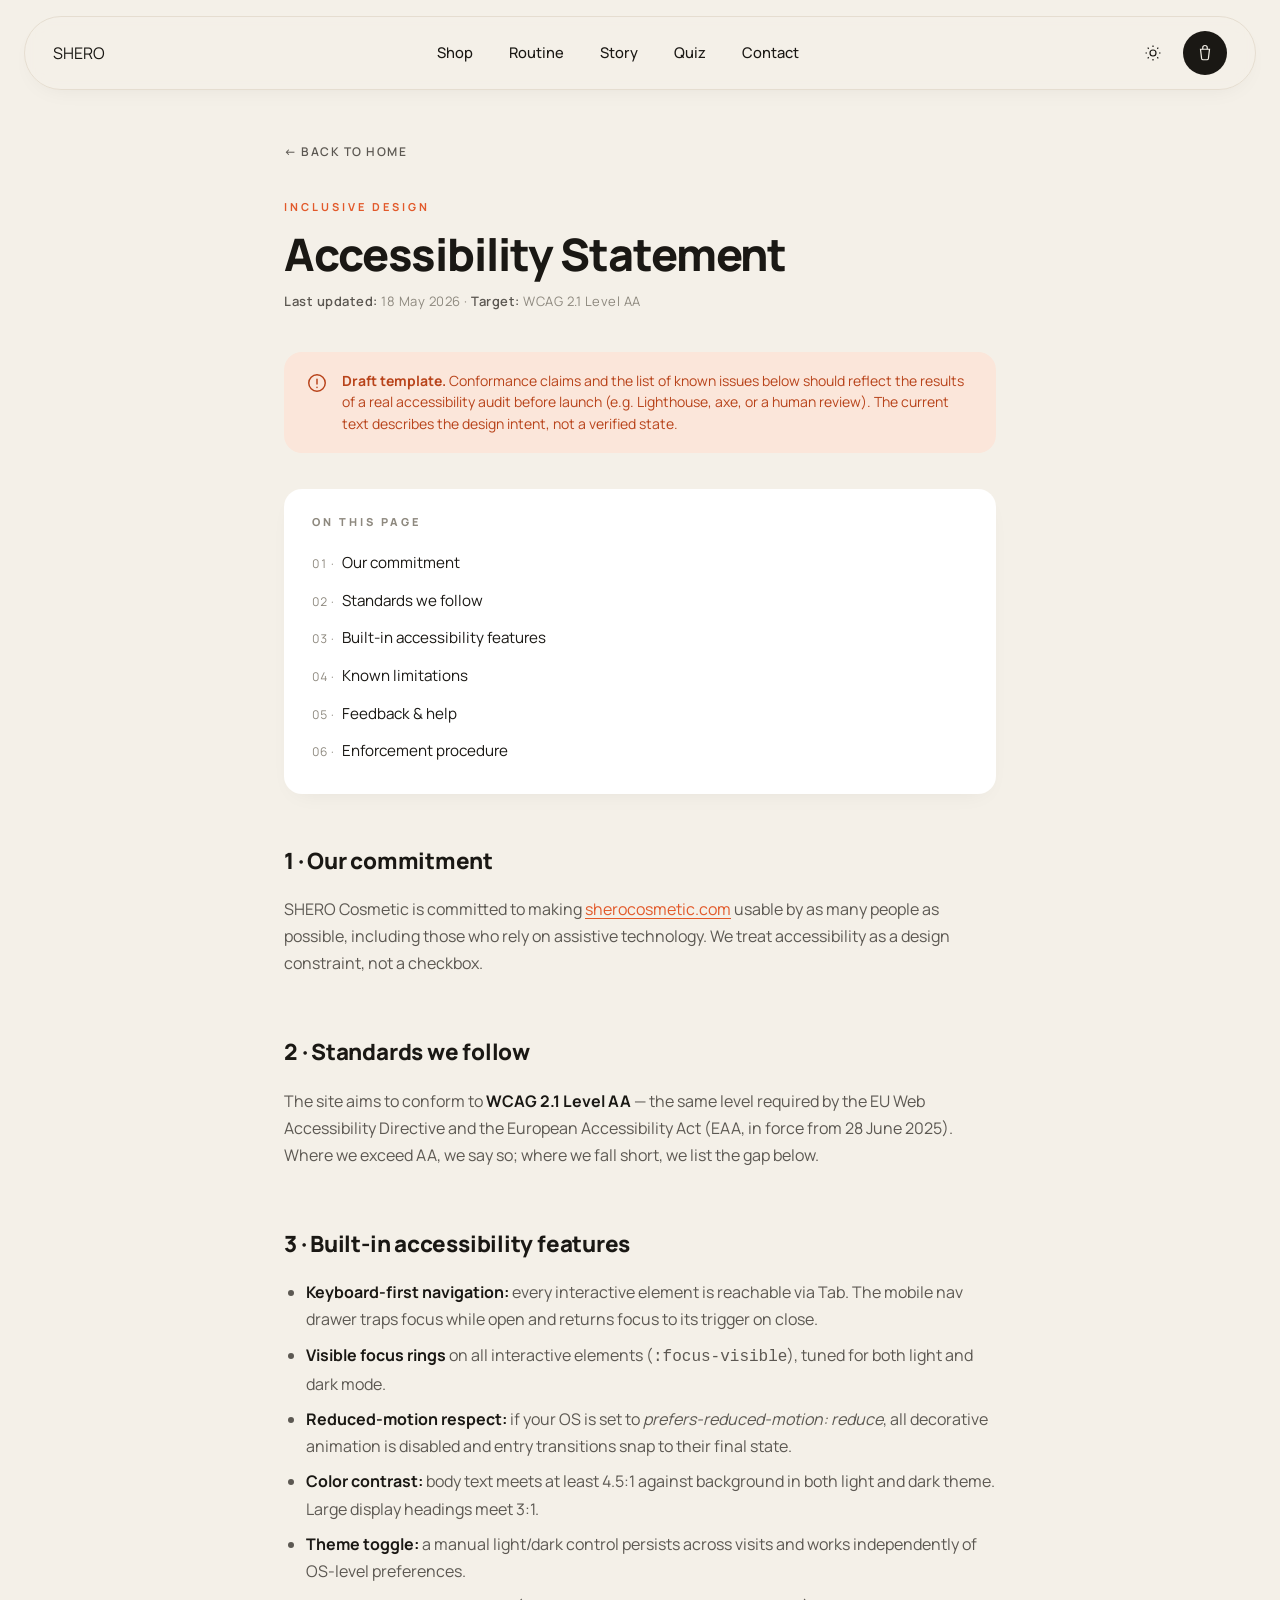
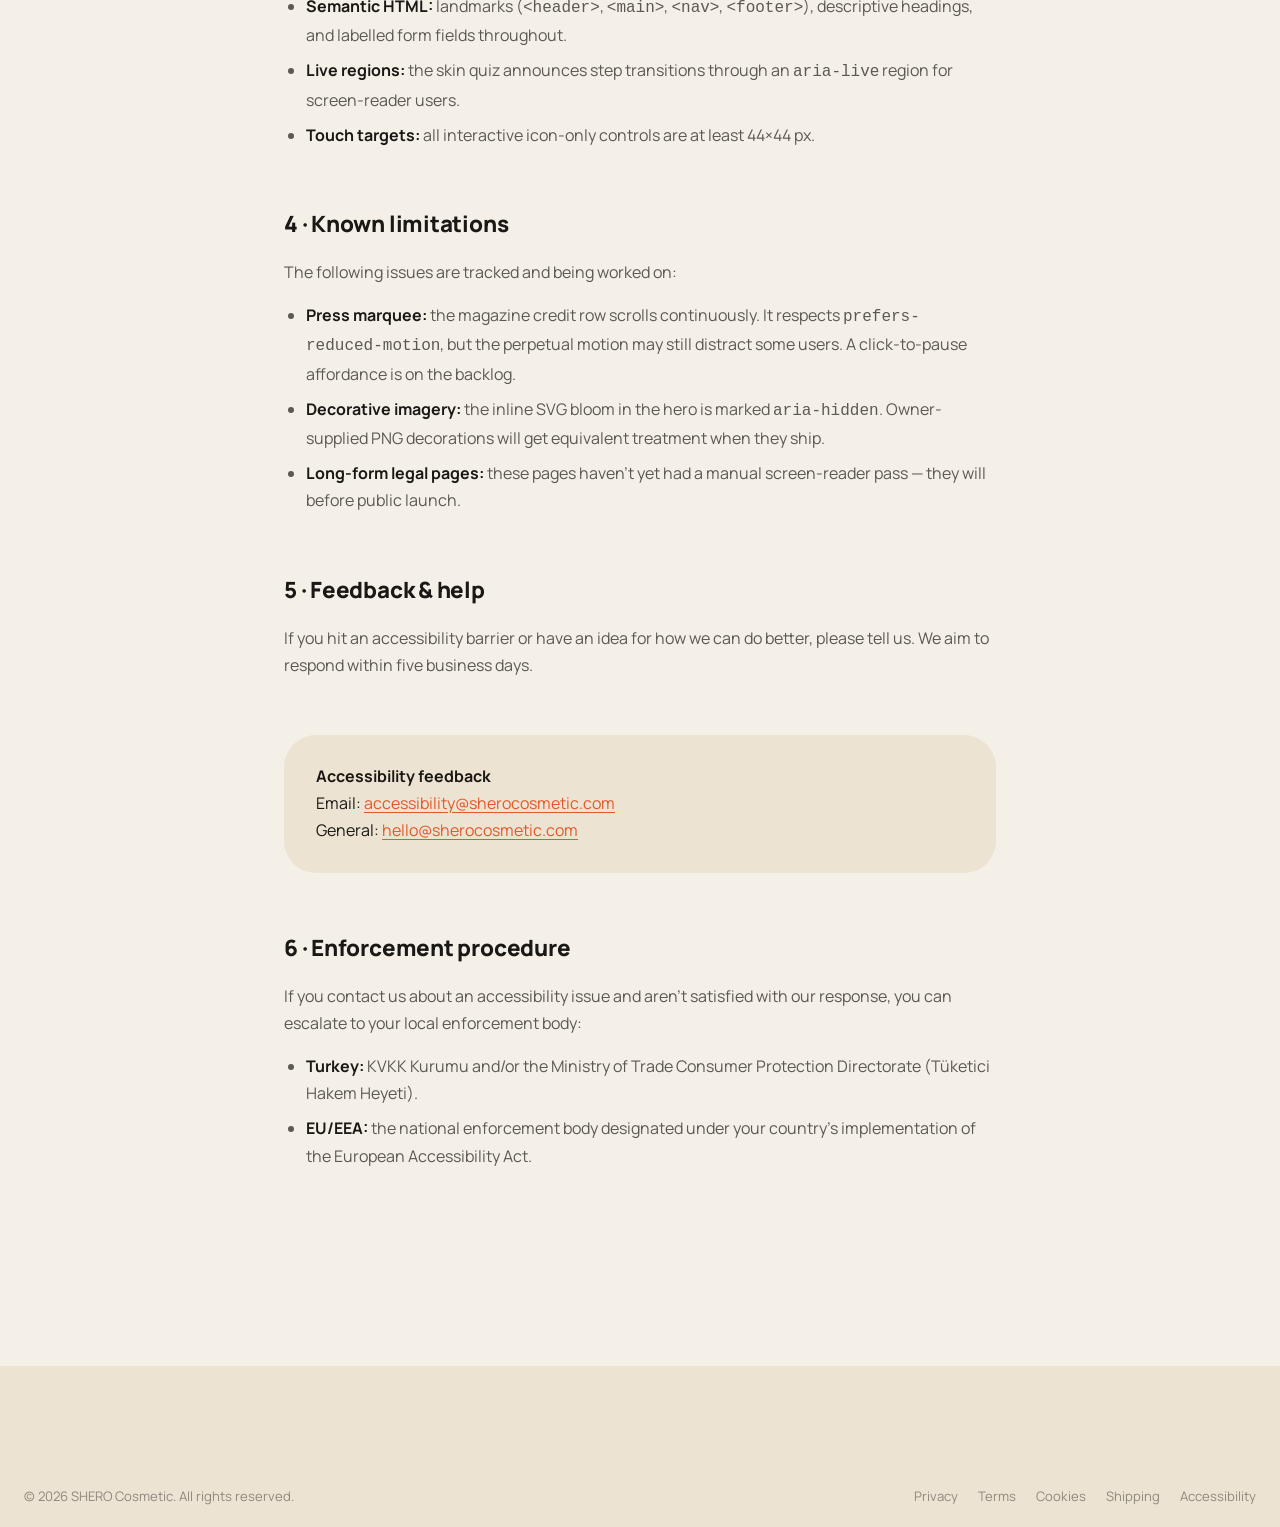
<file: accessibility.html>
<!--
  DRAFT TEMPLATE — must be reviewed before the site goes index/follow.
  Targets WCAG 2.1 AA. The list of "known issues" should be honestly
  updated as a real accessibility audit is run.
-->
<!DOCTYPE html>
<html lang="en">
<head>
<meta charset="UTF-8" />
<meta name="viewport" content="width=device-width, initial-scale=1.0" />
<meta name="theme-color" content="#F4F0E8" />
<title>Accessibility Statement · SHERO COSMETIC</title>
<meta name="description" content="Our commitment to making sherocosmetic.com usable by everyone — WCAG 2.1 AA target." />
<meta name="robots" content="noindex, nofollow" />
<link rel="canonical" href="https://sherocosmetic.com/accessibility.html" />

<script>
(function () {
  try {
    var t = localStorage.getItem('shero-theme');
    if (t === 'dark' || t === 'light') document.documentElement.setAttribute('data-theme', t);
  } catch (e) {}
})();
</script>

<link rel="preconnect" href="https://fonts.googleapis.com" />
<link rel="preconnect" href="https://fonts.gstatic.com" crossorigin />
<link href="https://fonts.googleapis.com/css2?family=Fraunces:ital,opsz,wght@0,9..144,400..600;1,9..144,400..500&family=Manrope:wght@400;500;600;700;800&display=swap" rel="stylesheet" />
<link rel="stylesheet" href="styles.css" />
</head>
<body>

<header class="site-header">
  <div class="site-header__inner">
    <a href="index.html" class="logo" aria-label="SHERO Cosmetic — Home">
      <span class="logo__dot" aria-hidden="true"></span>SHERO
    </a>
    <nav class="nav" aria-label="Primary">
      <a href="index.html#products">Shop</a>
      <a href="index.html#routine">Routine</a>
      <a href="index.html#about">Story</a>
      <a href="index.html#quiz">Quiz</a>
      <a href="index.html#contact">Contact</a>
    </nav>
    <div class="header__actions">
      <button class="icon-btn" id="themeToggle" aria-label="Toggle theme">
        <svg viewBox="0 0 24 24" fill="none" stroke="currentColor" aria-hidden="true">
          <circle cx="12" cy="12" r="4"/>
          <path d="M12 2v2M12 20v2M4.93 4.93l1.41 1.41M17.66 17.66l1.41 1.41M2 12h2M20 12h2M4.93 19.07l1.41-1.41M17.66 6.34l1.41-1.41"/>
        </svg>
      </button>
      <a class="icon-btn icon-btn--cart" href="index.html#products" aria-label="Cart">
        <svg viewBox="0 0 24 24" fill="none" stroke="currentColor" aria-hidden="true">
          <path d="M6 7h12l-1.5 12.5a2 2 0 0 1-2 1.5h-5a2 2 0 0 1-2-1.5L6 7z"/>
          <path d="M9 7V5a3 3 0 0 1 6 0v2"/>
        </svg>
      </a>
    </div>
  </div>
</header>

<main class="legal-page">
  <div class="legal-page__inner">
    <a href="index.html" class="legal-page__back">&larr; Back to home</a>

    <header class="legal-page__header">
      <span class="legal-page__eyebrow">Inclusive design</span>
      <h1 class="legal-page__title">Accessibility Statement</h1>
      <p class="legal-page__meta"><strong>Last updated:</strong> 18 May 2026 &middot; <strong>Target:</strong> WCAG 2.1 Level AA</p>
    </header>

    <aside class="legal-draft" role="note">
      <svg class="legal-draft__icon" viewBox="0 0 24 24" fill="none" stroke="currentColor" stroke-width="1.6" aria-hidden="true">
        <circle cx="12" cy="12" r="9"/>
        <path d="M12 8v5M12 16.5v.5" stroke-linecap="round"/>
      </svg>
      <div>
        <strong>Draft template.</strong> Conformance claims and the list
        of known issues below should reflect the results of a real
        accessibility audit before launch (e.g. Lighthouse, axe, or a
        human review). The current text describes the design intent,
        not a verified state.
      </div>
    </aside>

    <nav class="legal-toc" aria-label="On this page">
      <h2>On this page</h2>
      <ol>
        <li><a href="#commitment">Our commitment</a></li>
        <li><a href="#standards">Standards we follow</a></li>
        <li><a href="#features">Built-in accessibility features</a></li>
        <li><a href="#known">Known limitations</a></li>
        <li><a href="#feedback">Feedback &amp; help</a></li>
        <li><a href="#enforcement">Enforcement procedure</a></li>
      </ol>
    </nav>

    <article class="legal-body">
      <h2 id="commitment">1 &middot; Our commitment</h2>
      <p>SHERO Cosmetic is committed to making <a href="https://sherocosmetic.com">sherocosmetic.com</a> usable by as many people as possible, including those who rely on assistive technology. We treat accessibility as a design constraint, not a checkbox.</p>

      <h2 id="standards">2 &middot; Standards we follow</h2>
      <p>The site aims to conform to <strong>WCAG 2.1 Level AA</strong> &mdash; the same level required by the EU Web Accessibility Directive and the European Accessibility Act (EAA, in force from 28 June 2025). Where we exceed AA, we say so; where we fall short, we list the gap below.</p>

      <h2 id="features">3 &middot; Built-in accessibility features</h2>
      <ul>
        <li><strong>Keyboard-first navigation:</strong> every interactive element is reachable via Tab. The mobile nav drawer traps focus while open and returns focus to its trigger on close.</li>
        <li><strong>Visible focus rings</strong> on all interactive elements (<code>:focus-visible</code>), tuned for both light and dark mode.</li>
        <li><strong>Reduced-motion respect:</strong> if your OS is set to <em>prefers-reduced-motion: reduce</em>, all decorative animation is disabled and entry transitions snap to their final state.</li>
        <li><strong>Color contrast:</strong> body text meets at least 4.5:1 against background in both light and dark theme. Large display headings meet 3:1.</li>
        <li><strong>Theme toggle:</strong> a manual light/dark control persists across visits and works independently of OS-level preferences.</li>
        <li><strong>Semantic HTML:</strong> landmarks (<code>&lt;header&gt;</code>, <code>&lt;main&gt;</code>, <code>&lt;nav&gt;</code>, <code>&lt;footer&gt;</code>), descriptive headings, and labelled form fields throughout.</li>
        <li><strong>Live regions:</strong> the skin quiz announces step transitions through an <code>aria-live</code> region for screen-reader users.</li>
        <li><strong>Touch targets:</strong> all interactive icon-only controls are at least 44&times;44 px.</li>
      </ul>

      <h2 id="known">4 &middot; Known limitations</h2>
      <p>The following issues are tracked and being worked on:</p>
      <ul>
        <li><strong>Press marquee:</strong> the magazine credit row scrolls continuously. It respects <code>prefers-reduced-motion</code>, but the perpetual motion may still distract some users. A click-to-pause affordance is on the backlog.</li>
        <li><strong>Decorative imagery:</strong> the inline SVG bloom in the hero is marked <code>aria-hidden</code>. Owner-supplied PNG decorations will get equivalent treatment when they ship.</li>
        <li><strong>Long-form legal pages:</strong> these pages haven&rsquo;t yet had a manual screen-reader pass &mdash; they will before public launch.</li>
      </ul>

      <h2 id="feedback">5 &middot; Feedback &amp; help</h2>
      <p>If you hit an accessibility barrier or have an idea for how we can do better, please tell us. We aim to respond within five business days.</p>
      <div class="legal-body__contact">
        <p><strong>Accessibility feedback</strong><br/>
        Email: <a href="mailto:accessibility@sherocosmetic.com">accessibility@sherocosmetic.com</a><br/>
        General: <a href="mailto:hello@sherocosmetic.com">hello@sherocosmetic.com</a></p>
      </div>

      <h2 id="enforcement">6 &middot; Enforcement procedure</h2>
      <p>If you contact us about an accessibility issue and aren&rsquo;t satisfied with our response, you can escalate to your local enforcement body:</p>
      <ul>
        <li><strong>Turkey:</strong> KVKK Kurumu and/or the Ministry of Trade Consumer Protection Directorate (T&uuml;ketici Hakem Heyeti).</li>
        <li><strong>EU/EEA:</strong> the national enforcement body designated under your country&rsquo;s implementation of the European Accessibility Act.</li>
      </ul>
    </article>
  </div>
</main>

<footer class="site-footer">
  <div class="container">
    <div class="footer__bottom">
      <span>&copy; 2026 SHERO Cosmetic. All rights reserved.</span>
      <div class="footer__legal">
        <a href="privacy.html">Privacy</a>
        <a href="terms.html">Terms</a>
        <a href="cookies.html">Cookies</a>
        <a href="shipping.html">Shipping</a>
        <a href="accessibility.html">Accessibility</a>
      </div>
    </div>
  </div>
</footer>

<script src="script.js"></script>
</body>
</html>
</file>
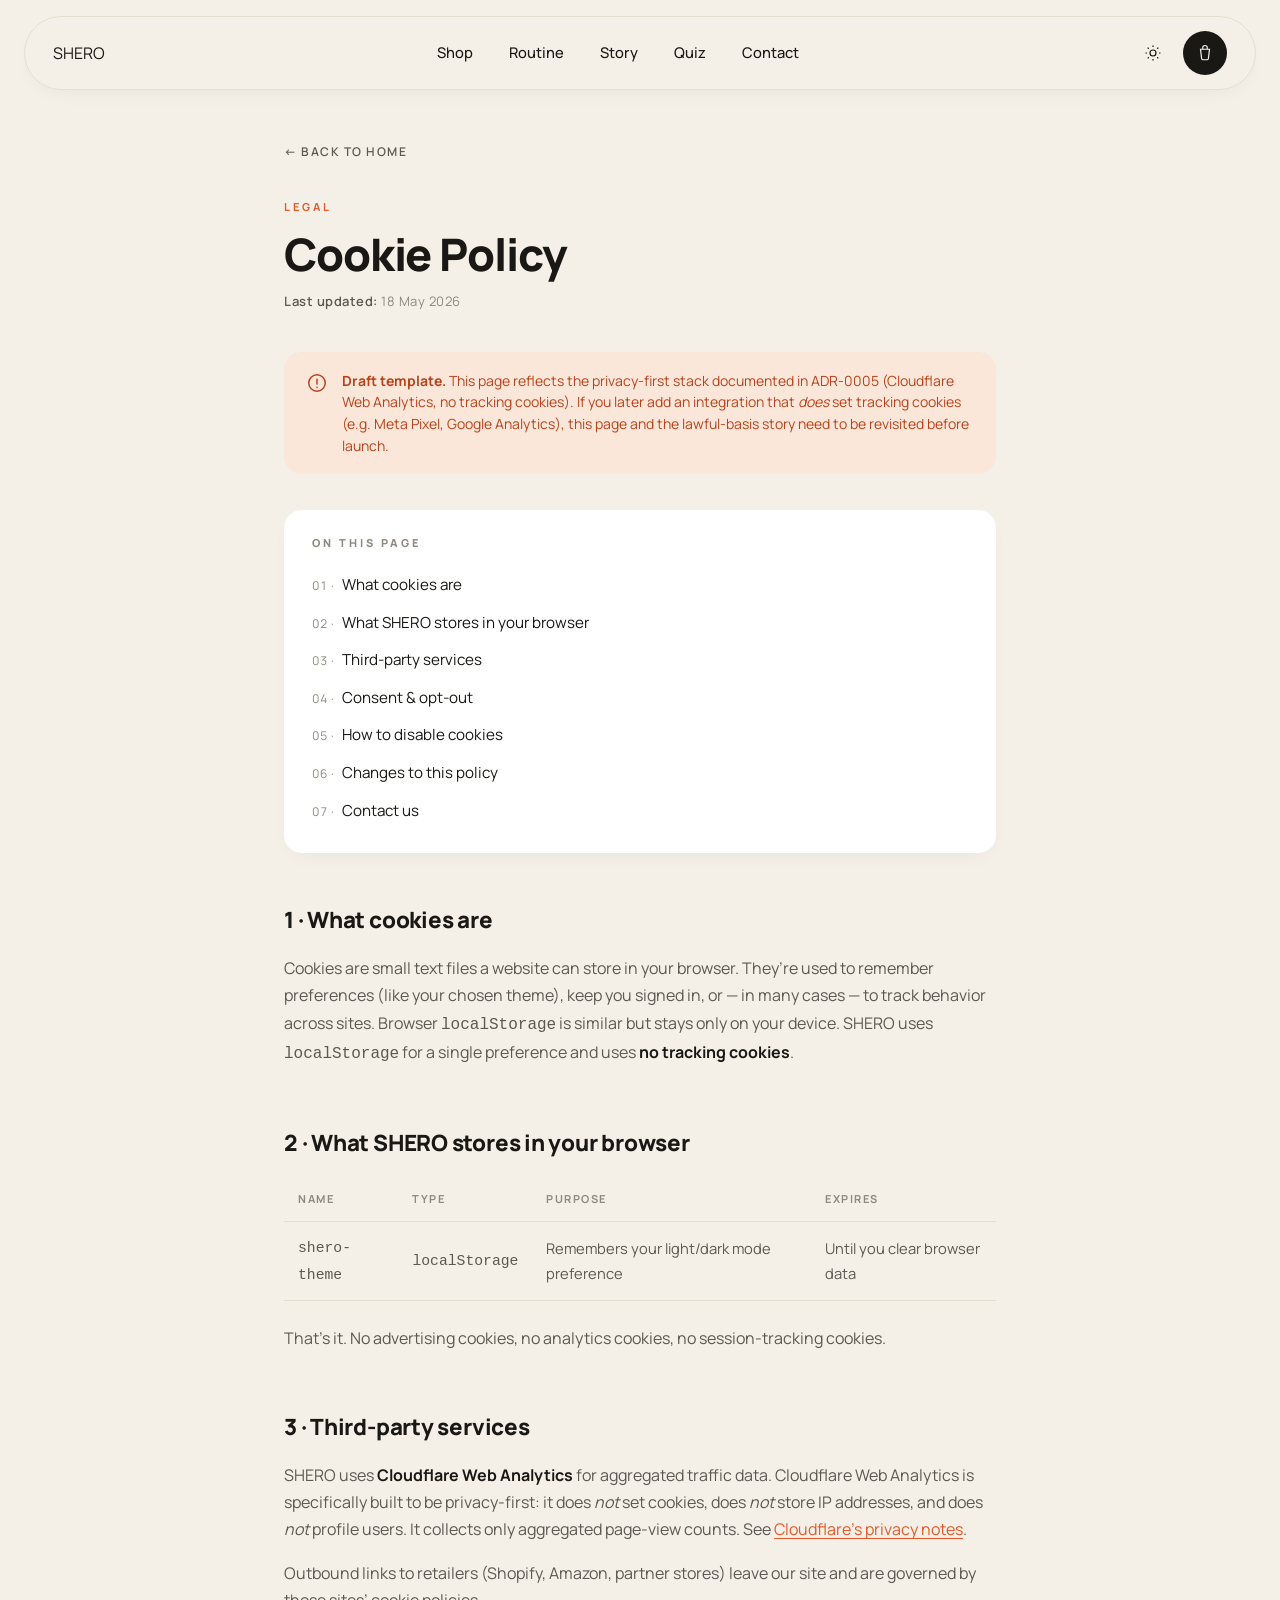
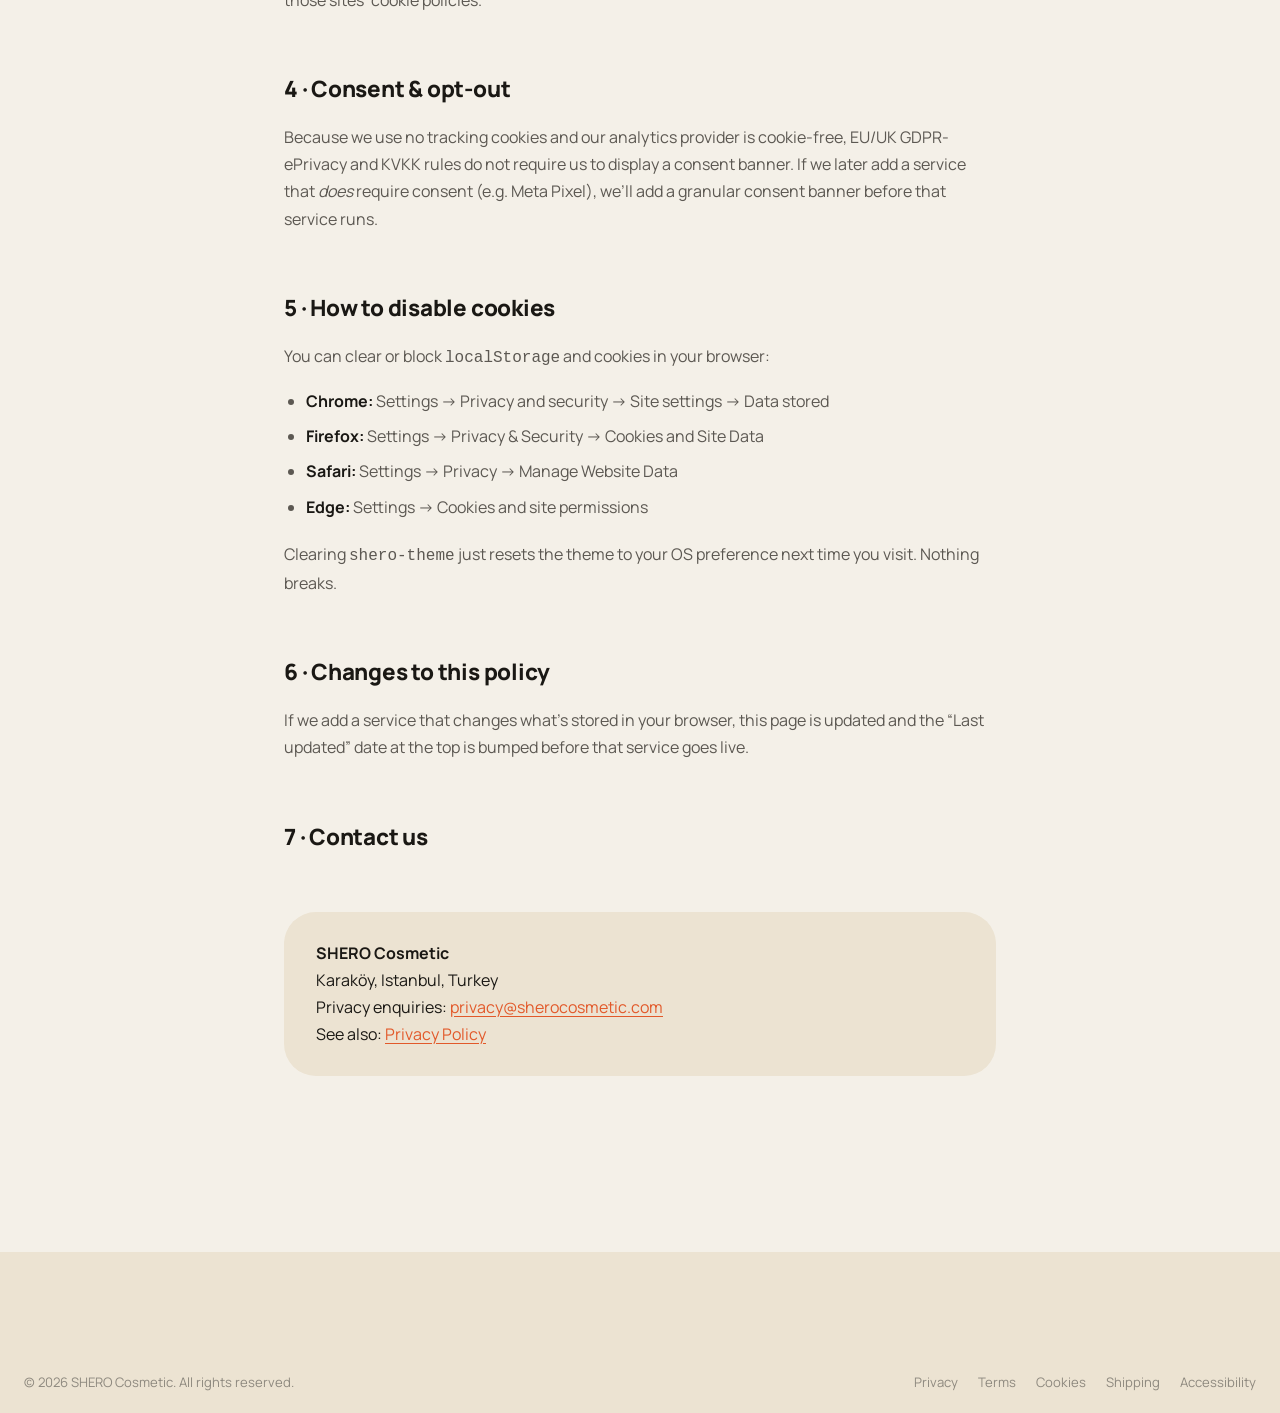
<file: cookies.html>
<!--
  DRAFT TEMPLATE — must be reviewed by qualified legal counsel before
  the site goes index/follow. See ADR-0012.
-->
<!DOCTYPE html>
<html lang="en">
<head>
<meta charset="UTF-8" />
<meta name="viewport" content="width=device-width, initial-scale=1.0" />
<meta name="theme-color" content="#F4F0E8" />
<title>Cookie Policy · SHERO COSMETIC</title>
<meta name="description" content="What SHERO COSMETIC stores in your browser — and what we don't." />
<meta name="robots" content="noindex, nofollow" />
<link rel="canonical" href="https://sherocosmetic.com/cookies.html" />

<script>
(function () {
  try {
    var t = localStorage.getItem('shero-theme');
    if (t === 'dark' || t === 'light') document.documentElement.setAttribute('data-theme', t);
  } catch (e) {}
})();
</script>

<link rel="preconnect" href="https://fonts.googleapis.com" />
<link rel="preconnect" href="https://fonts.gstatic.com" crossorigin />
<link href="https://fonts.googleapis.com/css2?family=Fraunces:ital,opsz,wght@0,9..144,400..600;1,9..144,400..500&family=Manrope:wght@400;500;600;700;800&display=swap" rel="stylesheet" />
<link rel="stylesheet" href="styles.css" />
</head>
<body>

<header class="site-header">
  <div class="site-header__inner">
    <a href="index.html" class="logo" aria-label="SHERO Cosmetic — Home">
      <span class="logo__dot" aria-hidden="true"></span>SHERO
    </a>
    <nav class="nav" aria-label="Primary">
      <a href="index.html#products">Shop</a>
      <a href="index.html#routine">Routine</a>
      <a href="index.html#about">Story</a>
      <a href="index.html#quiz">Quiz</a>
      <a href="index.html#contact">Contact</a>
    </nav>
    <div class="header__actions">
      <button class="icon-btn" id="themeToggle" aria-label="Toggle theme">
        <svg viewBox="0 0 24 24" fill="none" stroke="currentColor" aria-hidden="true">
          <circle cx="12" cy="12" r="4"/>
          <path d="M12 2v2M12 20v2M4.93 4.93l1.41 1.41M17.66 17.66l1.41 1.41M2 12h2M20 12h2M4.93 19.07l1.41-1.41M17.66 6.34l1.41-1.41"/>
        </svg>
      </button>
      <a class="icon-btn icon-btn--cart" href="index.html#products" aria-label="Cart">
        <svg viewBox="0 0 24 24" fill="none" stroke="currentColor" aria-hidden="true">
          <path d="M6 7h12l-1.5 12.5a2 2 0 0 1-2 1.5h-5a2 2 0 0 1-2-1.5L6 7z"/>
          <path d="M9 7V5a3 3 0 0 1 6 0v2"/>
        </svg>
      </a>
    </div>
  </div>
</header>

<main class="legal-page">
  <div class="legal-page__inner">
    <a href="index.html" class="legal-page__back">&larr; Back to home</a>

    <header class="legal-page__header">
      <span class="legal-page__eyebrow">Legal</span>
      <h1 class="legal-page__title">Cookie Policy</h1>
      <p class="legal-page__meta"><strong>Last updated:</strong> 18 May 2026</p>
    </header>

    <aside class="legal-draft" role="note">
      <svg class="legal-draft__icon" viewBox="0 0 24 24" fill="none" stroke="currentColor" stroke-width="1.6" aria-hidden="true">
        <circle cx="12" cy="12" r="9"/>
        <path d="M12 8v5M12 16.5v.5" stroke-linecap="round"/>
      </svg>
      <div>
        <strong>Draft template.</strong> This page reflects the
        privacy-first stack documented in ADR-0005 (Cloudflare Web
        Analytics, no tracking cookies). If you later add an integration
        that <em>does</em> set tracking cookies (e.g. Meta Pixel,
        Google Analytics), this page and the lawful-basis story need to
        be revisited before launch.
      </div>
    </aside>

    <nav class="legal-toc" aria-label="On this page">
      <h2>On this page</h2>
      <ol>
        <li><a href="#what">What cookies are</a></li>
        <li><a href="#what-we-use">What SHERO stores in your browser</a></li>
        <li><a href="#third-party">Third-party services</a></li>
        <li><a href="#consent">Consent &amp; opt-out</a></li>
        <li><a href="#disable">How to disable cookies</a></li>
        <li><a href="#updates">Changes to this policy</a></li>
        <li><a href="#contact">Contact us</a></li>
      </ol>
    </nav>

    <article class="legal-body">
      <h2 id="what">1 &middot; What cookies are</h2>
      <p>Cookies are small text files a website can store in your browser. They&rsquo;re used to remember preferences (like your chosen theme), keep you signed in, or &mdash; in many cases &mdash; to track behavior across sites. Browser <code>localStorage</code> is similar but stays only on your device. SHERO uses <code>localStorage</code> for a single preference and uses <strong>no tracking cookies</strong>.</p>

      <h2 id="what-we-use">2 &middot; What SHERO stores in your browser</h2>
      <table>
        <thead>
          <tr><th>Name</th><th>Type</th><th>Purpose</th><th>Expires</th></tr>
        </thead>
        <tbody>
          <tr>
            <td><code>shero-theme</code></td>
            <td><code>localStorage</code></td>
            <td>Remembers your light/dark mode preference</td>
            <td>Until you clear browser data</td>
          </tr>
        </tbody>
      </table>
      <p>That&rsquo;s it. No advertising cookies, no analytics cookies, no session-tracking cookies.</p>

      <h2 id="third-party">3 &middot; Third-party services</h2>
      <p>SHERO uses <strong>Cloudflare Web Analytics</strong> for aggregated traffic data. Cloudflare Web Analytics is specifically built to be privacy-first: it does <em>not</em> set cookies, does <em>not</em> store IP addresses, and does <em>not</em> profile users. It collects only aggregated page-view counts. See <a href="https://www.cloudflare.com/web-analytics/" rel="noopener">Cloudflare&rsquo;s privacy notes</a>.</p>
      <p>Outbound links to retailers (Shopify, Amazon, partner stores) leave our site and are governed by those sites&rsquo; cookie policies.</p>

      <h2 id="consent">4 &middot; Consent &amp; opt-out</h2>
      <p>Because we use no tracking cookies and our analytics provider is cookie-free, EU/UK GDPR-ePrivacy and KVKK rules do not require us to display a consent banner. If we later add a service that <em>does</em> require consent (e.g. Meta Pixel), we&rsquo;ll add a granular consent banner before that service runs.</p>

      <h2 id="disable">5 &middot; How to disable cookies</h2>
      <p>You can clear or block <code>localStorage</code> and cookies in your browser:</p>
      <ul>
        <li><strong>Chrome:</strong> Settings &rarr; Privacy and security &rarr; Site settings &rarr; Data stored</li>
        <li><strong>Firefox:</strong> Settings &rarr; Privacy &amp; Security &rarr; Cookies and Site Data</li>
        <li><strong>Safari:</strong> Settings &rarr; Privacy &rarr; Manage Website Data</li>
        <li><strong>Edge:</strong> Settings &rarr; Cookies and site permissions</li>
      </ul>
      <p>Clearing <code>shero-theme</code> just resets the theme to your OS preference next time you visit. Nothing breaks.</p>

      <h2 id="updates">6 &middot; Changes to this policy</h2>
      <p>If we add a service that changes what&rsquo;s stored in your browser, this page is updated and the &ldquo;Last updated&rdquo; date at the top is bumped before that service goes live.</p>

      <h2 id="contact">7 &middot; Contact us</h2>
      <div class="legal-body__contact">
        <p><strong>SHERO Cosmetic</strong><br/>
        Karak&ouml;y, Istanbul, Turkey<br/>
        Privacy enquiries: <a href="mailto:privacy@sherocosmetic.com">privacy@sherocosmetic.com</a><br/>
        See also: <a href="privacy.html">Privacy Policy</a></p>
      </div>
    </article>
  </div>
</main>

<footer class="site-footer">
  <div class="container">
    <div class="footer__bottom">
      <span>&copy; 2026 SHERO Cosmetic. All rights reserved.</span>
      <div class="footer__legal">
        <a href="privacy.html">Privacy</a>
        <a href="terms.html">Terms</a>
        <a href="cookies.html">Cookies</a>
        <a href="shipping.html">Shipping</a>
        <a href="accessibility.html">Accessibility</a>
      </div>
    </div>
  </div>
</footer>

<script src="script.js"></script>
</body>
</html>
</file>
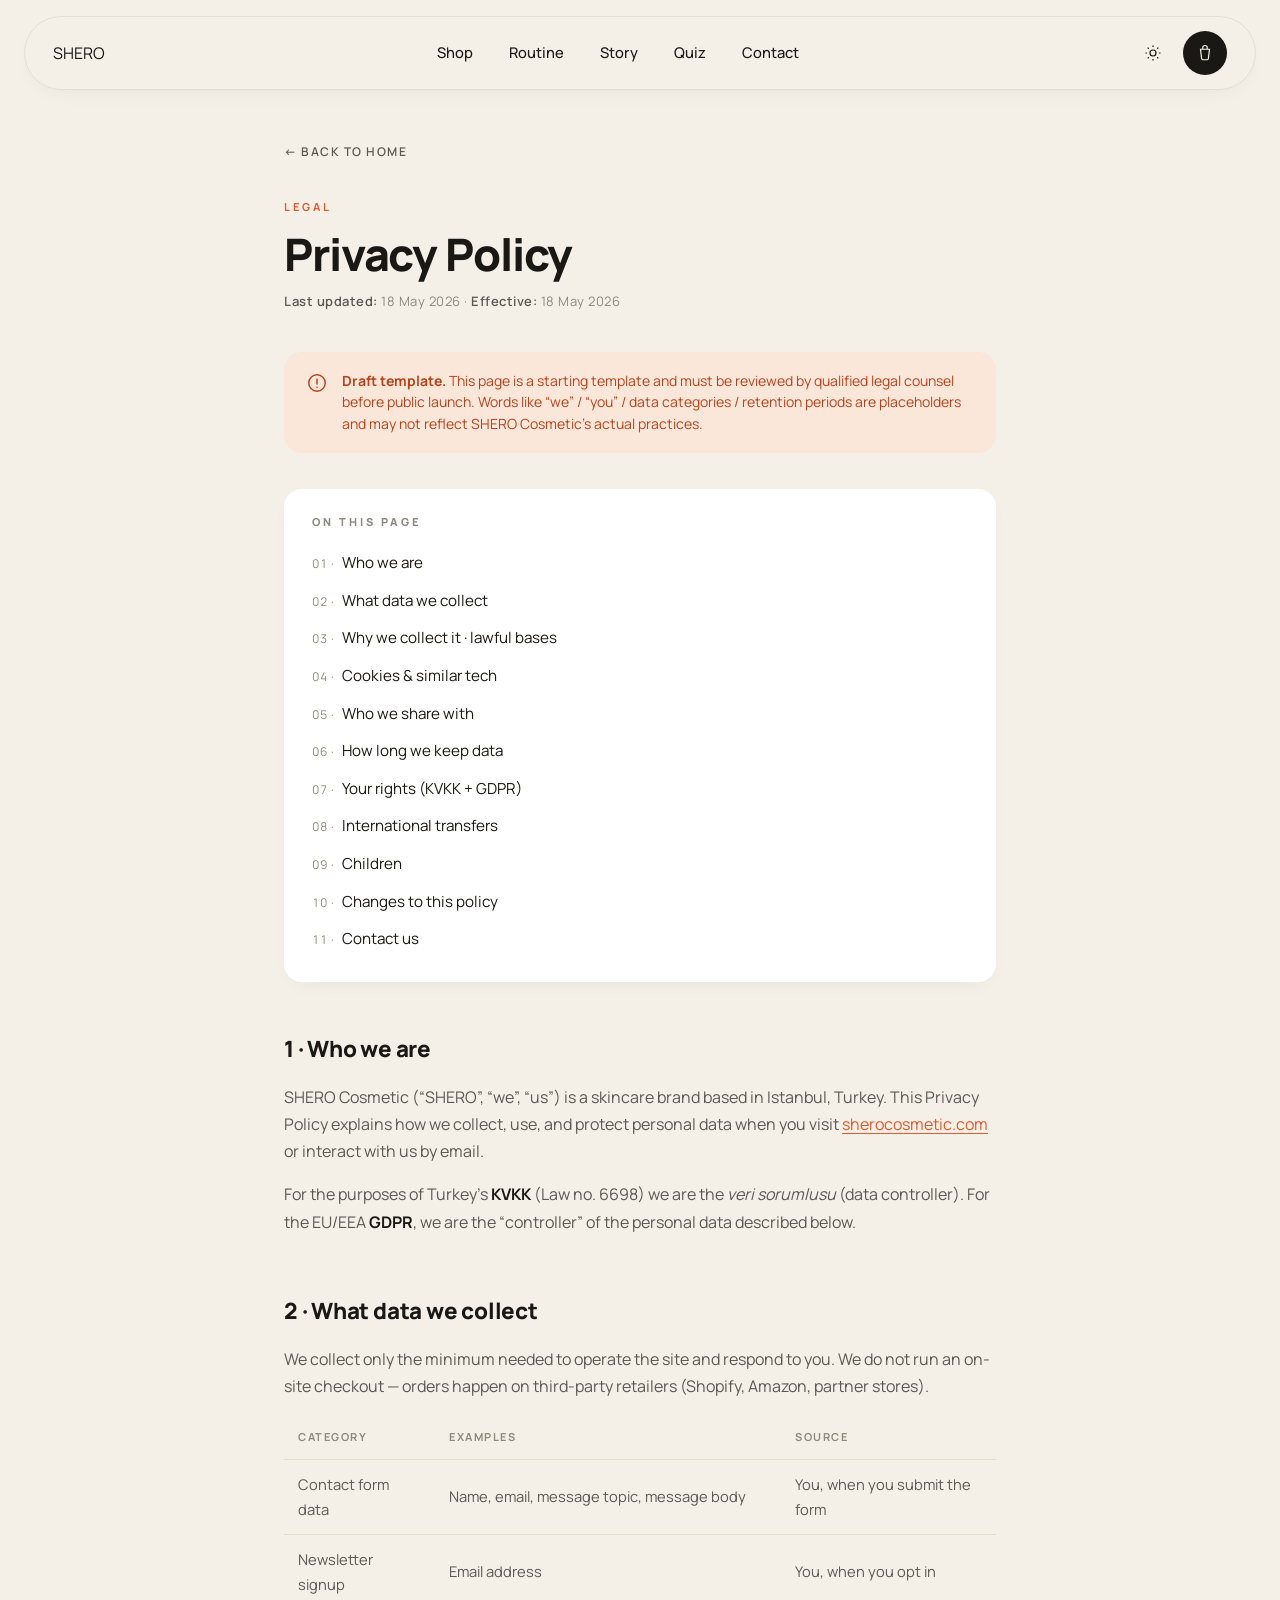
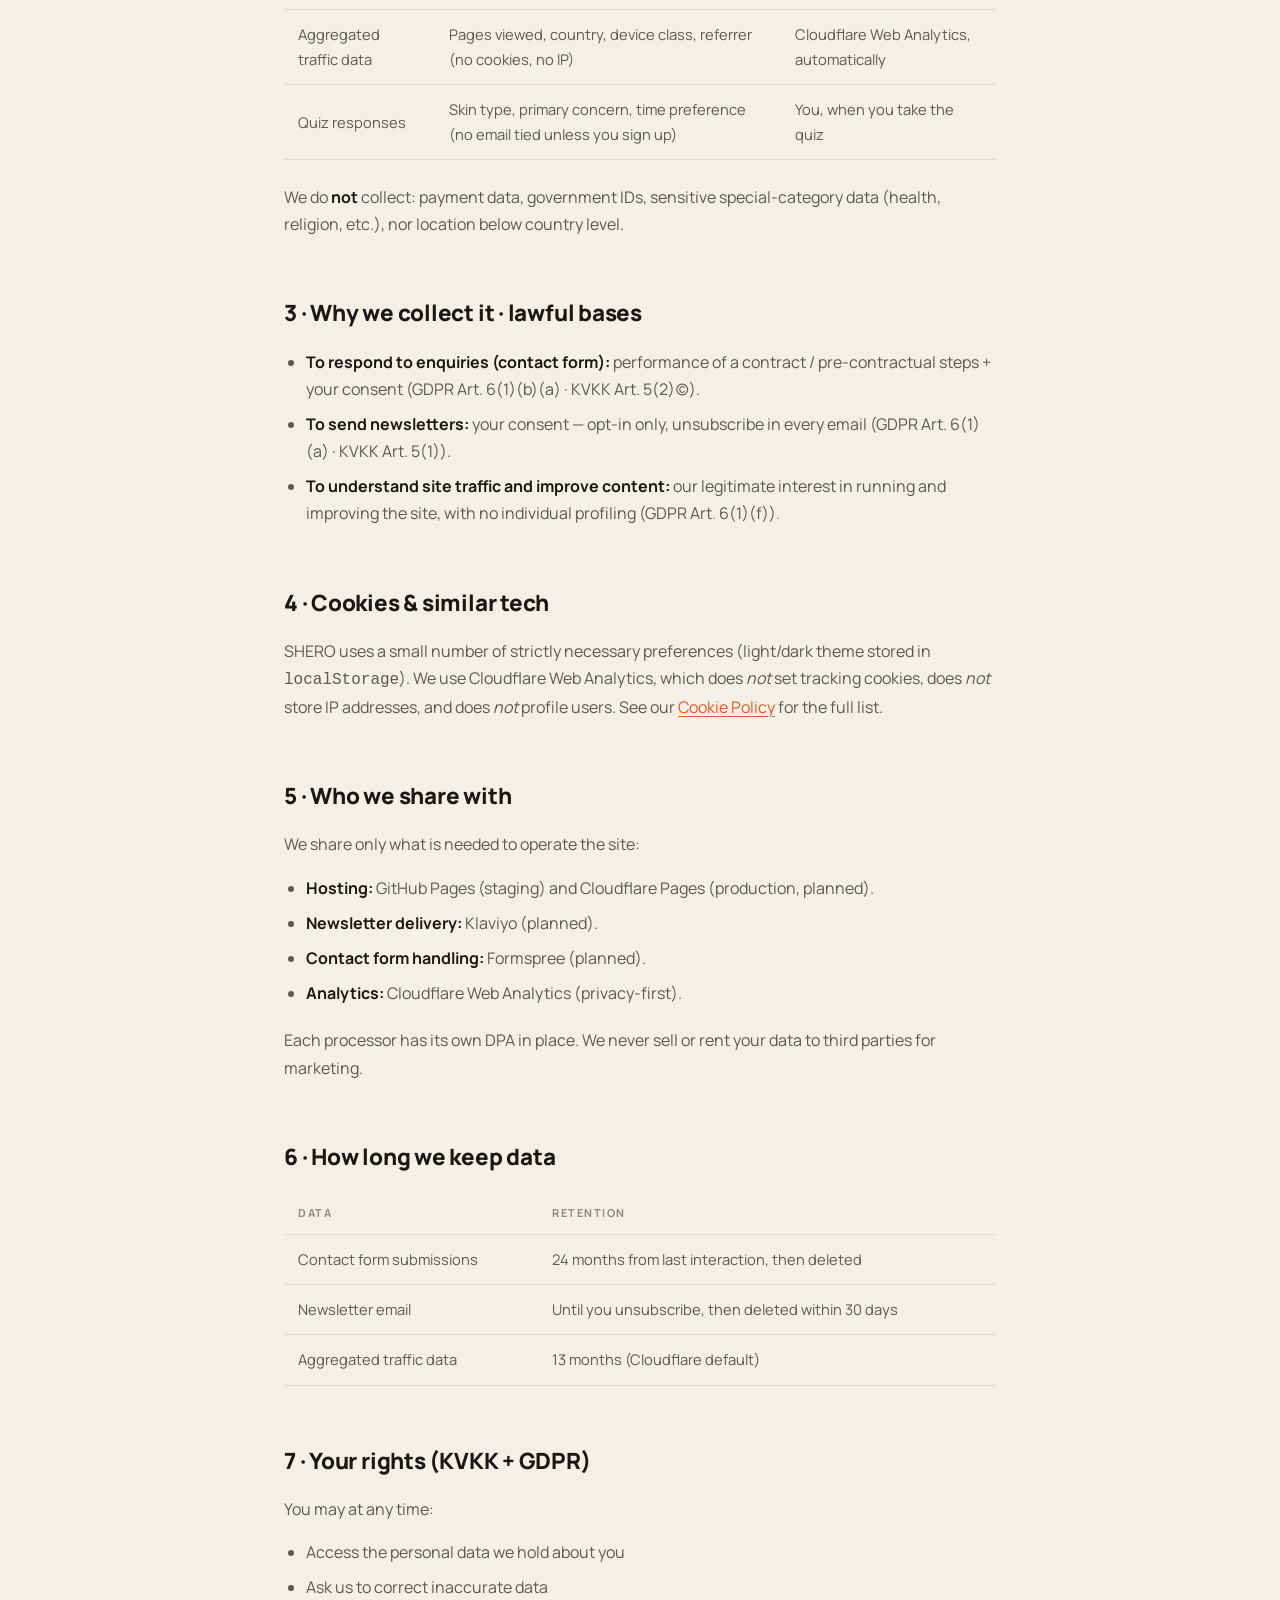
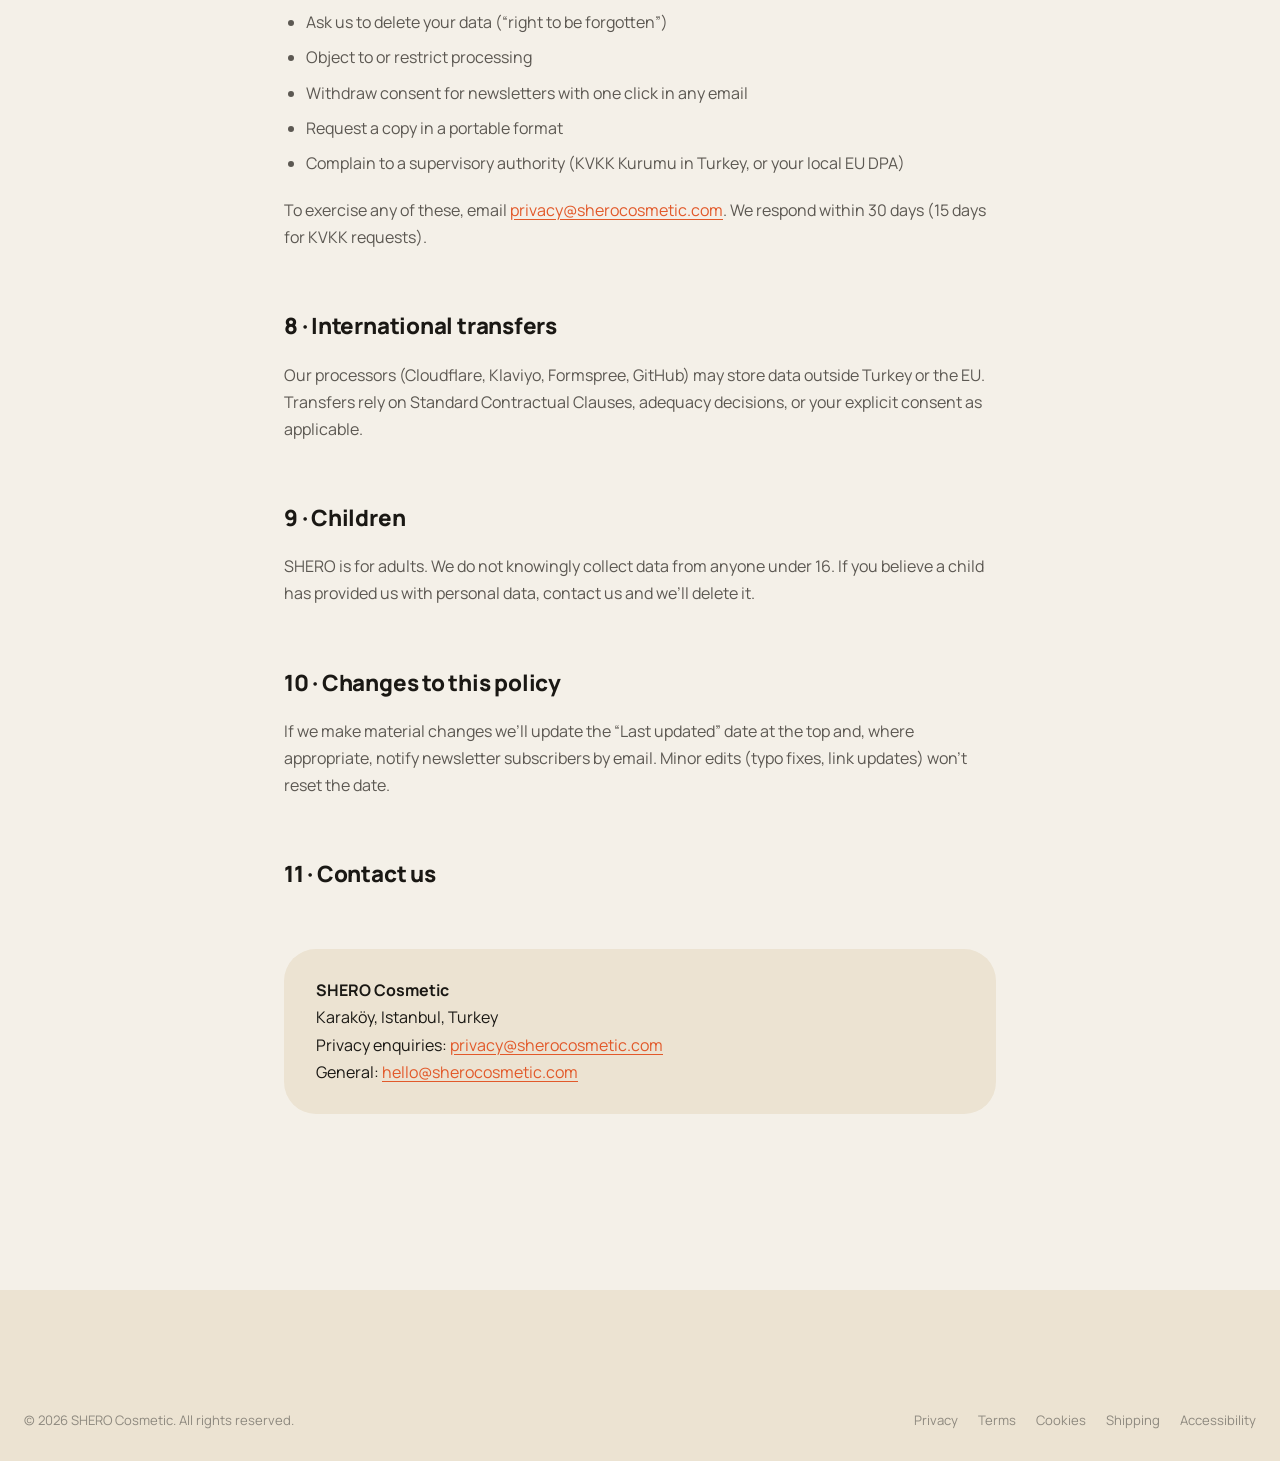
<file: privacy.html>
<!--
  DRAFT TEMPLATE — must be reviewed by qualified legal counsel before
  the site goes index/follow. See ADR-0012.
-->
<!DOCTYPE html>
<html lang="en">
<head>
<meta charset="UTF-8" />
<meta name="viewport" content="width=device-width, initial-scale=1.0" />
<meta name="theme-color" content="#F4F0E8" />
<title>Privacy Policy · SHERO COSMETIC</title>
<meta name="description" content="How SHERO COSMETIC collects, uses, and protects your personal data — KVKK + GDPR compatible." />
<meta name="robots" content="noindex, nofollow" />
<link rel="canonical" href="https://sherocosmetic.com/privacy.html" />

<script>
(function () {
  try {
    var t = localStorage.getItem('shero-theme');
    if (t === 'dark' || t === 'light') document.documentElement.setAttribute('data-theme', t);
  } catch (e) {}
})();
</script>

<link rel="preconnect" href="https://fonts.googleapis.com" />
<link rel="preconnect" href="https://fonts.gstatic.com" crossorigin />
<link href="https://fonts.googleapis.com/css2?family=Fraunces:ital,opsz,wght@0,9..144,400..600;1,9..144,400..500&family=Manrope:wght@400;500;600;700;800&display=swap" rel="stylesheet" />
<link rel="stylesheet" href="styles.css" />
</head>
<body>

<header class="site-header">
  <div class="site-header__inner">
    <a href="index.html" class="logo" aria-label="SHERO Cosmetic — Home">
      <span class="logo__dot" aria-hidden="true"></span>SHERO
    </a>
    <nav class="nav" aria-label="Primary">
      <a href="index.html#products">Shop</a>
      <a href="index.html#routine">Routine</a>
      <a href="index.html#about">Story</a>
      <a href="index.html#quiz">Quiz</a>
      <a href="index.html#contact">Contact</a>
    </nav>
    <div class="header__actions">
      <button class="icon-btn" id="themeToggle" aria-label="Toggle theme">
        <svg viewBox="0 0 24 24" fill="none" stroke="currentColor" aria-hidden="true">
          <circle cx="12" cy="12" r="4"/>
          <path d="M12 2v2M12 20v2M4.93 4.93l1.41 1.41M17.66 17.66l1.41 1.41M2 12h2M20 12h2M4.93 19.07l1.41-1.41M17.66 6.34l1.41-1.41"/>
        </svg>
      </button>
      <a class="icon-btn icon-btn--cart" href="index.html#products" aria-label="Cart">
        <svg viewBox="0 0 24 24" fill="none" stroke="currentColor" aria-hidden="true">
          <path d="M6 7h12l-1.5 12.5a2 2 0 0 1-2 1.5h-5a2 2 0 0 1-2-1.5L6 7z"/>
          <path d="M9 7V5a3 3 0 0 1 6 0v2"/>
        </svg>
      </a>
    </div>
  </div>
</header>

<main class="legal-page">
  <div class="legal-page__inner">
    <a href="index.html" class="legal-page__back">&larr; Back to home</a>

    <header class="legal-page__header">
      <span class="legal-page__eyebrow">Legal</span>
      <h1 class="legal-page__title">Privacy Policy</h1>
      <p class="legal-page__meta"><strong>Last updated:</strong> 18 May 2026 &middot; <strong>Effective:</strong> 18 May 2026</p>
    </header>

    <aside class="legal-draft" role="note">
      <svg class="legal-draft__icon" viewBox="0 0 24 24" fill="none" stroke="currentColor" stroke-width="1.6" aria-hidden="true">
        <circle cx="12" cy="12" r="9"/>
        <path d="M12 8v5M12 16.5v.5" stroke-linecap="round"/>
      </svg>
      <div>
        <strong>Draft template.</strong> This page is a starting template
        and must be reviewed by qualified legal counsel before public
        launch. Words like &ldquo;we&rdquo; / &ldquo;you&rdquo; / data
        categories / retention periods are placeholders and may not
        reflect SHERO Cosmetic&rsquo;s actual practices.
      </div>
    </aside>

    <nav class="legal-toc" aria-label="On this page">
      <h2>On this page</h2>
      <ol>
        <li><a href="#who-we-are">Who we are</a></li>
        <li><a href="#what-we-collect">What data we collect</a></li>
        <li><a href="#why-we-collect">Why we collect it &middot; lawful bases</a></li>
        <li><a href="#cookies">Cookies &amp; similar tech</a></li>
        <li><a href="#sharing">Who we share with</a></li>
        <li><a href="#retention">How long we keep data</a></li>
        <li><a href="#rights">Your rights (KVKK + GDPR)</a></li>
        <li><a href="#international">International transfers</a></li>
        <li><a href="#children">Children</a></li>
        <li><a href="#updates">Changes to this policy</a></li>
        <li><a href="#contact">Contact us</a></li>
      </ol>
    </nav>

    <article class="legal-body">
      <h2 id="who-we-are">1 &middot; Who we are</h2>
      <p>SHERO Cosmetic (&ldquo;SHERO&rdquo;, &ldquo;we&rdquo;, &ldquo;us&rdquo;) is a skincare brand based in Istanbul, Turkey. This Privacy Policy explains how we collect, use, and protect personal data when you visit <a href="https://sherocosmetic.com">sherocosmetic.com</a> or interact with us by email.</p>
      <p>For the purposes of Turkey&rsquo;s <strong>KVKK</strong> (Law no. 6698) we are the <em>veri sorumlusu</em> (data controller). For the EU/EEA <strong>GDPR</strong>, we are the &ldquo;controller&rdquo; of the personal data described below.</p>

      <h2 id="what-we-collect">2 &middot; What data we collect</h2>
      <p>We collect only the minimum needed to operate the site and respond to you. We do not run an on-site checkout &mdash; orders happen on third-party retailers (Shopify, Amazon, partner stores).</p>
      <table>
        <thead>
          <tr><th>Category</th><th>Examples</th><th>Source</th></tr>
        </thead>
        <tbody>
          <tr><td>Contact form data</td><td>Name, email, message topic, message body</td><td>You, when you submit the form</td></tr>
          <tr><td>Newsletter signup</td><td>Email address</td><td>You, when you opt in</td></tr>
          <tr><td>Aggregated traffic data</td><td>Pages viewed, country, device class, referrer (no cookies, no IP)</td><td>Cloudflare Web Analytics, automatically</td></tr>
          <tr><td>Quiz responses</td><td>Skin type, primary concern, time preference (no email tied unless you sign up)</td><td>You, when you take the quiz</td></tr>
        </tbody>
      </table>
      <p>We do <strong>not</strong> collect: payment data, government IDs, sensitive special-category data (health, religion, etc.), nor location below country level.</p>

      <h2 id="why-we-collect">3 &middot; Why we collect it &middot; lawful bases</h2>
      <ul>
        <li><strong>To respond to enquiries (contact form):</strong> performance of a contract / pre-contractual steps + your consent (GDPR Art. 6(1)(b)(a) &middot; KVKK Art. 5(2)(c)).</li>
        <li><strong>To send newsletters:</strong> your consent &mdash; opt-in only, unsubscribe in every email (GDPR Art. 6(1)(a) &middot; KVKK Art. 5(1)).</li>
        <li><strong>To understand site traffic and improve content:</strong> our legitimate interest in running and improving the site, with no individual profiling (GDPR Art. 6(1)(f)).</li>
      </ul>

      <h2 id="cookies">4 &middot; Cookies &amp; similar tech</h2>
      <p>SHERO uses a small number of strictly necessary preferences (light/dark theme stored in <code>localStorage</code>). We use Cloudflare Web Analytics, which does <em>not</em> set tracking cookies, does <em>not</em> store IP addresses, and does <em>not</em> profile users. See our <a href="cookies.html">Cookie Policy</a> for the full list.</p>

      <h2 id="sharing">5 &middot; Who we share with</h2>
      <p>We share only what is needed to operate the site:</p>
      <ul>
        <li><strong>Hosting:</strong> GitHub Pages (staging) and Cloudflare Pages (production, planned).</li>
        <li><strong>Newsletter delivery:</strong> Klaviyo (planned).</li>
        <li><strong>Contact form handling:</strong> Formspree (planned).</li>
        <li><strong>Analytics:</strong> Cloudflare Web Analytics (privacy-first).</li>
      </ul>
      <p>Each processor has its own DPA in place. We never sell or rent your data to third parties for marketing.</p>

      <h2 id="retention">6 &middot; How long we keep data</h2>
      <table>
        <thead><tr><th>Data</th><th>Retention</th></tr></thead>
        <tbody>
          <tr><td>Contact form submissions</td><td>24 months from last interaction, then deleted</td></tr>
          <tr><td>Newsletter email</td><td>Until you unsubscribe, then deleted within 30 days</td></tr>
          <tr><td>Aggregated traffic data</td><td>13 months (Cloudflare default)</td></tr>
        </tbody>
      </table>

      <h2 id="rights">7 &middot; Your rights (KVKK + GDPR)</h2>
      <p>You may at any time:</p>
      <ul>
        <li>Access the personal data we hold about you</li>
        <li>Ask us to correct inaccurate data</li>
        <li>Ask us to delete your data (&ldquo;right to be forgotten&rdquo;)</li>
        <li>Object to or restrict processing</li>
        <li>Withdraw consent for newsletters with one click in any email</li>
        <li>Request a copy in a portable format</li>
        <li>Complain to a supervisory authority (KVKK Kurumu in Turkey, or your local EU DPA)</li>
      </ul>
      <p>To exercise any of these, email <a href="mailto:privacy@sherocosmetic.com">privacy@sherocosmetic.com</a>. We respond within 30 days (15 days for KVKK requests).</p>

      <h2 id="international">8 &middot; International transfers</h2>
      <p>Our processors (Cloudflare, Klaviyo, Formspree, GitHub) may store data outside Turkey or the EU. Transfers rely on Standard Contractual Clauses, adequacy decisions, or your explicit consent as applicable.</p>

      <h2 id="children">9 &middot; Children</h2>
      <p>SHERO is for adults. We do not knowingly collect data from anyone under 16. If you believe a child has provided us with personal data, contact us and we&rsquo;ll delete it.</p>

      <h2 id="updates">10 &middot; Changes to this policy</h2>
      <p>If we make material changes we&rsquo;ll update the &ldquo;Last updated&rdquo; date at the top and, where appropriate, notify newsletter subscribers by email. Minor edits (typo fixes, link updates) won&rsquo;t reset the date.</p>

      <h2 id="contact">11 &middot; Contact us</h2>
      <div class="legal-body__contact">
        <p><strong>SHERO Cosmetic</strong><br/>
        Karak&ouml;y, Istanbul, Turkey<br/>
        Privacy enquiries: <a href="mailto:privacy@sherocosmetic.com">privacy@sherocosmetic.com</a><br/>
        General: <a href="mailto:hello@sherocosmetic.com">hello@sherocosmetic.com</a></p>
      </div>
    </article>
  </div>
</main>

<footer class="site-footer">
  <div class="container">
    <div class="footer__bottom">
      <span>&copy; 2026 SHERO Cosmetic. All rights reserved.</span>
      <div class="footer__legal">
        <a href="privacy.html">Privacy</a>
        <a href="terms.html">Terms</a>
        <a href="cookies.html">Cookies</a>
        <a href="shipping.html">Shipping</a>
        <a href="accessibility.html">Accessibility</a>
      </div>
    </div>
  </div>
</footer>

<script src="script.js"></script>
</body>
</html>
</file>
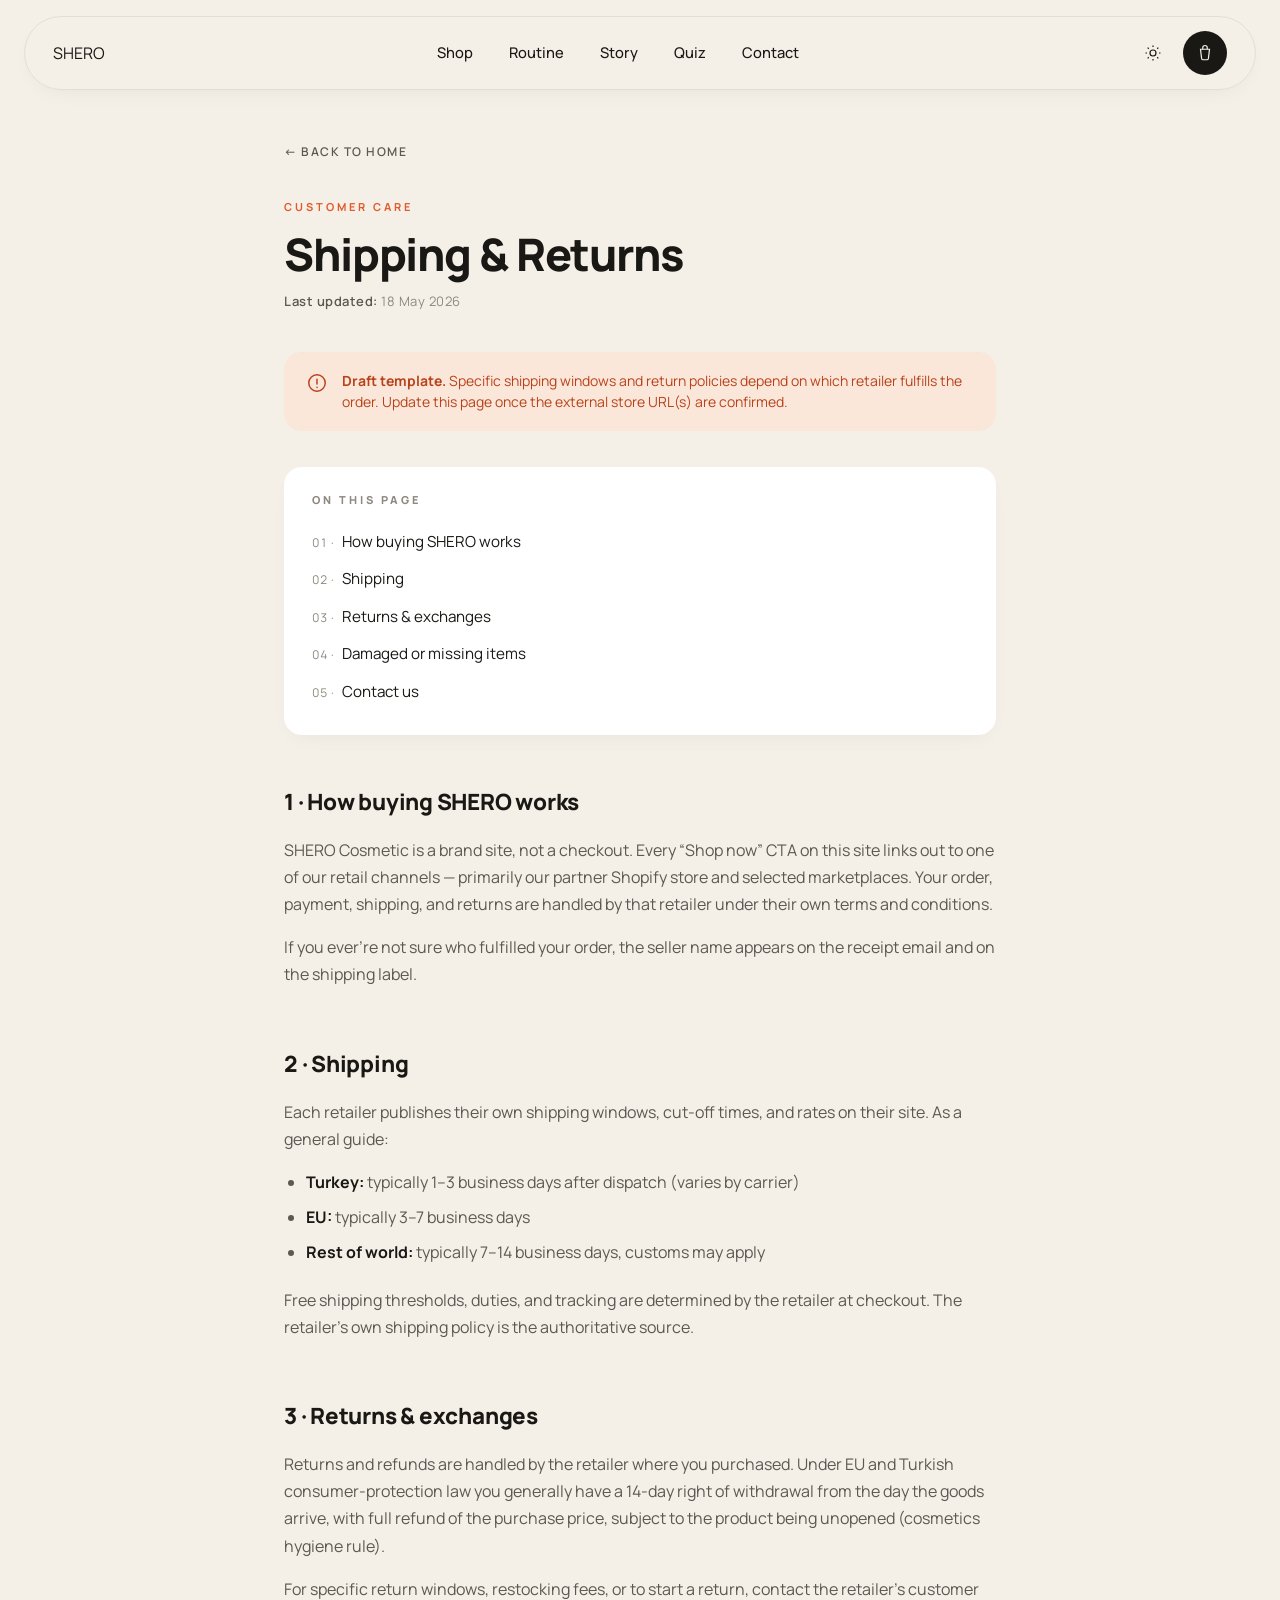
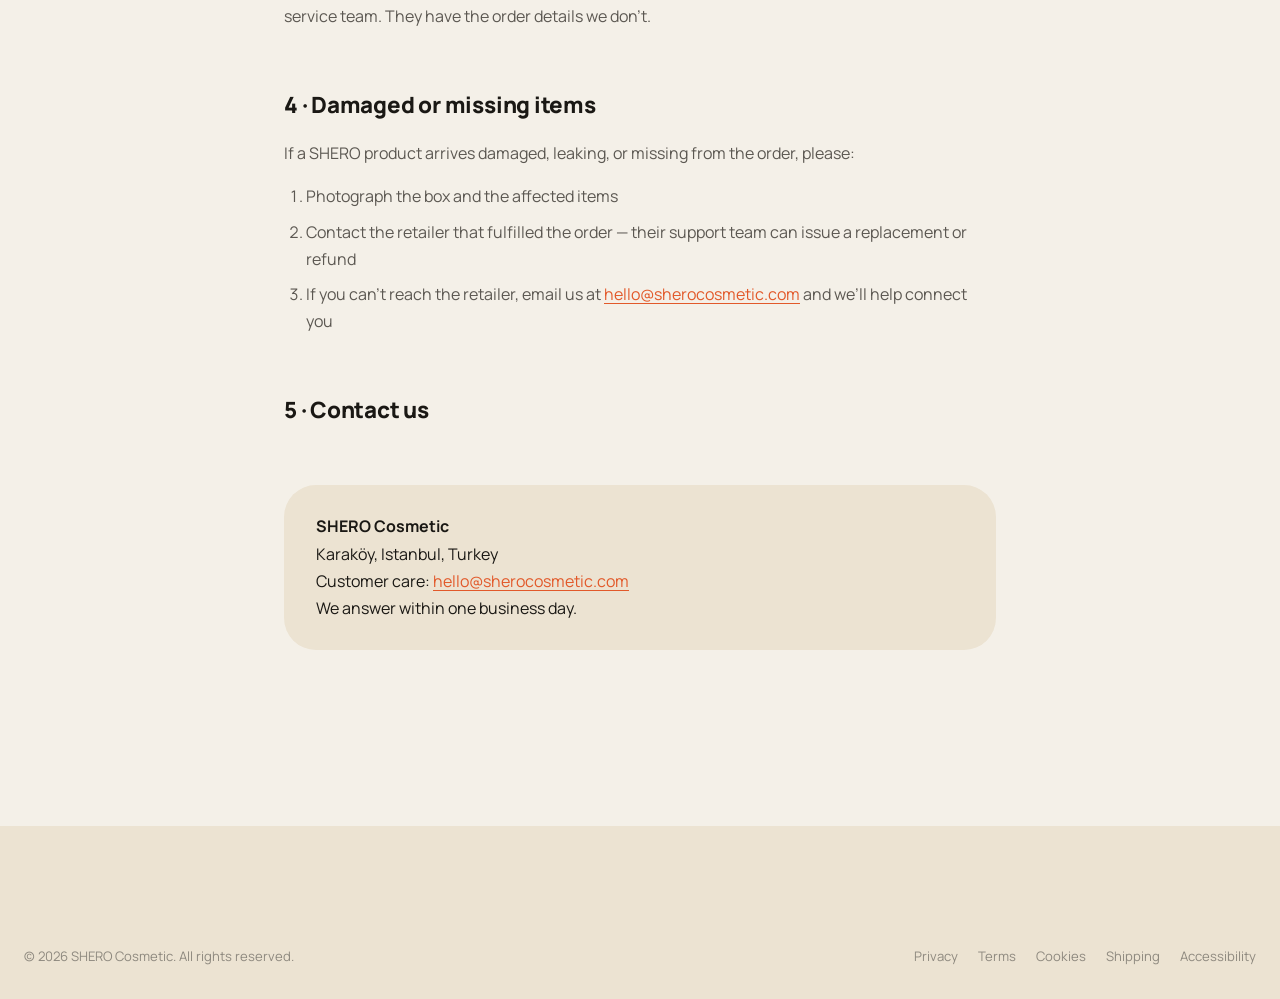
<file: shipping.html>
<!--
  DRAFT TEMPLATE — must be reviewed before the site goes index/follow.
  Because SHERO doesn't run an on-site checkout (see ADR-0001), this
  page mainly defers to the retailer fulfilling the order.
-->
<!DOCTYPE html>
<html lang="en">
<head>
<meta charset="UTF-8" />
<meta name="viewport" content="width=device-width, initial-scale=1.0" />
<meta name="theme-color" content="#F4F0E8" />
<title>Shipping & Returns · SHERO COSMETIC</title>
<meta name="description" content="How SHERO products get to you — shipping is handled by the retailer where you place your order." />
<meta name="robots" content="noindex, nofollow" />
<link rel="canonical" href="https://sherocosmetic.com/shipping.html" />

<script>
(function () {
  try {
    var t = localStorage.getItem('shero-theme');
    if (t === 'dark' || t === 'light') document.documentElement.setAttribute('data-theme', t);
  } catch (e) {}
})();
</script>

<link rel="preconnect" href="https://fonts.googleapis.com" />
<link rel="preconnect" href="https://fonts.gstatic.com" crossorigin />
<link href="https://fonts.googleapis.com/css2?family=Fraunces:ital,opsz,wght@0,9..144,400..600;1,9..144,400..500&family=Manrope:wght@400;500;600;700;800&display=swap" rel="stylesheet" />
<link rel="stylesheet" href="styles.css" />
</head>
<body>

<header class="site-header">
  <div class="site-header__inner">
    <a href="index.html" class="logo" aria-label="SHERO Cosmetic — Home">
      <span class="logo__dot" aria-hidden="true"></span>SHERO
    </a>
    <nav class="nav" aria-label="Primary">
      <a href="index.html#products">Shop</a>
      <a href="index.html#routine">Routine</a>
      <a href="index.html#about">Story</a>
      <a href="index.html#quiz">Quiz</a>
      <a href="index.html#contact">Contact</a>
    </nav>
    <div class="header__actions">
      <button class="icon-btn" id="themeToggle" aria-label="Toggle theme">
        <svg viewBox="0 0 24 24" fill="none" stroke="currentColor" aria-hidden="true">
          <circle cx="12" cy="12" r="4"/>
          <path d="M12 2v2M12 20v2M4.93 4.93l1.41 1.41M17.66 17.66l1.41 1.41M2 12h2M20 12h2M4.93 19.07l1.41-1.41M17.66 6.34l1.41-1.41"/>
        </svg>
      </button>
      <a class="icon-btn icon-btn--cart" href="index.html#products" aria-label="Cart">
        <svg viewBox="0 0 24 24" fill="none" stroke="currentColor" aria-hidden="true">
          <path d="M6 7h12l-1.5 12.5a2 2 0 0 1-2 1.5h-5a2 2 0 0 1-2-1.5L6 7z"/>
          <path d="M9 7V5a3 3 0 0 1 6 0v2"/>
        </svg>
      </a>
    </div>
  </div>
</header>

<main class="legal-page">
  <div class="legal-page__inner">
    <a href="index.html" class="legal-page__back">&larr; Back to home</a>

    <header class="legal-page__header">
      <span class="legal-page__eyebrow">Customer care</span>
      <h1 class="legal-page__title">Shipping &amp; Returns</h1>
      <p class="legal-page__meta"><strong>Last updated:</strong> 18 May 2026</p>
    </header>

    <aside class="legal-draft" role="note">
      <svg class="legal-draft__icon" viewBox="0 0 24 24" fill="none" stroke="currentColor" stroke-width="1.6" aria-hidden="true">
        <circle cx="12" cy="12" r="9"/>
        <path d="M12 8v5M12 16.5v.5" stroke-linecap="round"/>
      </svg>
      <div>
        <strong>Draft template.</strong> Specific shipping windows and
        return policies depend on which retailer fulfills the order.
        Update this page once the external store URL(s) are confirmed.
      </div>
    </aside>

    <nav class="legal-toc" aria-label="On this page">
      <h2>On this page</h2>
      <ol>
        <li><a href="#how-it-works">How buying SHERO works</a></li>
        <li><a href="#shipping">Shipping</a></li>
        <li><a href="#returns">Returns &amp; exchanges</a></li>
        <li><a href="#damage">Damaged or missing items</a></li>
        <li><a href="#contact">Contact us</a></li>
      </ol>
    </nav>

    <article class="legal-body">
      <h2 id="how-it-works">1 &middot; How buying SHERO works</h2>
      <p>SHERO Cosmetic is a brand site, not a checkout. Every &ldquo;Shop now&rdquo; CTA on this site links out to one of our retail channels &mdash; primarily our partner Shopify store and selected marketplaces. Your order, payment, shipping, and returns are handled by that retailer under their own terms and conditions.</p>
      <p>If you ever&rsquo;re not sure who fulfilled your order, the seller name appears on the receipt email and on the shipping label.</p>

      <h2 id="shipping">2 &middot; Shipping</h2>
      <p>Each retailer publishes their own shipping windows, cut-off times, and rates on their site. As a general guide:</p>
      <ul>
        <li><strong>Turkey:</strong> typically 1&ndash;3 business days after dispatch (varies by carrier)</li>
        <li><strong>EU:</strong> typically 3&ndash;7 business days</li>
        <li><strong>Rest of world:</strong> typically 7&ndash;14 business days, customs may apply</li>
      </ul>
      <p>Free shipping thresholds, duties, and tracking are determined by the retailer at checkout. The retailer&rsquo;s own shipping policy is the authoritative source.</p>

      <h2 id="returns">3 &middot; Returns &amp; exchanges</h2>
      <p>Returns and refunds are handled by the retailer where you purchased. Under EU and Turkish consumer-protection law you generally have a 14-day right of withdrawal from the day the goods arrive, with full refund of the purchase price, subject to the product being unopened (cosmetics hygiene rule).</p>
      <p>For specific return windows, restocking fees, or to start a return, contact the retailer&rsquo;s customer service team. They have the order details we don&rsquo;t.</p>

      <h2 id="damage">4 &middot; Damaged or missing items</h2>
      <p>If a SHERO product arrives damaged, leaking, or missing from the order, please:</p>
      <ol>
        <li>Photograph the box and the affected items</li>
        <li>Contact the retailer that fulfilled the order &mdash; their support team can issue a replacement or refund</li>
        <li>If you can&rsquo;t reach the retailer, email us at <a href="mailto:hello@sherocosmetic.com">hello@sherocosmetic.com</a> and we&rsquo;ll help connect you</li>
      </ol>

      <h2 id="contact">5 &middot; Contact us</h2>
      <div class="legal-body__contact">
        <p><strong>SHERO Cosmetic</strong><br/>
        Karak&ouml;y, Istanbul, Turkey<br/>
        Customer care: <a href="mailto:hello@sherocosmetic.com">hello@sherocosmetic.com</a><br/>
        We answer within one business day.</p>
      </div>
    </article>
  </div>
</main>

<footer class="site-footer">
  <div class="container">
    <div class="footer__bottom">
      <span>&copy; 2026 SHERO Cosmetic. All rights reserved.</span>
      <div class="footer__legal">
        <a href="privacy.html">Privacy</a>
        <a href="terms.html">Terms</a>
        <a href="cookies.html">Cookies</a>
        <a href="shipping.html">Shipping</a>
        <a href="accessibility.html">Accessibility</a>
      </div>
    </div>
  </div>
</footer>

<script src="script.js"></script>
</body>
</html>
</file>
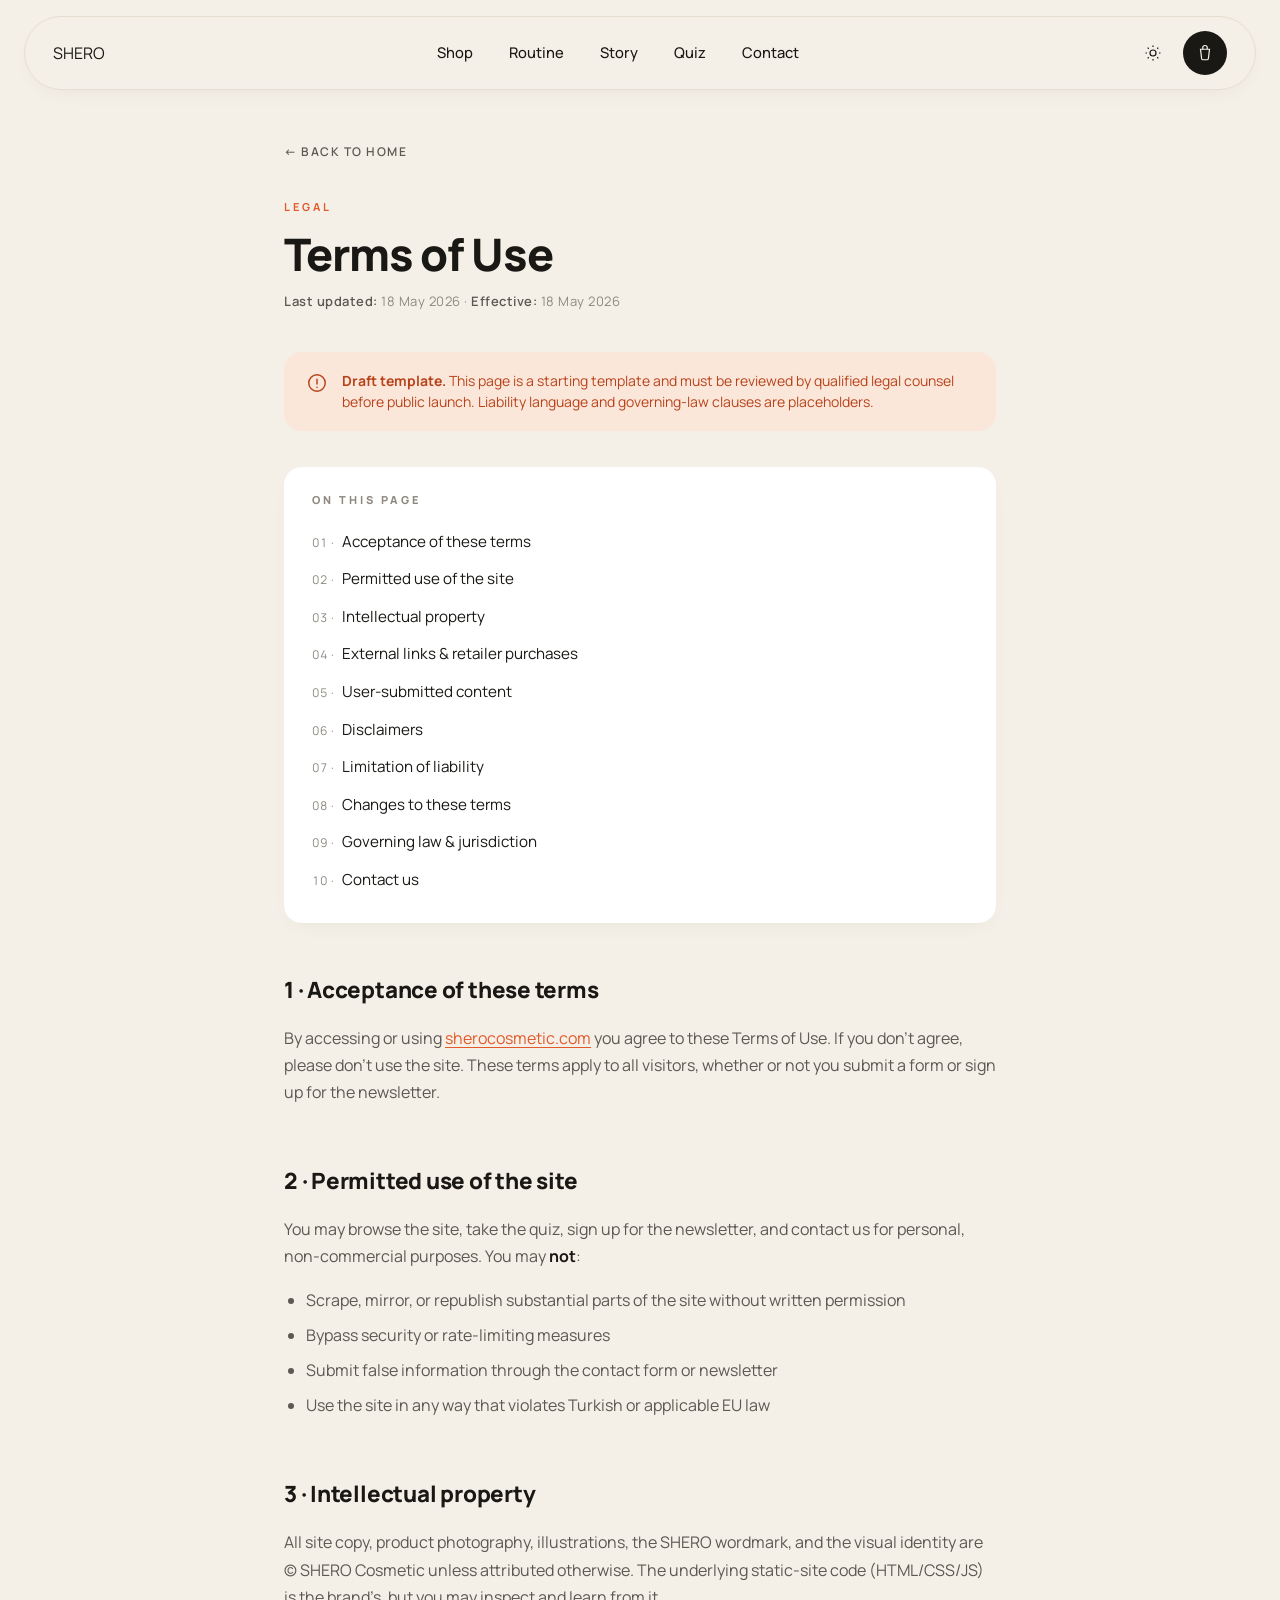
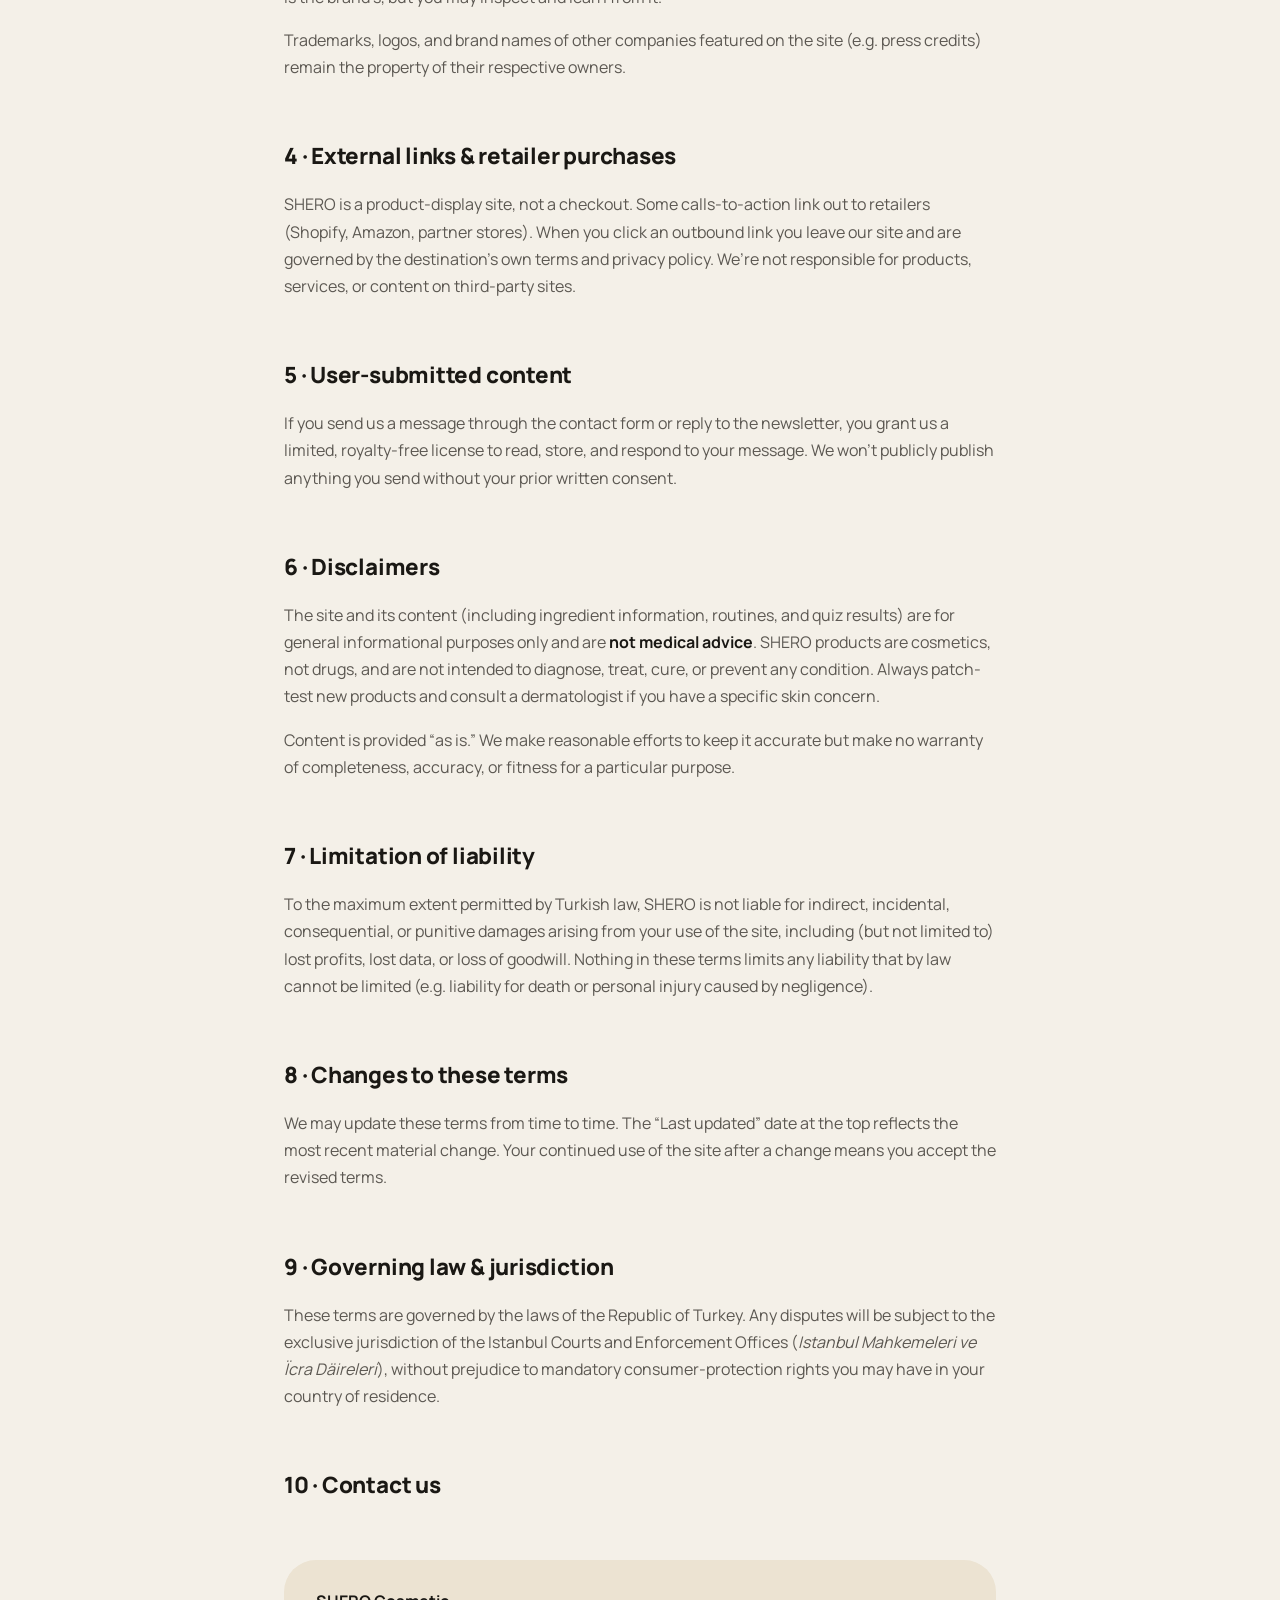
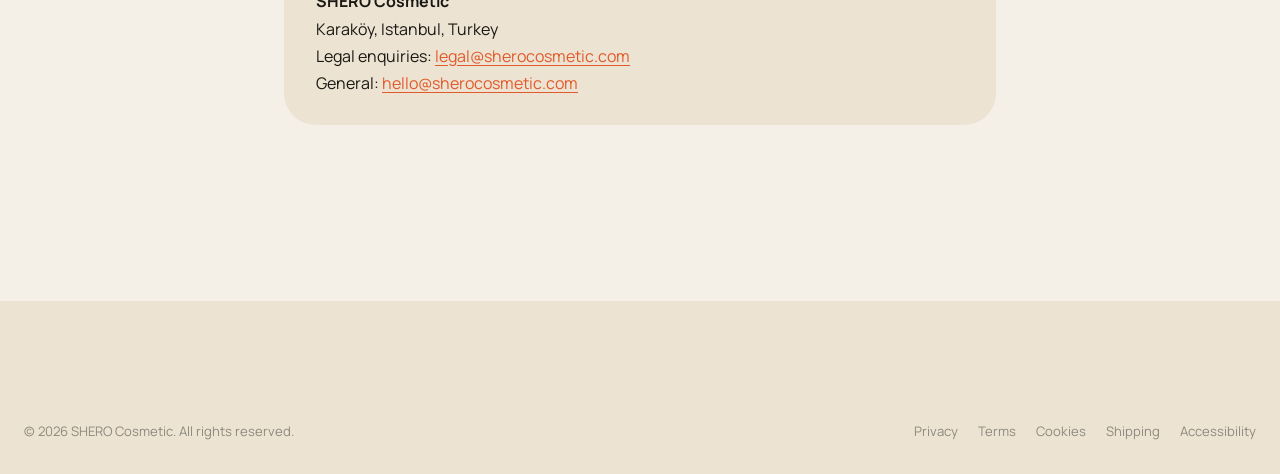
<file: terms.html>
<!--
  DRAFT TEMPLATE — must be reviewed by qualified legal counsel before
  the site goes index/follow. See ADR-0012.
-->
<!DOCTYPE html>
<html lang="en">
<head>
<meta charset="UTF-8" />
<meta name="viewport" content="width=device-width, initial-scale=1.0" />
<meta name="theme-color" content="#F4F0E8" />
<title>Terms of Use · SHERO COSMETIC</title>
<meta name="description" content="The rules for using sherocosmetic.com — copyright, disclaimers, governing law." />
<meta name="robots" content="noindex, nofollow" />
<link rel="canonical" href="https://sherocosmetic.com/terms.html" />

<script>
(function () {
  try {
    var t = localStorage.getItem('shero-theme');
    if (t === 'dark' || t === 'light') document.documentElement.setAttribute('data-theme', t);
  } catch (e) {}
})();
</script>

<link rel="preconnect" href="https://fonts.googleapis.com" />
<link rel="preconnect" href="https://fonts.gstatic.com" crossorigin />
<link href="https://fonts.googleapis.com/css2?family=Fraunces:ital,opsz,wght@0,9..144,400..600;1,9..144,400..500&family=Manrope:wght@400;500;600;700;800&display=swap" rel="stylesheet" />
<link rel="stylesheet" href="styles.css" />
</head>
<body>

<header class="site-header">
  <div class="site-header__inner">
    <a href="index.html" class="logo" aria-label="SHERO Cosmetic — Home">
      <span class="logo__dot" aria-hidden="true"></span>SHERO
    </a>
    <nav class="nav" aria-label="Primary">
      <a href="index.html#products">Shop</a>
      <a href="index.html#routine">Routine</a>
      <a href="index.html#about">Story</a>
      <a href="index.html#quiz">Quiz</a>
      <a href="index.html#contact">Contact</a>
    </nav>
    <div class="header__actions">
      <button class="icon-btn" id="themeToggle" aria-label="Toggle theme">
        <svg viewBox="0 0 24 24" fill="none" stroke="currentColor" aria-hidden="true">
          <circle cx="12" cy="12" r="4"/>
          <path d="M12 2v2M12 20v2M4.93 4.93l1.41 1.41M17.66 17.66l1.41 1.41M2 12h2M20 12h2M4.93 19.07l1.41-1.41M17.66 6.34l1.41-1.41"/>
        </svg>
      </button>
      <a class="icon-btn icon-btn--cart" href="index.html#products" aria-label="Cart">
        <svg viewBox="0 0 24 24" fill="none" stroke="currentColor" aria-hidden="true">
          <path d="M6 7h12l-1.5 12.5a2 2 0 0 1-2 1.5h-5a2 2 0 0 1-2-1.5L6 7z"/>
          <path d="M9 7V5a3 3 0 0 1 6 0v2"/>
        </svg>
      </a>
    </div>
  </div>
</header>

<main class="legal-page">
  <div class="legal-page__inner">
    <a href="index.html" class="legal-page__back">&larr; Back to home</a>

    <header class="legal-page__header">
      <span class="legal-page__eyebrow">Legal</span>
      <h1 class="legal-page__title">Terms of Use</h1>
      <p class="legal-page__meta"><strong>Last updated:</strong> 18 May 2026 &middot; <strong>Effective:</strong> 18 May 2026</p>
    </header>

    <aside class="legal-draft" role="note">
      <svg class="legal-draft__icon" viewBox="0 0 24 24" fill="none" stroke="currentColor" stroke-width="1.6" aria-hidden="true">
        <circle cx="12" cy="12" r="9"/>
        <path d="M12 8v5M12 16.5v.5" stroke-linecap="round"/>
      </svg>
      <div>
        <strong>Draft template.</strong> This page is a starting template
        and must be reviewed by qualified legal counsel before public
        launch. Liability language and governing-law clauses are
        placeholders.
      </div>
    </aside>

    <nav class="legal-toc" aria-label="On this page">
      <h2>On this page</h2>
      <ol>
        <li><a href="#acceptance">Acceptance of these terms</a></li>
        <li><a href="#use">Permitted use of the site</a></li>
        <li><a href="#ip">Intellectual property</a></li>
        <li><a href="#external">External links &amp; retailer purchases</a></li>
        <li><a href="#content">User-submitted content</a></li>
        <li><a href="#disclaimer">Disclaimers</a></li>
        <li><a href="#liability">Limitation of liability</a></li>
        <li><a href="#changes">Changes to these terms</a></li>
        <li><a href="#governing">Governing law &amp; jurisdiction</a></li>
        <li><a href="#contact">Contact us</a></li>
      </ol>
    </nav>

    <article class="legal-body">
      <h2 id="acceptance">1 &middot; Acceptance of these terms</h2>
      <p>By accessing or using <a href="https://sherocosmetic.com">sherocosmetic.com</a> you agree to these Terms of Use. If you don&rsquo;t agree, please don&rsquo;t use the site. These terms apply to all visitors, whether or not you submit a form or sign up for the newsletter.</p>

      <h2 id="use">2 &middot; Permitted use of the site</h2>
      <p>You may browse the site, take the quiz, sign up for the newsletter, and contact us for personal, non-commercial purposes. You may <strong>not</strong>:</p>
      <ul>
        <li>Scrape, mirror, or republish substantial parts of the site without written permission</li>
        <li>Bypass security or rate-limiting measures</li>
        <li>Submit false information through the contact form or newsletter</li>
        <li>Use the site in any way that violates Turkish or applicable EU law</li>
      </ul>

      <h2 id="ip">3 &middot; Intellectual property</h2>
      <p>All site copy, product photography, illustrations, the SHERO wordmark, and the visual identity are &copy; SHERO Cosmetic unless attributed otherwise. The underlying static-site code (HTML/CSS/JS) is the brand&rsquo;s, but you may inspect and learn from it.</p>
      <p>Trademarks, logos, and brand names of other companies featured on the site (e.g. press credits) remain the property of their respective owners.</p>

      <h2 id="external">4 &middot; External links &amp; retailer purchases</h2>
      <p>SHERO is a product-display site, not a checkout. Some calls-to-action link out to retailers (Shopify, Amazon, partner stores). When you click an outbound link you leave our site and are governed by the destination&rsquo;s own terms and privacy policy. We&rsquo;re not responsible for products, services, or content on third-party sites.</p>

      <h2 id="content">5 &middot; User-submitted content</h2>
      <p>If you send us a message through the contact form or reply to the newsletter, you grant us a limited, royalty-free license to read, store, and respond to your message. We won&rsquo;t publicly publish anything you send without your prior written consent.</p>

      <h2 id="disclaimer">6 &middot; Disclaimers</h2>
      <p>The site and its content (including ingredient information, routines, and quiz results) are for general informational purposes only and are <strong>not medical advice</strong>. SHERO products are cosmetics, not drugs, and are not intended to diagnose, treat, cure, or prevent any condition. Always patch-test new products and consult a dermatologist if you have a specific skin concern.</p>
      <p>Content is provided &ldquo;as is.&rdquo; We make reasonable efforts to keep it accurate but make no warranty of completeness, accuracy, or fitness for a particular purpose.</p>

      <h2 id="liability">7 &middot; Limitation of liability</h2>
      <p>To the maximum extent permitted by Turkish law, SHERO is not liable for indirect, incidental, consequential, or punitive damages arising from your use of the site, including (but not limited to) lost profits, lost data, or loss of goodwill. Nothing in these terms limits any liability that by law cannot be limited (e.g. liability for death or personal injury caused by negligence).</p>

      <h2 id="changes">8 &middot; Changes to these terms</h2>
      <p>We may update these terms from time to time. The &ldquo;Last updated&rdquo; date at the top reflects the most recent material change. Your continued use of the site after a change means you accept the revised terms.</p>

      <h2 id="governing">9 &middot; Governing law &amp; jurisdiction</h2>
      <p>These terms are governed by the laws of the Republic of Turkey. Any disputes will be subject to the exclusive jurisdiction of the Istanbul Courts and Enforcement Offices (<em>Istanbul Mahkemeleri ve &Iuml;cra D&auml;ireleri</em>), without prejudice to mandatory consumer-protection rights you may have in your country of residence.</p>

      <h2 id="contact">10 &middot; Contact us</h2>
      <div class="legal-body__contact">
        <p><strong>SHERO Cosmetic</strong><br/>
        Karak&ouml;y, Istanbul, Turkey<br/>
        Legal enquiries: <a href="mailto:legal@sherocosmetic.com">legal@sherocosmetic.com</a><br/>
        General: <a href="mailto:hello@sherocosmetic.com">hello@sherocosmetic.com</a></p>
      </div>
    </article>
  </div>
</main>

<footer class="site-footer">
  <div class="container">
    <div class="footer__bottom">
      <span>&copy; 2026 SHERO Cosmetic. All rights reserved.</span>
      <div class="footer__legal">
        <a href="privacy.html">Privacy</a>
        <a href="terms.html">Terms</a>
        <a href="cookies.html">Cookies</a>
        <a href="shipping.html">Shipping</a>
        <a href="accessibility.html">Accessibility</a>
      </div>
    </div>
  </div>
</footer>

<script src="script.js"></script>
</body>
</html>
</file>
<file: styles.css>
/* ============================================================
   SHERO COSMETIC — landing page (warm + decorative)
   See ADR-0011 for the design system rationale.
   Light is the canonical mode; dark engages via prefers-color-scheme
   OR a manual `data-theme="dark"` on <html> (persisted in localStorage).
   ============================================================ */

:root {
  /* Surfaces — warm off-white, warmer sand alt, white card surface */
  --bg:        #F4F0E8;
  --bg-sand:   #ECE3D2;
  --bg-card:   #FFFFFF;
  --surface:   #FFFFFF;          /* legacy alias used in some primitives */

  /* Ink */
  --ink:       #1A1814;
  --ink-soft:  #5C5852;
  --ink-mute:  #8E897F;
  --line:      #E5DDD0;

  /* Accent — single orange/terracotta accent for CTAs + highlights */
  --accent:        #E2592A;
  --accent-deep:   #B8431A;
  --accent-soft:   #FBE6DA;
  --accent-ink:    #FFFFFF;        /* foreground used on the filled accent button */

  /* Decoration tones — for the inline botanical SVG placeholders */
  --leaf:     #6F7D55;
  --bloom:    #E8AE52;
  --petal:    #C84D3D;

  /* Shadows — warm-tinted so they sit on cream without going cold */
  --shadow:        0 24px 60px -24px rgba(26, 24, 20, .14);
  --shadow-card:   0 18px 50px -22px rgba(26, 24, 20, .12);
  --shadow-soft:   0 8px 24px -12px rgba(26, 24, 20, .08);

  /* Translucent surfaces */
  --bg-translucent:        rgba(244, 240, 232, .88);
  --surface-translucent:   rgba(255, 255, 255, .82);
  --focus-glow:            rgba(26, 24, 20, .15);

  /* Typography — editorial serif + sans pair (ADR-0013).
     Rule: within a single headline, ONE family only. Variation comes from
     weight and italic, never from a mid-headline family swap.

     - Display: Fraunces — variable serif, opsz 9-144, weights 400-600 + italic.
                Used for h1 hero title and h2 section titles only.
     - UI/Body: Manrope — weights 400-700. Used for h3 card titles, eyebrows,
                buttons, captions, paragraphs, forms, micro UI.

     Emphasis inside a headline is marked with <em> (italic, same family).
     The old .display class is gone — see ADR-0013. */
  --font-display: 'Fraunces', 'Cormorant Garamond', Georgia, 'Times New Roman', serif;
  --font-heading: 'Manrope', system-ui, -apple-system, BlinkMacSystemFont, sans-serif;
  --font-body:    'Manrope', system-ui, -apple-system, BlinkMacSystemFont, sans-serif;

  /* Geometry */
  --container:   1320px;
  --gutter:      24px;
  --radius-sm:   12px;
  --radius:      18px;
  --radius-lg:   32px;
  --radius-pill: 999px;

  /* Motion */
  --ease:     cubic-bezier(.4, 0, .2, 1);
  --ease-out: cubic-bezier(.16, 1, .3, 1);

  color-scheme: light;
}

/* Dark mode — warm charcoal, NOT pure black. Accent stays the same orange. */
:root[data-theme="dark"] {
  --bg:        #1B1815;
  --bg-sand:   #25201B;
  --bg-card:   #25201B;
  --surface:   #25201B;
  --ink:       #F0EBE0;
  --ink-soft:  #A8A296;
  --ink-mute:  #777167;
  --line:      #34302A;

  --accent:        #FF7A4D;
  --accent-deep:   #FF9472;
  --accent-soft:   #3A2820;
  --accent-ink:    #1B1815;

  --shadow:        0 24px 60px -24px rgba(0, 0, 0, .55);
  --shadow-card:   0 18px 50px -22px rgba(0, 0, 0, .45);
  --shadow-soft:   0 8px 24px -12px rgba(0, 0, 0, .35);
  --bg-translucent:        rgba(27, 24, 21, .85);
  --surface-translucent:   rgba(37, 32, 27, .82);
  --focus-glow:            rgba(240, 235, 224, .18);
  color-scheme: dark;
}
@media (prefers-color-scheme: dark) {
  :root:not([data-theme="light"]) {
    --bg:        #1B1815;
    --bg-sand:   #25201B;
    --bg-card:   #25201B;
    --surface:   #25201B;
    --ink:       #F0EBE0;
    --ink-soft:  #A8A296;
    --ink-mute:  #777167;
    --line:      #34302A;
    --accent:        #FF7A4D;
    --accent-deep:   #FF9472;
    --accent-soft:   #3A2820;
    --accent-ink:    #1B1815;
    --shadow:        0 24px 60px -24px rgba(0, 0, 0, .55);
    --shadow-card:   0 18px 50px -22px rgba(0, 0, 0, .45);
    --shadow-soft:   0 8px 24px -12px rgba(0, 0, 0, .35);
    --bg-translucent:        rgba(27, 24, 21, .85);
    --surface-translucent:   rgba(37, 32, 27, .82);
    --focus-glow:            rgba(240, 235, 224, .18);
    color-scheme: dark;
  }
}

/* ====================== Reset + base ====================== */

* { box-sizing: border-box; }
*::before, *::after { box-sizing: border-box; }

html { -webkit-text-size-adjust: 100%; }

@media (prefers-reduced-motion: no-preference) {
  html { scroll-behavior: smooth; }
}

body {
  margin: 0;
  font-family: var(--font-body);
  font-size: 16px;
  line-height: 1.6;
  color: var(--ink);
  background: var(--bg);
  -webkit-font-smoothing: antialiased;
  text-rendering: optimizeLegibility;
  overflow-x: hidden;
}

img, svg { display: block; max-width: 100%; height: auto; }

a {
  color: inherit;
  text-decoration: none;
  transition: color .25s var(--ease);
}

button {
  font-family: inherit;
  border: 0;
  background: none;
  color: inherit;
  cursor: pointer;
  padding: 0;
}

input, textarea, select { font-family: inherit; font-size: inherit; color: inherit; }

::selection { background: var(--accent); color: var(--accent-ink); }

/* Screen-reader-only utility */
.sr-only {
  position: absolute;
  width: 1px; height: 1px;
  padding: 0; margin: -1px;
  overflow: hidden;
  clip: rect(0, 0, 0, 0);
  white-space: nowrap;
  border: 0;
}

/* Reduced-motion kill switch for everything decorative */
@media (prefers-reduced-motion: reduce) {
  *, *::before, *::after {
    animation-duration: 0.01ms !important;
    animation-iteration-count: 1 !important;
    transition-duration: 0.01ms !important;
    scroll-behavior: auto !important;
  }
}

/* ====================== Focus rings ====================== */

:focus-visible {
  outline: 2px solid var(--ink);
  outline-offset: 3px;
  border-radius: 4px;
}
.btn:focus-visible {
  outline-color: var(--accent);
  outline-offset: 3px;
}

/* ====================== Layout primitives ====================== */

.container {
  max-width: var(--container);
  margin: 0 auto;
  padding: 0 var(--gutter);
}

.section {
  position: relative;
  padding: 96px 0;
}
.section--tight { padding: 64px 0; }
.section--sand  { background: var(--bg-sand); }

/* Soft-card primitive — the rounded warm container the reference relies on. */
.surface-card {
  background: var(--bg-card);
  border-radius: var(--radius-lg);
  box-shadow: var(--shadow-card);
  padding: 48px;
  position: relative;
}

/* ====================== Eyebrow + section heading ====================== */

.eyebrow {
  display: inline-block;
  font-family: var(--font-body);
  font-size: 11px;
  font-weight: 600;
  letter-spacing: 3px;
  text-transform: uppercase;
  color: var(--accent);
  margin-bottom: 16px;
}

.section-head {
  max-width: 720px;
  margin: 0 auto 56px;
  text-align: center;
}
.section-head--left {
  text-align: left;
  margin-left: 0;
}

.section-title {
  font-family: var(--font-display);
  font-weight: 500;
  font-size: clamp(2.2rem, 5vw, 3.6rem);
  line-height: 1.1;
  letter-spacing: -0.01em;
  font-variation-settings: 'opsz' 96;
  margin: 0 0 18px;
  color: var(--ink);
}
.section-title em {
  font-style: italic;
  font-weight: 400;
  color: var(--ink-soft);
  font-variation-settings: 'opsz' 96;
}

.lead {
  font-size: 1.05rem;
  line-height: 1.65;
  color: var(--ink-soft);
  margin: 0;
  max-width: 60ch;
}
.section-head .lead { margin-left: auto; margin-right: auto; }
.section-head--left .lead { margin-left: 0; margin-right: 0; }

/* ====================== Buttons ====================== */

.btn {
  display: inline-flex;
  align-items: center;
  gap: 10px;
  padding: 14px 26px;
  font-family: var(--font-body);
  font-size: .9rem;
  font-weight: 600;
  letter-spacing: .5px;
  border-radius: var(--radius-pill);
  border: 1px solid transparent;
  cursor: pointer;
  transition: background .25s var(--ease), color .25s var(--ease),
              border-color .25s var(--ease), transform .25s var(--ease);
  white-space: nowrap;
}
.btn:active { transform: translateY(1px); }

.btn--primary {
  background: var(--accent);
  color: var(--accent-ink);
}
.btn--primary:hover { background: var(--accent-deep); }

.btn--ghost {
  background: transparent;
  color: var(--ink);
  border-color: var(--ink);
}
.btn--ghost:hover { background: var(--ink); color: var(--bg); }

.btn--ink {
  background: var(--ink);
  color: var(--bg);
}
.btn--ink:hover { background: var(--accent); color: var(--accent-ink); }

.btn--icon {
  width: 56px;
  height: 56px;
  padding: 0;
  border-radius: 50%;
  background: var(--ink);
  color: var(--bg);
  display: inline-grid;
  place-items: center;
  flex-shrink: 0;
}
.btn--icon:hover { background: var(--accent); color: var(--accent-ink); }
.btn--icon svg { width: 18px; height: 18px; }

.btn .arrow { display: inline-block; transition: transform .25s var(--ease); }
.btn:hover .arrow { transform: translateX(3px); }

/* Inline play-style button used next to the hero primary CTA */
.btn-play {
  display: inline-flex;
  align-items: center;
  gap: 14px;
  background: transparent;
  color: var(--ink);
  border: 0;
  padding: 0;
  font-weight: 600;
  cursor: pointer;
}
.btn-play__circle {
  width: 56px;
  height: 56px;
  border-radius: 50%;
  background: var(--ink);
  color: var(--bg);
  display: inline-grid;
  place-items: center;
  transition: background .25s var(--ease), transform .25s var(--ease);
}
.btn-play__circle svg { width: 16px; height: 16px; margin-left: 2px; }
.btn-play:hover .btn-play__circle { background: var(--accent); color: var(--accent-ink); }

/* ====================== Pill — trust indicators / tag chips ====================== */

.pill {
  display: inline-flex;
  align-items: center;
  gap: 8px;
  padding: 8px 16px;
  background: var(--bg-card);
  border: 1px solid var(--line);
  border-radius: var(--radius-pill);
  font-size: 12px;
  font-weight: 600;
  letter-spacing: 1px;
  text-transform: uppercase;
  color: var(--ink-soft);
}
.pill--accent {
  background: var(--accent-soft);
  border-color: transparent;
  color: var(--accent-deep);
}

/* Trust-row primitive: rounded card with circular icon-tile per indicator. */
.trust-row {
  display: grid;
  grid-template-columns: repeat(3, 1fr);
  gap: 24px;
  padding: 32px 40px;
  background: var(--bg-card);
  border-radius: var(--radius-lg);
  box-shadow: var(--shadow-soft);
}
.trust-item {
  display: flex;
  flex-direction: column;
  align-items: center;
  gap: 12px;
  text-align: center;
}
.trust-item__icon {
  width: 64px;
  height: 64px;
  border-radius: 50%;
  background: var(--bg-sand);
  display: grid;
  place-items: center;
  color: var(--ink);
}
.trust-item__icon svg { width: 28px; height: 28px; stroke-width: 1.6; }

/* Badge image variant — owner-supplied PETA / BUAV / Not-Tested logos. */
.trust-item__badge {
  height: 72px;
  width: auto;
  max-width: 110px;
  object-fit: contain;
}
/* Dark mode: badges are mostly white-bg images, so wrap them in a small lift
   so they read against the dark surface without looking like cutouts. */
:root[data-theme="dark"] .trust-item__badge {
  background: #fff;
  border-radius: 12px;
  padding: 4px 8px;
}
@media (prefers-color-scheme: dark) {
  :root:not([data-theme="light"]) .trust-item__badge {
    background: #fff;
    border-radius: 12px;
    padding: 4px 8px;
  }
}

.trust-item__label {
  font-family: var(--font-heading);
  font-weight: 700;
  font-size: 1rem;
  color: var(--ink);
}
.trust-item__hint {
  font-size: 12px;
  color: var(--ink-mute);
  line-height: 1.4;
}

/* ====================== Decoration system ======================
   Inline placeholders for the botanical PNG cutouts the owner will supply.
   Each `.decor` is absolutely positioned relative to its section. While
   awaiting real artwork, an inline SVG renders so layouts don't read empty.
   Replace .decor__placeholder with the actual <img src="..."> when ready. */
.decor {
  position: absolute;
  pointer-events: none;
  user-select: none;
  z-index: 1;
  filter: drop-shadow(0 8px 12px rgba(26, 24, 20, .08));
}
.decor svg { width: 100%; height: 100%; }
.decor img { width: 100%; height: 100%; object-fit: contain; }

/* ====================== Header ====================== */

.site-header {
  position: sticky;
  top: 16px;
  z-index: 90;
  padding: 0 var(--gutter);
}
.site-header__inner {
  max-width: var(--container);
  margin: 0 auto;
  display: flex;
  align-items: center;
  justify-content: space-between;
  gap: 24px;
  padding: 14px 28px;
  background: var(--bg-translucent);
  backdrop-filter: blur(10px);
  -webkit-backdrop-filter: blur(10px);
  border: 1px solid var(--line);
  border-radius: var(--radius-pill);
  box-shadow: var(--shadow-soft);
}

.logo {
  display: inline-flex;
  align-items: center;
  color: var(--ink);
  line-height: 1;
}
.logo__img {
  display: block;
  height: 28px;
  width: auto;
}
:root[data-theme="dark"] .logo__img {
  content: url("shero-white.png");
}
@media (prefers-color-scheme: dark) {
  :root:not([data-theme="light"]) .logo__img {
    content: url("shero-white.png");
  }
}

.nav {
  display: flex;
  gap: 36px;
}
.nav a {
  font-family: var(--font-body);
  font-size: .92rem;
  font-weight: 500;
  color: var(--ink);
  position: relative;
}
.nav a::after {
  content: '';
  position: absolute;
  left: 0; bottom: -6px;
  width: 0;
  height: 1.5px;
  background: var(--accent);
  transition: width .25s var(--ease);
}
.nav a:hover { color: var(--accent); }
.nav a:hover::after { width: 100%; }

.header__actions {
  display: flex;
  align-items: center;
  gap: 8px;
}
.icon-btn {
  width: 44px;
  height: 44px;
  border-radius: 50%;
  display: grid;
  place-items: center;
  color: var(--ink);
  transition: background .25s var(--ease), color .25s var(--ease);
}
.icon-btn:hover { background: var(--bg-sand); }
.icon-btn--cart {
  background: var(--ink);
  color: var(--bg);
}
.icon-btn--cart:hover { background: var(--accent); color: var(--accent-ink); }
.icon-btn svg { width: 18px; height: 18px; stroke-width: 1.6; }

/* Language switcher (ADR-0014) — editorial two-letter toggle that lives
   in the header right rail and at the bottom of the mobile nav drawer. */
.lang-switch {
  display: inline-flex;
  align-items: center;
  gap: 2px;
}
.lang-switch__opt {
  font-family: var(--font-heading);
  font-weight: 600;
  font-size: 11px;
  letter-spacing: 1.5px;
  text-transform: uppercase;
  color: var(--ink-mute);
  padding: 8px 8px;
  min-width: 32px;
  text-align: center;
  border-radius: 4px;
  transition: color .25s var(--ease), background .25s var(--ease);
}
.lang-switch__opt:hover { color: var(--ink); background: var(--bg-sand); }
.lang-switch__opt.is-active {
  color: var(--ink);
  font-weight: 800;
}

.menu-btn {
  display: none;
  width: 44px;
  height: 44px;
  border-radius: 50%;
  background: var(--ink);
  color: var(--bg);
  align-items: center;
  justify-content: center;
}
.menu-btn span {
  display: block;
  width: 18px;
  height: 1.6px;
  background: currentColor;
  margin: 2.5px 0;
}

/* ====================== Routine 5-step ====================== */
.routine__steps {
  display: grid;
  grid-template-columns: repeat(5, 1fr);
  gap: 20px;
  margin-bottom: 56px;
}
.routine-step {
  position: relative;
  padding: 32px 24px 28px;
  background: var(--bg-card);
  border-radius: var(--radius-lg);
  box-shadow: var(--shadow-soft);
  display: flex;
  flex-direction: column;
  gap: 12px;
  transition: transform .35s var(--ease-out), box-shadow .35s var(--ease-out);
}
.routine-step:hover {
  transform: translateY(-6px);
  box-shadow: var(--shadow-card);
}
.routine-step__num {
  font-family: var(--font-heading);
  font-weight: 800;
  font-size: 2.2rem;
  line-height: 1;
  color: var(--accent);
  letter-spacing: -0.02em;
}
.routine-step h3 {
  font-family: var(--font-heading);
  font-weight: 800;
  font-size: 1.2rem;
  letter-spacing: -0.01em;
  margin: 0;
  color: var(--ink);
}
.routine-step p {
  font-size: .88rem;
  line-height: 1.55;
  color: var(--ink-soft);
  margin: 0;
  flex: 1;
}
.routine-step__product {
  margin-top: 4px;
  padding-top: 14px;
  border-top: 1px solid var(--line);
  font-size: 11px;
  font-weight: 600;
  letter-spacing: 1.5px;
  text-transform: uppercase;
  color: var(--ink-mute);
}
.routine-step--feature {
  background: var(--ink);
  color: var(--bg);
}
.routine-step--feature h3 { color: var(--bg); }
.routine-step--feature p { color: var(--ink-mute); }
.routine-step--feature .routine-step__num { color: var(--accent); }
.routine-step--feature .routine-step__product {
  border-top-color: rgba(255, 255, 255, 0.12);
  color: var(--ink-mute);
}

.routine__cta {
  background: var(--bg-card);
  border-radius: var(--radius-lg);
  padding: 40px 48px;
  display: flex;
  flex-wrap: wrap;
  align-items: center;
  justify-content: space-between;
  gap: 24px;
  box-shadow: var(--shadow-soft);
}
.routine__cta p {
  font-family: var(--font-heading);
  font-weight: 700;
  font-size: 1.15rem;
  color: var(--ink);
  margin: 0;
  max-width: 36ch;
}

/* ====================== Editorial gallery (photography spread) ====================== */
.gallery__head {
  text-align: center;
  margin-bottom: 56px;
}
.gallery__grid {
  display: grid;
  grid-template-columns: repeat(4, 1fr);
  gap: 14px;
}
.gallery__item {
  margin: 0;
  aspect-ratio: 4 / 5;
  overflow: hidden;
  border-radius: var(--radius);
  background: var(--bg-sand);
}
.gallery__item img {
  width: 100%;
  height: 100%;
  object-fit: cover;
  transition: transform .6s var(--ease-out);
}
.gallery__item:hover img {
  transform: scale(1.04);
}

/* ====================== Testimonials ====================== */
.testimonials__rating {
  display: flex;
  align-items: center;
  justify-content: center;
  gap: 16px;
  margin-bottom: 40px;
  font-size: .92rem;
  color: var(--ink-soft);
}
.testimonials__stars {
  color: var(--accent);
  letter-spacing: 4px;
  font-size: 1rem;
}
.testimonials__rating strong { color: var(--ink); font-weight: 700; }

.testimonials__grid {
  display: grid;
  grid-template-columns: repeat(3, 1fr);
  gap: 24px;
}
.testimonial {
  padding: 36px 32px;
  background: var(--bg-card);
  border-radius: var(--radius-lg);
  box-shadow: var(--shadow-soft);
  display: flex;
  flex-direction: column;
  gap: 24px;
  transition: transform .35s var(--ease-out), box-shadow .35s var(--ease-out);
}
.testimonial:hover {
  transform: translateY(-6px);
  box-shadow: var(--shadow-card);
}
.testimonial p {
  font-family: var(--font-heading);
  font-weight: 500;
  font-size: 1.05rem;
  line-height: 1.55;
  color: var(--ink);
  margin: 0;
  flex: 1;
}
.testimonial footer {
  display: flex;
  align-items: center;
  gap: 14px;
  padding-top: 20px;
  border-top: 1px solid var(--line);
}
.testimonial__avatar {
  width: 44px;
  height: 44px;
  border-radius: 50%;
  background: var(--bg-sand);
  color: var(--ink);
  display: grid;
  place-items: center;
  font-family: var(--font-heading);
  font-weight: 800;
  font-size: 1.05rem;
}
.testimonial footer strong {
  display: block;
  font-family: var(--font-heading);
  font-weight: 700;
  font-size: .95rem;
  color: var(--ink);
}
.testimonial footer span {
  font-size: 12px;
  letter-spacing: 0.5px;
  color: var(--ink-mute);
}
.testimonial--feature {
  background: var(--ink);
}
.testimonial--feature p { color: var(--bg); }
.testimonial--feature footer { border-top-color: rgba(255, 255, 255, 0.12); }
.testimonial--feature .testimonial__avatar {
  background: var(--accent);
  color: var(--accent-ink);
}
.testimonial--feature footer strong { color: var(--bg); }
.testimonial--feature footer span { color: var(--ink-mute); }

/* ====================== Contact ====================== */
.contact__grid {
  display: grid;
  grid-template-columns: 1fr 1.1fr;
  gap: 72px;
  align-items: start;
}
.contact__intro .section-title { margin-bottom: 24px; }
.contact__intro .lead { margin-bottom: 36px; }

.contact__info {
  list-style: none;
  margin: 0;
  padding: 0;
  display: flex;
  flex-direction: column;
  gap: 20px;
}
.contact__info li {
  display: flex;
  flex-direction: column;
  gap: 4px;
  padding-bottom: 20px;
  border-bottom: 1px solid var(--line);
}
.contact__info li:last-child { border-bottom: 0; }
.contact__info__label {
  font-size: 10px;
  font-weight: 700;
  letter-spacing: 3px;
  text-transform: uppercase;
  color: var(--ink-mute);
}
.contact__info a {
  font-family: var(--font-heading);
  font-weight: 700;
  font-size: 1.05rem;
  color: var(--ink);
}
.contact__info a:hover { color: var(--accent); }

.contact__form {
  background: var(--bg-card);
  border-radius: var(--radius-lg);
  padding: 40px;
  box-shadow: var(--shadow-card);
  display: flex;
  flex-direction: column;
  gap: 18px;
}
.field {
  display: flex;
  flex-direction: column;
  gap: 6px;
}
.field label {
  font-size: 11px;
  font-weight: 700;
  letter-spacing: 2px;
  text-transform: uppercase;
  color: var(--ink-mute);
}
.field input,
.field textarea,
.field select {
  padding: 14px 16px;
  background: var(--bg-sand);
  border: 1.5px solid transparent;
  border-radius: var(--radius);
  font-family: inherit;
  font-size: .95rem;
  color: var(--ink);
  outline: none;
  transition: border-color .25s var(--ease), background .25s var(--ease);
}
.field input::placeholder,
.field textarea::placeholder { color: var(--ink-mute); }
.field input:focus,
.field textarea:focus,
.field select:focus {
  border-color: var(--accent);
  background: var(--bg-card);
}
.field textarea { resize: vertical; min-height: 120px; }

.form-note {
  margin: 8px 0 0;
  padding: 14px 18px;
  background: var(--accent-soft);
  color: var(--accent-deep);
  border-radius: var(--radius);
  font-size: 14px;
  text-align: center;
}

/* ====================== Footer ====================== */
.site-footer {
  background: var(--bg-sand);
  padding: 96px 0 32px;
  margin-top: 80px;
  position: relative;
  overflow: hidden;
}
.footer__top {
  display: grid;
  grid-template-columns: 1.6fr 1fr 1fr 1.4fr;
  gap: 56px;
  padding-bottom: 56px;
  border-bottom: 1px solid var(--line);
}
.footer__brand p {
  margin: 16px 0 0;
  font-size: .92rem;
  line-height: 1.6;
  max-width: 30ch;
  color: var(--ink-soft);
}
.logo--footer .logo__img { height: 36px; }
.footer__social {
  list-style: none;
  padding: 0;
  margin: 24px 0 0;
  display: flex;
  gap: 10px;
}
.footer__social a {
  width: 40px;
  height: 40px;
  border-radius: 50%;
  border: 1px solid var(--line);
  display: grid;
  place-items: center;
  color: var(--ink);
  transition: background .25s var(--ease), color .25s var(--ease), border-color .25s var(--ease);
}
.footer__social a:hover {
  background: var(--ink);
  color: var(--bg);
  border-color: var(--ink);
}
.footer__social svg { width: 16px; height: 16px; }

.footer__col h4 {
  font-family: var(--font-heading);
  font-weight: 800;
  font-size: 11px;
  letter-spacing: 3px;
  text-transform: uppercase;
  color: var(--ink);
  margin: 0 0 20px;
}
.footer__col ul {
  list-style: none;
  padding: 0;
  margin: 0;
  display: flex;
  flex-direction: column;
  gap: 12px;
}
.footer__col li a {
  font-size: .92rem;
  color: var(--ink-soft);
}
.footer__col li a:hover { color: var(--accent); }

.footer__news p {
  font-size: .9rem;
  margin: 0 0 20px;
  line-height: 1.55;
  color: var(--ink-soft);
  max-width: 30ch;
}
.newsletter {
  display: flex;
  align-items: center;
  background: var(--bg-card);
  border-radius: var(--radius-pill);
  padding: 6px 6px 6px 20px;
  box-shadow: var(--shadow-soft);
}
.newsletter input {
  flex: 1;
  border: 0;
  background: transparent;
  font-family: inherit;
  font-size: .9rem;
  color: var(--ink);
  outline: none;
  padding: 8px 0;
}
.newsletter input::placeholder { color: var(--ink-mute); }
.newsletter button {
  background: var(--accent);
  color: var(--accent-ink);
  border-radius: var(--radius-pill);
  padding: 10px 20px;
  font-size: 12px;
  font-weight: 700;
  letter-spacing: 1.5px;
  text-transform: uppercase;
  transition: background .25s var(--ease);
  display: inline-flex;
  align-items: center;
  gap: 6px;
}
.newsletter button:hover { background: var(--accent-deep); }

.footer__bottom {
  display: flex;
  justify-content: space-between;
  align-items: center;
  padding-top: 24px;
  font-size: .82rem;
  color: var(--ink-mute);
}
.footer__legal { display: flex; gap: 20px; }
.footer__legal a:hover { color: var(--ink); }

/* ====================== Mobile nav drawer ====================== */
.mobile-nav {
  position: fixed;
  inset: 0;
  z-index: 100;
  pointer-events: none;
  visibility: hidden;
}
.mobile-nav.is-open {
  pointer-events: auto;
  visibility: visible;
}
.mobile-nav__overlay {
  position: absolute;
  inset: 0;
  background: rgba(26, 24, 20, 0.45);
  opacity: 0;
  transition: opacity .35s var(--ease);
}
.mobile-nav.is-open .mobile-nav__overlay { opacity: 1; }
.mobile-nav__panel {
  position: absolute;
  top: 0;
  right: 0;
  height: 100%;
  width: min(360px, 92vw);
  background: var(--bg);
  padding: 28px 28px 32px;
  display: flex;
  flex-direction: column;
  gap: 32px;
  transform: translateX(100%);
  transition: transform .4s var(--ease-out);
  box-shadow: var(--shadow);
}
.mobile-nav.is-open .mobile-nav__panel { transform: translateX(0); }
.mobile-nav__head {
  display: flex;
  align-items: center;
  justify-content: space-between;
}
.mobile-nav__close {
  width: 44px;
  height: 44px;
  border-radius: 50%;
  background: var(--bg-sand);
  display: grid;
  place-items: center;
  color: var(--ink);
}
.mobile-nav__close:hover { background: var(--ink); color: var(--bg); }
.mobile-nav__close svg { width: 18px; height: 18px; }

.mobile-nav__links {
  display: flex;
  flex-direction: column;
  gap: 4px;
  flex: 1;
}
.mobile-nav__links a {
  font-family: var(--font-heading);
  font-weight: 800;
  font-size: 1.6rem;
  letter-spacing: -0.01em;
  color: var(--ink);
  padding: 12px 0;
  border-bottom: 1px solid var(--line);
}
.mobile-nav__links a:hover { color: var(--accent); }
.mobile-nav__cta .btn { width: 100%; justify-content: center; }

/* Lang switch sits at the bottom of the drawer as a utility row. */
.mobile-nav__lang {
  justify-content: center;
  padding-top: 16px;
  margin-top: 16px;
  border-top: 1px solid var(--line);
}
.mobile-nav__lang .lang-switch__opt {
  font-size: 13px;
  padding: 12px 16px;
}

body.is-locked { overflow: hidden; }

/* ====================== Legal pages (privacy / terms / cookies / shipping / accessibility) ====================== */

.legal-page {
  padding: 64px 0 96px;
}
.legal-page__inner {
  max-width: 760px;
  margin: 0 auto;
  padding: 0 var(--gutter);
}

.legal-page__back {
  display: inline-flex;
  align-items: center;
  gap: 8px;
  margin-bottom: 32px;
  font-size: 12px;
  font-weight: 600;
  letter-spacing: 1.5px;
  text-transform: uppercase;
  color: var(--ink-soft);
}
.legal-page__back:hover { color: var(--accent); }

.legal-page__header {
  margin-bottom: 40px;
}
.legal-page__eyebrow {
  display: inline-block;
  font-size: 11px;
  font-weight: 700;
  letter-spacing: 3px;
  text-transform: uppercase;
  color: var(--accent);
  margin-bottom: 14px;
}
.legal-page__title {
  font-family: var(--font-heading);
  font-weight: 800;
  font-size: clamp(2rem, 4vw, 2.8rem);
  letter-spacing: -0.025em;
  line-height: 1.05;
  margin: 0 0 14px;
  color: var(--ink);
}
.legal-page__meta {
  font-size: 13px;
  color: var(--ink-mute);
  letter-spacing: 0.5px;
}
.legal-page__meta strong { color: var(--ink-soft); font-weight: 600; }

.legal-draft {
  display: flex;
  gap: 14px;
  align-items: flex-start;
  padding: 18px 22px;
  background: var(--accent-soft);
  border-radius: var(--radius);
  margin-bottom: 36px;
  font-size: 14px;
  line-height: 1.55;
  color: var(--accent-deep);
}
.legal-draft strong { font-weight: 700; }
.legal-draft__icon {
  flex-shrink: 0;
  width: 22px;
  height: 22px;
  margin-top: 2px;
}

.legal-toc {
  background: var(--bg-card);
  border-radius: var(--radius);
  padding: 24px 28px;
  margin: 0 0 48px;
  box-shadow: var(--shadow-soft);
}
.legal-toc h2 {
  font-family: var(--font-heading);
  font-weight: 800;
  font-size: 11px;
  letter-spacing: 3px;
  text-transform: uppercase;
  color: var(--ink-mute);
  margin: 0 0 14px;
}
.legal-toc ol {
  list-style: none;
  padding: 0;
  margin: 0;
  counter-reset: toc;
}
.legal-toc li {
  counter-increment: toc;
  padding: 6px 0;
}
.legal-toc li::before {
  content: counter(toc, decimal-leading-zero) " · ";
  color: var(--ink-mute);
  font-variant-numeric: tabular-nums;
  font-size: 12px;
  letter-spacing: 1px;
  margin-right: 4px;
}
.legal-toc a {
  font-size: .95rem;
  color: var(--ink);
}
.legal-toc a:hover { color: var(--accent); }

.legal-body {
  font-size: 1rem;
  line-height: 1.7;
  color: var(--ink-soft);
}
.legal-body h2 {
  font-family: var(--font-heading);
  font-weight: 800;
  font-size: 1.4rem;
  letter-spacing: -0.01em;
  color: var(--ink);
  margin: 56px 0 16px;
  scroll-margin-top: 100px;
}
.legal-body h2:first-child { margin-top: 0; }
.legal-body h3 {
  font-family: var(--font-heading);
  font-weight: 700;
  font-size: 1.1rem;
  color: var(--ink);
  margin: 32px 0 10px;
}
.legal-body p { margin: 0 0 16px; }
.legal-body ul,
.legal-body ol {
  margin: 0 0 20px;
  padding-left: 22px;
}
.legal-body li { margin-bottom: 8px; }
.legal-body a {
  color: var(--accent);
  text-decoration: underline;
  text-underline-offset: 3px;
}
.legal-body a:hover { color: var(--accent-deep); }
.legal-body strong { color: var(--ink); font-weight: 700; }

.legal-body table {
  width: 100%;
  border-collapse: collapse;
  margin: 16px 0 24px;
  font-size: .92rem;
}
.legal-body th,
.legal-body td {
  text-align: left;
  padding: 12px 14px;
  border-bottom: 1px solid var(--line);
}
.legal-body th {
  font-family: var(--font-heading);
  font-size: 11px;
  font-weight: 700;
  letter-spacing: 1.5px;
  text-transform: uppercase;
  color: var(--ink-mute);
}

.legal-body__contact {
  margin-top: 56px;
  padding: 28px 32px;
  background: var(--bg-sand);
  border-radius: var(--radius-lg);
}
.legal-body__contact p { margin: 0; color: var(--ink); }

@media (max-width: 680px) {
  .legal-page { padding: 48px 0 64px; }
  .legal-toc { padding: 20px 22px; margin-bottom: 36px; }
  .legal-body__contact { padding: 22px 24px; }
}

/* ====================== Stub sections (foundation only) ======================
   While each section is still in queue, render a soft-card placeholder so the
   page reads as a roadmap, not as broken. These rules are removed as each
   section's real markup lands. */
.stub {
  background: var(--bg-card);
  border-radius: var(--radius-lg);
  box-shadow: var(--shadow-soft);
  padding: 64px 48px;
  text-align: center;
}
.stub__eyebrow {
  display: inline-block;
  font-size: 11px;
  font-weight: 600;
  letter-spacing: 3px;
  text-transform: uppercase;
  color: var(--accent);
  margin-bottom: 12px;
}
.stub__title {
  font-family: var(--font-heading);
  font-weight: 800;
  font-size: clamp(1.6rem, 3vw, 2.2rem);
  margin: 0 0 8px;
  color: var(--ink);
}
.stub__hint {
  font-size: .95rem;
  color: var(--ink-mute);
  margin: 0;
}

/* ====================== Hero ====================== */

/* Magazine-cover hero: a single full-bleed product photograph with the
   headline, lead, and primary CTA overlaid bottom-left on a soft
   darken-from-bottom gradient. The cream-on-dark treatment is
   intentionally theme-independent — the cover always reads cinematic. */
.hero {
  position: relative;
  min-height: clamp(560px, 86vh, 760px);
  display: flex;
  align-items: flex-end;
  overflow: hidden;
  padding: 0;
  isolation: isolate;
}
.hero__photo {
  position: absolute;
  inset: 0;
  width: 100%;
  height: 100%;
  object-fit: cover;
  object-position: center 40%;
  z-index: -2;
}
.hero__overlay {
  position: absolute;
  inset: 0;
  /* Two stacked gradients: a bottom-up darken that gives the whole copy
     area a readable base, and a left-side darken biased toward where the
     text actually sits. Together the bottom-left region is the darkest
     while the top-right of the photograph stays clear. */
  background:
    linear-gradient(to top,
      rgba(0, 0, 0, 0.88) 0%,
      rgba(0, 0, 0, 0.62) 28%,
      rgba(0, 0, 0, 0.18) 58%,
      rgba(0, 0, 0, 0.00) 78%),
    linear-gradient(to right,
      rgba(0, 0, 0, 0.42) 0%,
      rgba(0, 0, 0, 0.00) 55%);
  z-index: -1;
  pointer-events: none;
}
.hero__inner {
  position: relative;
  width: 100%;
  padding: 140px 0 96px;
}
.hero__copy { max-width: 620px; }

.hero__eyebrow {
  display: inline-flex;
  align-items: center;
  gap: 10px;
  font-size: 11px;
  font-weight: 600;
  letter-spacing: 3px;
  text-transform: uppercase;
  color: #F4F0E8;
  margin-bottom: 28px;
  text-shadow: 0 1px 2px rgba(0, 0, 0, 0.35);
}
.hero__eyebrow::before {
  content: '';
  display: inline-block;
  width: 28px;
  height: 1.5px;
  background: var(--accent);
}

.hero__title {
  font-family: var(--font-display);
  font-weight: 500;
  font-size: clamp(2.8rem, 7.2vw, 5.4rem);
  line-height: 1.05;
  letter-spacing: -0.015em;
  font-variation-settings: 'opsz' 144;
  margin: 0 0 28px;
  color: #FAF6EE;
  /* Soft halo for ambient legibility + crisp 1px edge for character-level
     clarity over busy photography. */
  text-shadow:
    0 2px 28px rgba(0, 0, 0, 0.55),
    0 1px 2px rgba(0, 0, 0, 0.35);
}
.hero__title em {
  font-style: italic;
  font-weight: 400;
  color: rgba(250, 246, 238, 0.82);
  font-variation-settings: 'opsz' 144;
}

.hero__lead {
  font-size: 1.05rem;
  line-height: 1.65;
  color: #F4F0E8;
  margin: 0 0 36px;
  max-width: 52ch;
  text-shadow: 0 1px 12px rgba(0, 0, 0, 0.5);
}

.hero__actions {
  display: flex;
  align-items: center;
  gap: 24px;
  flex-wrap: wrap;
}

/* ====================== Trust row (sits below hero) ====================== */
.trust-section {
  position: relative;
  padding: 64px 0 80px;
}
.trust-section__head {
  text-align: center;
  margin-bottom: 40px;
  max-width: 540px;
  margin-inline: auto;
}
.trust-section__tagline {
  font-family: var(--font-display);
  font-weight: 500;
  font-size: clamp(1.75rem, 3vw, 2.1rem);
  line-height: 1.2;
  letter-spacing: -0.005em;
  font-variation-settings: 'opsz' 96;
  color: var(--ink);
  margin: 0 0 10px;
}
.trust-section__tagline em {
  font-style: italic;
  font-weight: 400;
  color: var(--ink-soft);
}
.trust-section__sub {
  font-size: .92rem;
  line-height: 1.55;
  color: var(--ink-soft);
  margin: 0;
}

/* ====================== About / brand story ====================== */

.about {
  position: relative;
  padding: 120px 0 96px;
}
/* Asymmetric grid: copy and visual columns at a gentle 1:1.15 ratio,
   top-aligned so the lead paragraph begins at the same baseline as the
   photo. The atelier photo is intentionally restrained (smaller column
   width + 4:5 aspect) so the Fraunces italic pull-quote — anchored to
   the photo's bottom-right — reads as the visual focus, not the photo. */
.about__grid {
  display: grid;
  grid-template-columns: 1fr 1.15fr;
  gap: 72px;
  align-items: start;
  margin-bottom: 96px;
}
.about__copy { max-width: 500px; }
.about__copy .section-title { margin-bottom: 24px; }
.about__copy .lead { margin-bottom: 24px; }
.about__copy .about__note {
  font-size: .82rem;
  line-height: 1.55;
  color: var(--ink-mute);
  margin: 24px 0 32px;
  padding-top: 16px;
  border-top: 1px solid var(--line);
}

.about__visual {
  position: relative;
}
.about__image {
  width: 100%;
  aspect-ratio: 4 / 5;
  background: var(--bg-sand);
  border-radius: var(--radius-lg);
  display: grid;
  place-items: center;
  color: var(--ink-mute);
  font-size: 12px;
  letter-spacing: 1.5px;
  text-transform: uppercase;
  overflow: hidden;
}
.about__image img { width: 100%; height: 100%; object-fit: cover; }

.about__quote {
  position: absolute;
  bottom: -36px;
  right: -32px;
  width: 340px;
  margin: 0;
  padding: 28px 32px 24px;
  background: var(--bg-card);
  border-radius: var(--radius);
  box-shadow: var(--shadow);
}
.about__quote p {
  font-family: var(--font-display);
  font-weight: 400;
  font-style: italic;
  font-variation-settings: 'opsz' 96;
  font-size: 1.4rem;
  line-height: 1.3;
  letter-spacing: -0.005em;
  margin: 0;
  color: var(--ink);
}
.about__quote__cite {
  display: block;
  font-style: normal;
  font-size: 11px;
  font-weight: 600;
  letter-spacing: 2px;
  text-transform: uppercase;
  color: var(--ink-mute);
}

.about__stats {
  display: grid;
  grid-template-columns: repeat(4, 1fr);
  gap: 24px;
  padding-top: 56px;
  border-top: 1px solid var(--line);
}
.about__stat {
  display: flex;
  flex-direction: column;
  gap: 10px;
}
.about__stat strong {
  font-family: var(--font-heading);
  font-weight: 800;
  font-size: clamp(2.2rem, 4vw, 3rem);
  line-height: 1;
  color: var(--ink);
  letter-spacing: -0.02em;
}
.about__stat strong i {
  font-style: normal;
  color: var(--accent);
}
.about__stat span {
  font-size: .9rem;
  line-height: 1.5;
  color: var(--ink-soft);
}

/* "Be Your Own Hero" signature in the About head — sits under the section
   title as a subtle handwritten echo of the brand line. */
.about__head { margin-bottom: 56px; }
.about__signature {
  display: block;
  margin: 24px auto 0;
  width: clamp(220px, 30vw, 320px);
  height: auto;
  opacity: 0.55;
}
:root[data-theme="dark"] .about__signature {
  filter: brightness(0) invert(1);
  opacity: 0.35;
}
@media (prefers-color-scheme: dark) {
  :root:not([data-theme="light"]) .about__signature {
    filter: brightness(0) invert(1);
    opacity: 0.35;
  }
}

/* Vision + Mission cards — 2-up below the stats. Mission card inverts to
   accent-soft for visual rhythm. */
.about__values {
  display: grid;
  grid-template-columns: 1fr 1fr;
  gap: 28px;
  margin-top: 64px;
}
.value-card {
  padding: 36px 36px 32px;
  background: var(--bg-card);
  border-radius: var(--radius-lg);
  box-shadow: var(--shadow-soft);
  display: flex;
  flex-direction: column;
  gap: 14px;
}
.value-card .eyebrow { margin-bottom: 8px; }
.value-card h3 {
  font-family: var(--font-heading);
  font-weight: 800;
  font-size: 1.35rem;
  line-height: 1.25;
  letter-spacing: -0.01em;
  color: var(--ink);
  margin: 0;
}
.value-card p {
  font-size: .95rem;
  line-height: 1.65;
  color: var(--ink-soft);
  margin: 0;
}
.value-card--accent {
  background: var(--ink);
}
.value-card--accent .eyebrow { color: var(--accent); }
.value-card--accent h3 { color: var(--bg); }
.value-card--accent p { color: var(--ink-mute); }

/* "Be Your Own Hero" signature in the footer brand area. */
.footer__signature {
  display: block;
  margin: 14px 0 8px;
  width: clamp(180px, 22vw, 240px);
  height: auto;
  opacity: 0.45;
}
:root[data-theme="dark"] .footer__signature {
  filter: brightness(0) invert(1);
  opacity: 0.3;
}
@media (prefers-color-scheme: dark) {
  :root:not([data-theme="light"]) .footer__signature {
    filter: brightness(0) invert(1);
    opacity: 0.3;
  }
}

/* Reveal-on-scroll helper (paired with [data-reveal] + IntersectionObserver) */
[data-reveal] {
  opacity: 0;
  transform: translateY(24px);
  transition: opacity .9s var(--ease-out), transform .9s var(--ease-out);
  will-change: opacity, transform;
}
[data-reveal].is-revealed { opacity: 1; transform: translateY(0); }
@media (prefers-reduced-motion: reduce) {
  [data-reveal] { opacity: 1; transform: none; transition: none; }
}

/* ====================== Ingredients grid ====================== */

.ingredients__grid {
  display: grid;
  grid-template-columns: repeat(4, 1fr);
  gap: 24px;
}
.ingredient {
  background: var(--bg-card);
  border-radius: var(--radius-lg);
  padding: 36px 28px 32px;
  display: flex;
  flex-direction: column;
  gap: 14px;
  box-shadow: var(--shadow-soft);
  transition: transform .35s var(--ease-out), box-shadow .35s var(--ease-out);
}
.ingredient:hover {
  transform: translateY(-6px);
  box-shadow: var(--shadow-card);
}
.ingredient__icon {
  width: 64px;
  height: 64px;
  border-radius: 50%;
  background: var(--accent-soft);
  display: grid;
  place-items: center;
  color: var(--accent-deep);
  margin-bottom: 4px;
}
.ingredient__icon svg { width: 32px; height: 32px; }
.ingredient__chip {
  align-self: flex-start;
  font-size: 10px;
  font-weight: 700;
  letter-spacing: 2px;
  text-transform: uppercase;
  color: var(--accent);
  padding: 4px 10px;
  background: var(--accent-soft);
  border-radius: var(--radius-pill);
}
.ingredient h3 {
  font-family: var(--font-heading);
  font-weight: 800;
  font-size: 1.35rem;
  letter-spacing: -0.01em;
  color: var(--ink);
  margin: 0;
}
.ingredient p {
  font-size: .92rem;
  line-height: 1.55;
  color: var(--ink-soft);
  margin: 0;
  flex: 1;
}
.ingredient__where {
  margin-top: 8px;
  padding-top: 16px;
  border-top: 1px solid var(--line);
  font-size: 11px;
  font-weight: 600;
  letter-spacing: 1.5px;
  text-transform: uppercase;
  color: var(--ink-mute);
}

/* ====================== Section-head split variant ====================== */
.section-head--split {
  display: grid;
  grid-template-columns: 1.1fr 1fr;
  gap: 48px;
  align-items: end;
  max-width: none;
  text-align: left;
  margin-bottom: 56px;
}
.section-head--split .section-title { margin-bottom: 0; }
.section-head--split .lead { margin: 0; max-width: 44ch; }

/* ====================== Products: filter chips ====================== */
.chip {
  display: inline-flex;
  align-items: center;
  padding: 10px 20px;
  background: transparent;
  border: 1px solid var(--line);
  border-radius: var(--radius-pill);
  font-family: var(--font-body);
  font-size: 13px;
  font-weight: 600;
  letter-spacing: 0.5px;
  color: var(--ink-soft);
  cursor: pointer;
  transition: background .25s var(--ease), color .25s var(--ease),
              border-color .25s var(--ease);
}
.chip:hover { color: var(--ink); border-color: var(--ink); }
.chip.is-active {
  background: var(--ink);
  color: var(--bg);
  border-color: var(--ink);
}

.products__filters {
  display: flex;
  flex-wrap: wrap;
  gap: 10px;
  margin-bottom: 40px;
}

/* ====================== Product card grid ====================== */
.products__grid {
  display: grid;
  grid-template-columns: repeat(3, 1fr);
  gap: 28px;
}
.product-card {
  background: var(--bg-card);
  border-radius: var(--radius-lg);
  overflow: hidden;
  box-shadow: var(--shadow-soft);
  display: flex;
  flex-direction: column;
  transition: transform .35s var(--ease-out), box-shadow .35s var(--ease-out);
}
.product-card:hover {
  transform: translateY(-6px);
  box-shadow: var(--shadow-card);
}
.product-card.is-filtered-out { display: none; }

.product-card__image {
  position: relative;
  aspect-ratio: 4 / 5;
  background: var(--bg-sand);
  display: grid;
  place-items: center;
  color: var(--ink-mute);
  overflow: hidden;
}
.product-card__image img { width: 100%; height: 100%; object-fit: cover; }
.product-card__placeholder {
  font-size: 11px;
  letter-spacing: 1.5px;
  text-transform: uppercase;
}
.product-card__step {
  position: absolute;
  top: 16px;
  left: 16px;
  font-family: var(--font-heading);
  font-weight: 800;
  font-size: 1.1rem;
  color: var(--ink);
  background: var(--bg-card);
  width: 44px;
  height: 44px;
  border-radius: 50%;
  display: grid;
  place-items: center;
}
.product-card__badge {
  position: absolute;
  top: 16px;
  right: 16px;
  padding: 6px 14px;
  background: var(--accent);
  color: var(--accent-ink);
  border-radius: var(--radius-pill);
  font-size: 10px;
  font-weight: 700;
  letter-spacing: 2px;
  text-transform: uppercase;
}

.product-card__body {
  padding: 24px 24px 22px;
  display: flex;
  flex-direction: column;
  gap: 12px;
  flex: 1;
}
.product-card__head {
  display: flex;
  justify-content: space-between;
  align-items: baseline;
  gap: 12px;
}
.product-card__head h3 {
  font-family: var(--font-heading);
  font-weight: 800;
  font-size: 1.25rem;
  letter-spacing: -0.01em;
  margin: 0;
  color: var(--ink);
}
.product-card__size {
  font-size: 11px;
  font-weight: 600;
  letter-spacing: 1.5px;
  text-transform: uppercase;
  color: var(--ink-mute);
}
.product-card__body p {
  font-size: .9rem;
  line-height: 1.55;
  color: var(--ink-soft);
  margin: 0;
  flex: 1;
}
.product-card__foot {
  display: flex;
  justify-content: space-between;
  align-items: center;
  padding-top: 14px;
  border-top: 1px solid var(--line);
  margin-top: 4px;
}
.product-card__price {
  font-size: 11px;
  font-weight: 700;
  letter-spacing: 2px;
  text-transform: uppercase;
  color: var(--accent);
}
.product-card__cta {
  width: 44px;
  height: 44px;
  border-radius: 50%;
  background: var(--ink);
  color: var(--bg);
  display: grid;
  place-items: center;
  transition: background .25s var(--ease), transform .25s var(--ease);
}
.product-card__cta:hover { background: var(--accent); transform: translateX(2px); }
.product-card__cta svg { width: 16px; height: 16px; }

.product-card--feature .product-card__image {
  background: linear-gradient(135deg, var(--accent-soft) 0%, var(--bg-sand) 100%);
}

/* ====================== Lab / clinical results ====================== */
.lab__grid {
  display: grid;
  grid-template-columns: 1fr 1fr;
  gap: 80px;
  align-items: center;
}
.lab__copy { max-width: 480px; }
.lab__copy .section-title { margin-bottom: 24px; }
.lab__copy .lead { margin-bottom: 32px; }
.lab__certs {
  display: flex;
  flex-wrap: wrap;
  gap: 10px;
}
.lab__results {
  display: flex;
  flex-direction: column;
  gap: 20px;
}
.lab__result {
  display: grid;
  grid-template-columns: minmax(140px, auto) 1fr;
  gap: 24px;
  align-items: center;
  padding: 32px 36px;
  background: var(--bg-card);
  border-radius: var(--radius-lg);
  box-shadow: var(--shadow-soft);
}
.lab__result strong {
  font-family: var(--font-heading);
  font-weight: 800;
  font-size: clamp(2.8rem, 5vw, 3.6rem);
  line-height: 1;
  letter-spacing: -0.025em;
  color: var(--ink);
}
.lab__result strong i {
  font-style: normal;
  color: var(--accent);
  font-size: 0.7em;
}
.lab__metric {
  display: block;
  font-family: var(--font-heading);
  font-weight: 700;
  font-size: 1.05rem;
  color: var(--ink);
  margin-bottom: 4px;
}
.lab__note {
  font-size: 12px;
  letter-spacing: 1px;
  text-transform: uppercase;
  color: var(--ink-mute);
}
.lab__result--accent {
  background: var(--ink);
  color: var(--bg);
}
.lab__result--accent strong { color: var(--bg); }
.lab__result--accent strong i { color: var(--accent); }
.lab__result--accent .lab__metric { color: var(--bg); }
.lab__result--accent .lab__note { color: var(--ink-mute); }

/* ====================== Quiz ====================== */
.quiz__card {
  max-width: 920px;
  margin: 0 auto;
  background: var(--bg-card);
  border-radius: var(--radius-lg);
  padding: 48px 48px 36px;
  box-shadow: var(--shadow-card);
  position: relative;
  overflow: hidden;
}

.quiz__head {
  margin-bottom: 40px;
}
.quiz__progress {
  position: relative;
  height: 2px;
  background: var(--line);
  border-radius: 2px;
  overflow: hidden;
}
.quiz__progress-fill {
  position: absolute;
  left: 0;
  top: 0;
  height: 100%;
  background: var(--accent);
  transition: width .5s var(--ease-out);
}
.quiz__steps {
  display: flex;
  justify-content: space-between;
  list-style: none;
  margin: 16px 0 0;
  padding: 0;
  font-size: 11px;
  font-weight: 600;
  letter-spacing: 2px;
  text-transform: uppercase;
  color: var(--ink-mute);
}
.quiz__steps li.is-active { color: var(--accent); }

.quiz-step {
  display: none;
  opacity: 0;
  transition: opacity .35s var(--ease);
}
.quiz-step.is-active {
  display: block;
  opacity: 1;
}
.quiz-step h3 {
  font-family: var(--font-heading);
  font-weight: 800;
  font-size: clamp(1.5rem, 3vw, 2rem);
  letter-spacing: -0.015em;
  margin: 0 0 8px;
  color: var(--ink);
}
.quiz-step h3:focus { outline: none; }
.quiz-step h3:focus-visible {
  outline: 2px dashed var(--accent);
  outline-offset: 4px;
}
.quiz-help {
  color: var(--ink-soft);
  margin: 0 0 32px;
  font-size: .95rem;
}

.quiz-options {
  display: grid;
  gap: 14px;
}
.quiz-options--4 { grid-template-columns: 1fr 1fr; }
.quiz-options--3 { grid-template-columns: 1fr 1fr 1fr; }

.quiz-option {
  display: flex;
  flex-direction: column;
  align-items: flex-start;
  gap: 6px;
  padding: 22px 24px;
  background: var(--bg-sand);
  border: 1.5px solid transparent;
  border-radius: var(--radius);
  text-align: left;
  transition: background .25s var(--ease), border-color .25s var(--ease), transform .25s var(--ease);
}
.quiz-option:hover {
  background: var(--bg-card);
  border-color: var(--line);
  transform: translateY(-2px);
}
.quiz-option strong {
  font-family: var(--font-heading);
  font-weight: 800;
  font-size: 1.05rem;
  color: var(--ink);
}
.quiz-option em {
  font-style: normal;
  font-size: 12.5px;
  line-height: 1.4;
  color: var(--ink-soft);
}
.quiz-option.is-selected {
  background: var(--accent-soft);
  border-color: var(--accent);
}
.quiz-option.is-selected strong { color: var(--accent-deep); }

.quiz-nav {
  margin-top: 36px;
  padding-top: 24px;
  border-top: 1px solid var(--line);
  display: flex;
  justify-content: space-between;
  align-items: center;
}
.quiz-back {
  font-size: 12px;
  font-weight: 600;
  letter-spacing: 2px;
  text-transform: uppercase;
  color: var(--ink-mute);
  transition: color .25s var(--ease);
}
.quiz-back:not(:disabled):hover { color: var(--ink); }
.quiz-back:disabled { opacity: .35; cursor: not-allowed; }
.quiz-counter {
  font-size: 11px;
  font-weight: 600;
  letter-spacing: 2px;
  text-transform: uppercase;
  color: var(--ink-mute);
}

/* Quiz result */
.result-tag {
  display: inline-block;
  font-size: 10px;
  font-weight: 700;
  letter-spacing: 3px;
  text-transform: uppercase;
  color: var(--accent);
  padding: 6px 14px;
  background: var(--accent-soft);
  border-radius: var(--radius-pill);
  margin-bottom: 18px;
}
.result-desc {
  color: var(--ink-soft);
  margin: 0 0 28px;
  max-width: 52ch;
  font-size: 1rem;
  line-height: 1.6;
}
.result-products {
  display: grid;
  grid-template-columns: repeat(3, 1fr);
  gap: 14px;
  margin-bottom: 32px;
}
.result-product {
  background: var(--bg-sand);
  border-radius: var(--radius);
  padding: 20px 16px;
  text-align: center;
}
.result-product strong {
  display: block;
  font-family: var(--font-heading);
  font-weight: 800;
  font-size: 1rem;
  letter-spacing: -0.005em;
  color: var(--ink);
  margin-bottom: 6px;
}
.result-product span {
  font-size: 10px;
  font-weight: 700;
  letter-spacing: 2px;
  text-transform: uppercase;
  color: var(--ink-mute);
}
.quiz-actions {
  display: flex;
  gap: 14px;
  flex-wrap: wrap;
}

/* ====================== Mobile ====================== */

@media (max-width: 1024px) {
  /* Tablet patch: at 768px the asymmetric 1fr 1.15fr about grid would
     give the copy column ~334px against a 480px-tall portrait photo,
     and the longer founder text would overflow below the photo with the
     pull-quote intersecting it. Stack instead — gets the about__quote
     a clean spot below the photo. */
  .about__grid { grid-template-columns: 1fr; gap: 48px; margin-bottom: 56px; }
  .about__quote {
    position: static;
    width: 100%;
    margin-top: 24px;
    padding: 28px 32px 24px;
  }
  .ingredients__grid { grid-template-columns: repeat(2, 1fr); }
  .about__stats { grid-template-columns: repeat(2, 1fr); gap: 32px 24px; }
  .about__values { grid-template-columns: 1fr; gap: 20px; }

  .section-head--split { grid-template-columns: 1fr; gap: 16px; align-items: start; }
  .products__grid { grid-template-columns: repeat(2, 1fr); }
  .lab__grid { grid-template-columns: 1fr; gap: 48px; }
  .lab__copy { max-width: none; }

  .routine__steps { grid-template-columns: repeat(3, 1fr); }
  .routine-step--feature { grid-column: span 3; }
  .gallery__grid { grid-template-columns: repeat(3, 1fr); }
  .testimonials__grid { grid-template-columns: 1fr; }
  .contact__grid { grid-template-columns: 1fr; gap: 48px; }
  .footer__top { grid-template-columns: 1fr 1fr; gap: 40px; }
}

@media (max-width: 680px) {
  :root { --gutter: 18px; }

  .nav { display: none; }
  .menu-btn { display: inline-grid; }
  /* Lang switch moves into the mobile nav drawer on narrow screens
     (the desktop one is hidden to save room next to the menu button). */
  .header__actions > .lang-switch { display: none; }

  .section { padding: 64px 0; }
  .surface-card { padding: 28px; }

  .site-header { top: 12px; }
  .site-header__inner { padding: 10px 18px; gap: 12px; }

  .hero { min-height: clamp(440px, 70vh, 600px); }
  .hero__inner { padding: 88px 0 56px; }
  .hero__copy { max-width: none; }
  .hero__actions { gap: 18px; }

  .trust-row {
    grid-template-columns: 1fr;
    gap: 20px;
    padding: 24px;
  }
  .trust-item { flex-direction: row; text-align: left; gap: 16px; }
  .trust-item__icon { flex-shrink: 0; }

  .about { padding: 64px 0; }
  .about__grid { grid-template-columns: 1fr; gap: 48px; margin-bottom: 56px; }
  .about__quote {
    position: static;
    width: 100%;
    margin-top: 24px;
    padding: 24px 28px;
  }
  .about__quote p { font-size: 1.2rem; }
  .about__stats { grid-template-columns: 1fr 1fr; gap: 32px 24px; padding-top: 40px; }
  .about__values { grid-template-columns: 1fr; gap: 18px; margin-top: 40px; }
  .value-card { padding: 28px 26px; }

  .ingredients__grid { grid-template-columns: 1fr; gap: 20px; }
  .ingredient { padding: 28px 24px 24px; }

  .products__grid { grid-template-columns: 1fr; gap: 20px; }
  .product-card__body { padding: 20px 22px; }

  .lab__result {
    grid-template-columns: 1fr;
    gap: 8px;
    padding: 24px 26px;
  }

  .quiz__card { padding: 24px 20px 22px; }
  .quiz-options--4, .quiz-options--3 { grid-template-columns: 1fr; }
  .quiz-option { padding: 14px 16px; }
  .quiz__steps { gap: 8px; flex-wrap: wrap; font-size: 9px; letter-spacing: 2px; }
  .result-products { grid-template-columns: 1fr; }

  .routine__steps { grid-template-columns: 1fr; gap: 16px; margin-bottom: 36px; }
  .routine-step--feature { grid-column: span 1; }
  .routine__cta { flex-direction: column; padding: 28px 24px; text-align: center; }
  .routine__cta p { max-width: none; }

  .gallery__head { margin-bottom: 36px; }
  .gallery__grid { grid-template-columns: repeat(2, 1fr); gap: 10px; }

  .testimonial { padding: 28px 26px; }

  .contact__form { padding: 28px; }
  .contact__info a { font-size: .95rem; }

  .site-footer { padding: 64px 0 24px; margin-top: 56px; }
  .footer__top { grid-template-columns: 1fr; gap: 36px; padding-bottom: 36px; }
  .footer__bottom { flex-direction: column; gap: 12px; text-align: center; }
  .footer__legal { gap: 14px; }
  /* Newsletter: stack input + button on mobile so the email field
     isn't squeezed to ~184px alongside a 130px button. */
  .newsletter {
    flex-direction: column;
    align-items: stretch;
    padding: 8px;
    border-radius: var(--radius);
    gap: 8px;
  }
  .newsletter input {
    width: 100%;
    padding: 12px 16px;
    background: var(--bg-sand);
    border-radius: var(--radius-pill);
  }
  .newsletter button {
    width: 100%;
    justify-content: center;
    padding: 12px 20px;
  }

  .stub { padding: 40px 24px; }
}
</file>
